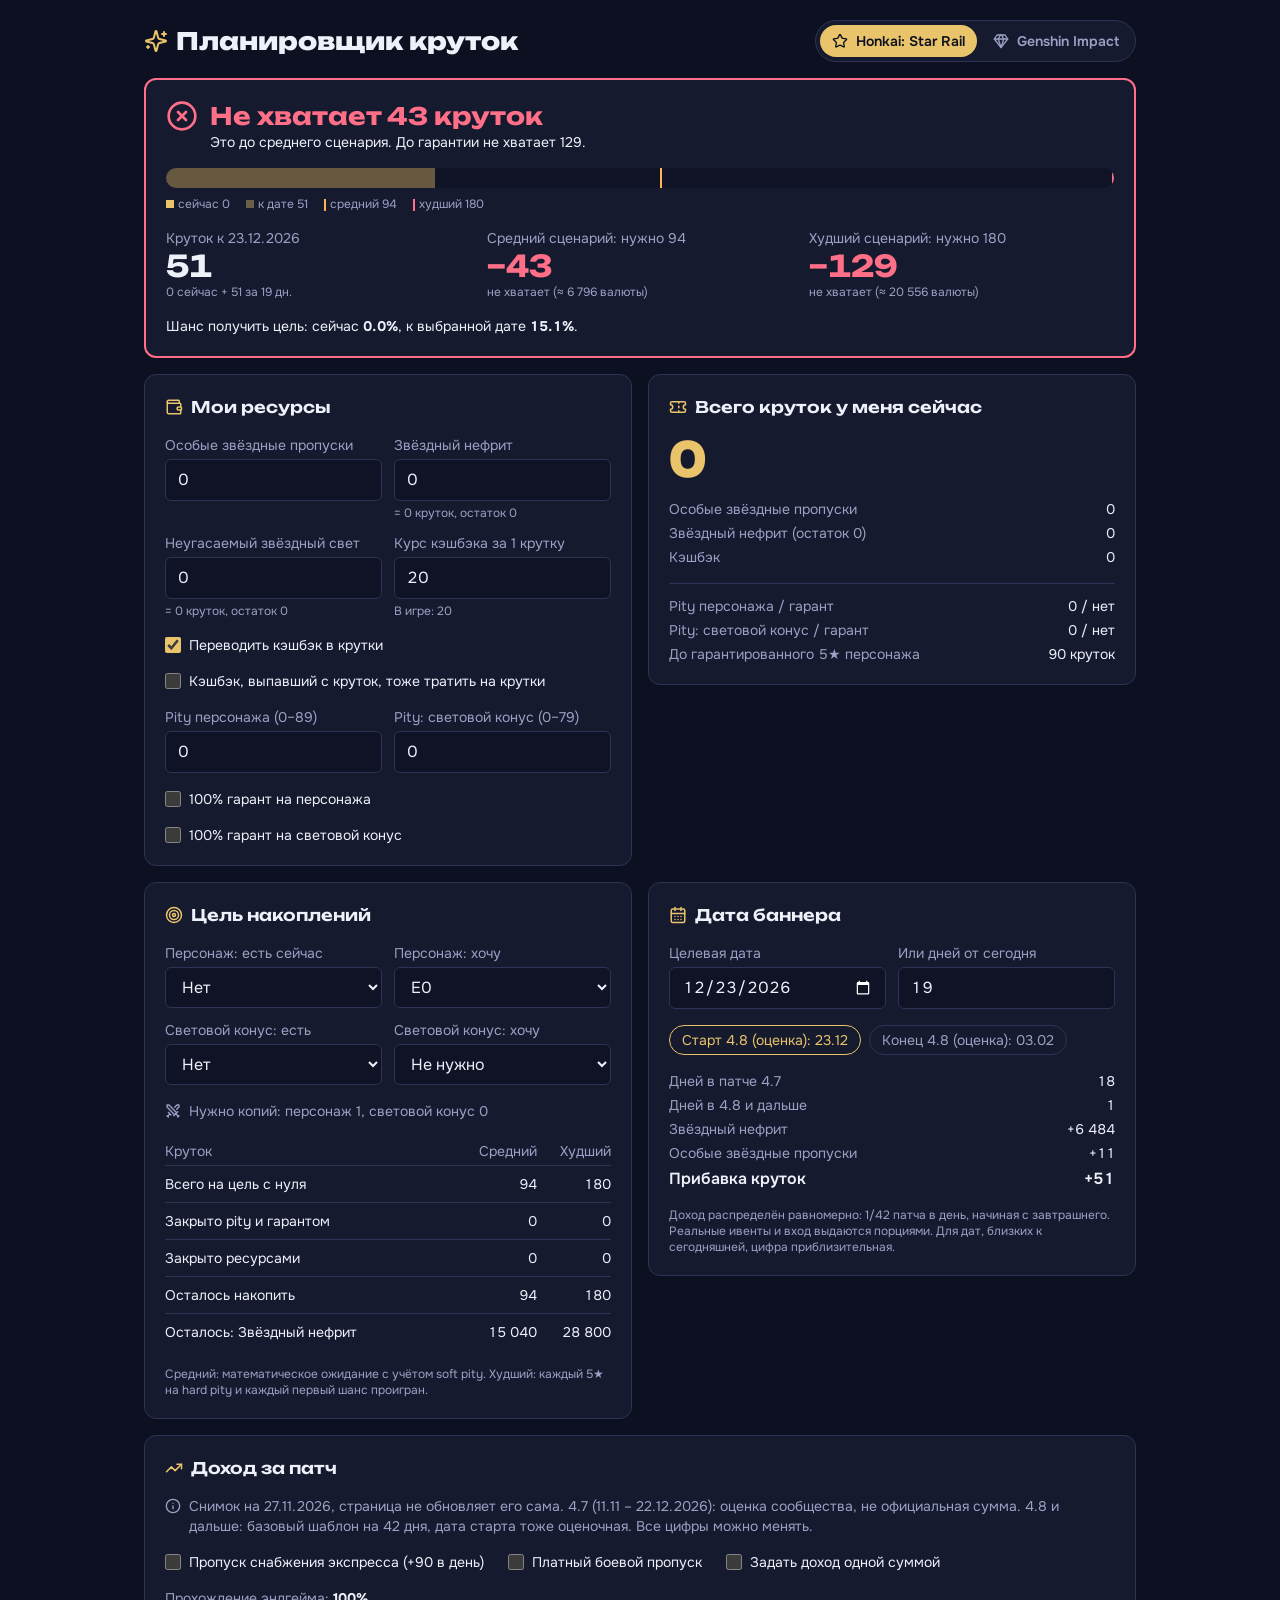
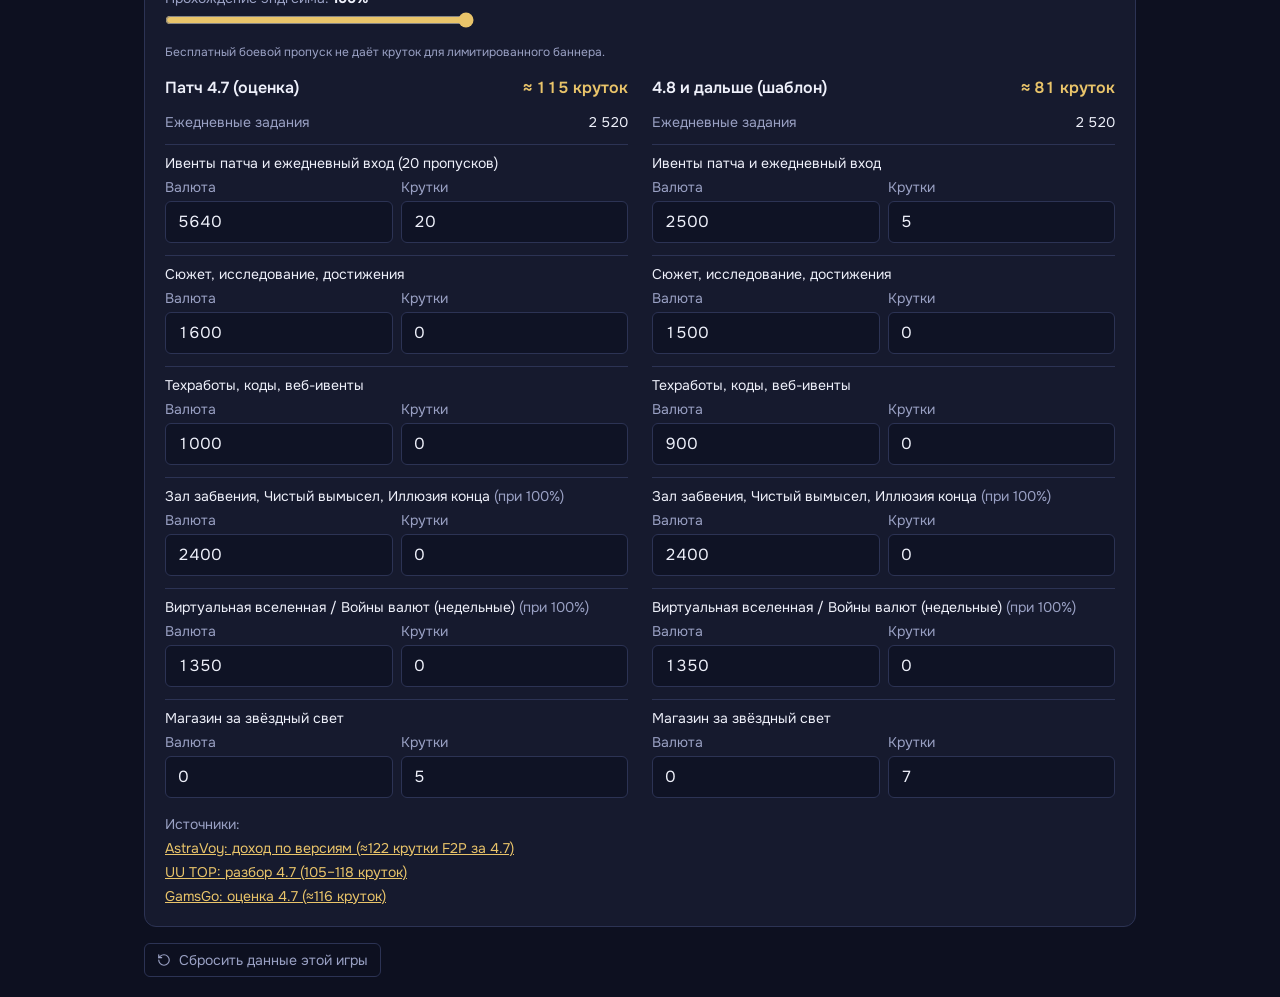
<file: index.html>
<!doctype html>
<html lang="ru">
<head>
<meta charset="utf-8">
<meta name="viewport" content="width=device-width, initial-scale=1">
<title>Планировщик круток</title>
<link rel="stylesheet" href="https://fonts.googleapis.com/css2?family=Onest:wght@400;600&family=Unbounded:wght@600;800&display=swap">
<style>/*! tailwindcss v4.3.3 | MIT License | https://tailwindcss.com */
@layer properties;
@layer theme, base, components, utilities;
@layer theme {
  :root, :host {
    --font-sans: -apple-system, BlinkMacSystemFont, "Segoe UI", Roboto, "Helvetica Neue",
      "Noto Sans", Arial, sans-serif, "Apple Color Emoji", "Segoe UI Emoji",
      "Segoe UI Symbol", "Noto Color Emoji";
    --font-mono: ui-monospace, SFMono-Regular, Menlo, Monaco, Consolas, "Liberation Mono",
      "Courier New", monospace;
    --spacing: 0.25rem;
    --container-5xl: 64rem;
    --text-xs: 0.75rem;
    --text-xs--line-height: calc(1 / 0.75);
    --text-sm: 0.875rem;
    --text-sm--line-height: calc(1.25 / 0.875);
    --text-base: 1rem;
    --text-base--line-height: calc(1.5 / 1);
    --text-xl: 1.25rem;
    --text-xl--line-height: calc(1.75 / 1.25);
    --text-2xl: 1.5rem;
    --text-2xl--line-height: calc(2 / 1.5);
    --text-3xl: 1.875rem;
    --text-3xl--line-height: calc(2.25 / 1.875);
    --text-5xl: 3rem;
    --text-5xl--line-height: 1;
    --font-weight-normal: 400;
    --font-weight-semibold: 600;
    --font-weight-bold: 700;
    --font-weight-extrabold: 800;
    --radius-md: 0.375rem;
    --radius-xl: 0.75rem;
    --default-transition-duration: 150ms;
    --default-transition-timing-function: cubic-bezier(0.4, 0, 0.2, 1);
    --default-font-family: var(--font-sans);
    --default-mono-font-family: var(--font-mono);
  }
}
@layer base {
  *, ::after, ::before, ::backdrop, ::file-selector-button {
    box-sizing: border-box;
    margin: 0;
    padding: 0;
    border: 0 solid;
  }
  html, :host {
    line-height: 1.5;
    -webkit-text-size-adjust: 100%;
    tab-size: 4;
    font-family: var(--default-font-family, -apple-system, BlinkMacSystemFont, "Segoe UI", Roboto, "Helvetica Neue", "Noto Sans", Arial, sans-serif, "Apple Color Emoji", "Segoe UI Emoji", "Segoe UI Symbol", "Noto Color Emoji");
    font-feature-settings: var(--default-font-feature-settings, normal);
    font-variation-settings: var(--default-font-variation-settings, normal);
    -webkit-tap-highlight-color: transparent;
  }
  hr {
    height: 0;
    color: inherit;
    border-top-width: 1px;
  }
  abbr:where([title]) {
    -webkit-text-decoration: underline dotted;
    text-decoration: underline dotted;
  }
  h1, h2, h3, h4, h5, h6 {
    font-size: inherit;
    font-weight: inherit;
  }
  a {
    color: inherit;
    -webkit-text-decoration: inherit;
    text-decoration: inherit;
  }
  b, strong {
    font-weight: bolder;
  }
  code, kbd, samp, pre {
    font-family: var(--default-mono-font-family, ui-monospace, SFMono-Regular, Menlo, Monaco, Consolas, "Liberation Mono", "Courier New", monospace);
    font-feature-settings: var(--default-mono-font-feature-settings, normal);
    font-variation-settings: var(--default-mono-font-variation-settings, normal);
    font-size: 1em;
  }
  small {
    font-size: 80%;
  }
  sub, sup {
    font-size: 75%;
    line-height: 0;
    position: relative;
    vertical-align: baseline;
  }
  sub {
    bottom: -0.25em;
  }
  sup {
    top: -0.5em;
  }
  table {
    text-indent: 0;
    border-color: inherit;
    border-collapse: collapse;
  }
  :-moz-focusring:where(:not(iframe)) {
    outline: auto;
  }
  progress {
    vertical-align: baseline;
  }
  summary {
    display: list-item;
  }
  ol, ul, menu {
    list-style: none;
  }
  img, svg, video, canvas, audio, iframe, embed, object {
    display: block;
    vertical-align: middle;
  }
  img, video {
    max-width: 100%;
    height: auto;
  }
  button, input, select, optgroup, textarea, ::file-selector-button {
    font: inherit;
    font-feature-settings: inherit;
    font-variation-settings: inherit;
    letter-spacing: inherit;
    color: inherit;
    border-radius: 0;
    background-color: transparent;
    opacity: 1;
  }
  :where(select:is([multiple], [size])) optgroup {
    font-weight: bolder;
  }
  :where(select:is([multiple], [size])) optgroup option {
    padding-inline-start: 20px;
  }
  ::file-selector-button {
    margin-inline-end: 4px;
  }
  ::placeholder {
    opacity: 1;
  }
  @supports (not (-webkit-appearance: -apple-pay-button))  or (contain-intrinsic-size: 1px) {
    ::placeholder {
      color: currentcolor;
      @supports (color: color-mix(in lab, red, red)) {
        color: color-mix(in oklab, currentcolor 50%, transparent);
      }
    }
  }
  textarea {
    resize: vertical;
  }
  ::-webkit-search-decoration {
    -webkit-appearance: none;
  }
  ::-webkit-date-and-time-value {
    min-height: 1lh;
    text-align: inherit;
  }
  ::-webkit-datetime-edit {
    display: inline-flex;
  }
  ::-webkit-datetime-edit-fields-wrapper {
    padding: 0;
  }
  ::-webkit-datetime-edit, ::-webkit-datetime-edit-year-field, ::-webkit-datetime-edit-month-field, ::-webkit-datetime-edit-day-field, ::-webkit-datetime-edit-hour-field, ::-webkit-datetime-edit-minute-field, ::-webkit-datetime-edit-second-field, ::-webkit-datetime-edit-millisecond-field, ::-webkit-datetime-edit-meridiem-field {
    padding-block: 0;
  }
  ::-webkit-calendar-picker-indicator {
    line-height: 1;
  }
  :-moz-ui-invalid {
    box-shadow: none;
  }
  button, input:where([type="button"], [type="reset"], [type="submit"]), ::file-selector-button {
    appearance: button;
  }
  ::-webkit-inner-spin-button, ::-webkit-outer-spin-button {
    height: auto;
  }
  [hidden]:where(:not([hidden="until-found"])) {
    display: none !important;
  }
}
@layer utilities {
  .sr-only {
    position: absolute;
    width: 1px;
    height: 1px;
    padding: 0;
    margin: -1px;
    overflow: hidden;
    clip-path: inset(50%);
    white-space: nowrap;
    border-width: 0;
  }
  .absolute {
    position: absolute;
  }
  .relative {
    position: relative;
  }
  .inset-y-0 {
    inset-block: 0px;
  }
  .left-0 {
    left: 0px;
  }
  .mx-auto {
    margin-inline: auto;
  }
  .mt-0\.5 {
    margin-top: calc(var(--spacing) * 0.5);
  }
  .mr-1 {
    margin-right: var(--spacing);
  }
  .flex {
    display: flex;
  }
  .grid {
    display: grid;
  }
  .inline-block {
    display: inline-block;
  }
  .table {
    display: table;
  }
  .h-2 {
    height: calc(var(--spacing) * 2);
  }
  .h-3 {
    height: calc(var(--spacing) * 3);
  }
  .h-4 {
    height: calc(var(--spacing) * 4);
  }
  .h-5 {
    height: calc(var(--spacing) * 5);
  }
  .min-h-screen {
    min-height: 100vh;
  }
  .w-0\.5 {
    width: calc(var(--spacing) * 0.5);
  }
  .w-2 {
    width: calc(var(--spacing) * 2);
  }
  .w-4 {
    width: calc(var(--spacing) * 4);
  }
  .w-full {
    width: 100%;
  }
  .max-w-5xl {
    max-width: var(--container-5xl);
  }
  .min-w-0 {
    min-width: 0px;
  }
  .shrink-0 {
    flex-shrink: 0;
  }
  .cursor-pointer {
    cursor: pointer;
  }
  .grid-cols-1 {
    grid-template-columns: repeat(1, minmax(0, 1fr));
  }
  .grid-cols-2 {
    grid-template-columns: repeat(2, minmax(0, 1fr));
  }
  .flex-col {
    flex-direction: column;
  }
  .flex-wrap {
    flex-wrap: wrap;
  }
  .items-baseline {
    align-items: baseline;
  }
  .items-center {
    align-items: center;
  }
  .items-start {
    align-items: flex-start;
  }
  .justify-between {
    justify-content: space-between;
  }
  .gap-1 {
    gap: var(--spacing);
  }
  .gap-2 {
    gap: calc(var(--spacing) * 2);
  }
  .gap-3 {
    gap: calc(var(--spacing) * 3);
  }
  .gap-4 {
    gap: calc(var(--spacing) * 4);
  }
  .gap-6 {
    gap: calc(var(--spacing) * 6);
  }
  .gap-x-4 {
    column-gap: calc(var(--spacing) * 4);
  }
  .gap-x-6 {
    column-gap: calc(var(--spacing) * 6);
  }
  .gap-y-1 {
    row-gap: var(--spacing);
  }
  .gap-y-3 {
    row-gap: calc(var(--spacing) * 3);
  }
  .overflow-hidden {
    overflow: hidden;
  }
  .overflow-x-auto {
    overflow-x: auto;
  }
  .rounded-full {
    border-radius: calc(infinity * 1px);
  }
  .rounded-md {
    border-radius: var(--radius-md);
  }
  .rounded-xl {
    border-radius: var(--radius-xl);
  }
  .border {
    border-style: var(--tw-border-style);
    border-width: 1px;
  }
  .border-2 {
    border-style: var(--tw-border-style);
    border-width: 2px;
  }
  .border-t {
    border-top-style: var(--tw-border-style);
    border-top-width: 1px;
  }
  .border-accent {
    border-color: var(--accent);
  }
  .border-bad {
    border-color: var(--bad);
  }
  .border-good {
    border-color: var(--good);
  }
  .border-line {
    border-color: var(--line);
  }
  .border-warn {
    border-color: var(--warn);
  }
  .bg-accent {
    background-color: var(--accent);
  }
  .bg-bad {
    background-color: var(--bad);
  }
  .bg-field {
    background-color: var(--field);
  }
  .bg-panel {
    background-color: var(--panel);
  }
  .bg-warn {
    background-color: var(--warn);
  }
  .p-1 {
    padding: var(--spacing);
  }
  .p-4 {
    padding: calc(var(--spacing) * 4);
  }
  .px-3 {
    padding-inline: calc(var(--spacing) * 3);
  }
  .py-1 {
    padding-block: var(--spacing);
  }
  .py-1\.5 {
    padding-block: calc(var(--spacing) * 1.5);
  }
  .py-2 {
    padding-block: calc(var(--spacing) * 2);
  }
  .py-5 {
    padding-block: calc(var(--spacing) * 5);
  }
  .pt-2 {
    padding-top: calc(var(--spacing) * 2);
  }
  .pt-3 {
    padding-top: calc(var(--spacing) * 3);
  }
  .pr-2 {
    padding-right: calc(var(--spacing) * 2);
  }
  .pb-1 {
    padding-bottom: var(--spacing);
  }
  .text-left {
    text-align: left;
  }
  .text-right {
    text-align: right;
  }
  .align-middle {
    vertical-align: middle;
  }
  .text-2xl {
    font-size: var(--text-2xl);
    line-height: var(--tw-leading, var(--text-2xl--line-height));
  }
  .text-3xl {
    font-size: var(--text-3xl);
    line-height: var(--tw-leading, var(--text-3xl--line-height));
  }
  .text-5xl {
    font-size: var(--text-5xl);
    line-height: var(--tw-leading, var(--text-5xl--line-height));
  }
  .text-base {
    font-size: var(--text-base);
    line-height: var(--tw-leading, var(--text-base--line-height));
  }
  .text-sm {
    font-size: var(--text-sm);
    line-height: var(--tw-leading, var(--text-sm--line-height));
  }
  .text-xl {
    font-size: var(--text-xl);
    line-height: var(--tw-leading, var(--text-xl--line-height));
  }
  .text-xs {
    font-size: var(--text-xs);
    line-height: var(--tw-leading, var(--text-xs--line-height));
  }
  .font-bold {
    --tw-font-weight: var(--font-weight-bold);
    font-weight: var(--font-weight-bold);
  }
  .font-extrabold {
    --tw-font-weight: var(--font-weight-extrabold);
    font-weight: var(--font-weight-extrabold);
  }
  .font-normal {
    --tw-font-weight: var(--font-weight-normal);
    font-weight: var(--font-weight-normal);
  }
  .font-semibold {
    --tw-font-weight: var(--font-weight-semibold);
    font-weight: var(--font-weight-semibold);
  }
  .text-accent {
    color: var(--accent);
  }
  .text-bad {
    color: var(--bad);
  }
  .text-bg {
    color: var(--bg);
  }
  .text-dim {
    color: var(--dim);
  }
  .text-good {
    color: var(--good);
  }
  .text-ink {
    color: var(--ink);
  }
  .text-warn {
    color: var(--warn);
  }
  .tabular-nums {
    --tw-numeric-spacing: tabular-nums;
    font-variant-numeric: var(--tw-ordinal,) var(--tw-slashed-zero,) var(--tw-numeric-figure,) var(--tw-numeric-spacing,) var(--tw-numeric-fraction,);
  }
  .underline {
    text-decoration-line: underline;
  }
  .accent-\[var\(--accent\)\] {
    accent-color: var(--accent);
  }
  .opacity-40 {
    opacity: 40%;
  }
  .opacity-50 {
    opacity: 50%;
  }
  .transition-all {
    transition-property: all;
    transition-timing-function: var(--tw-ease, var(--default-transition-timing-function));
    transition-duration: var(--tw-duration, var(--default-transition-duration));
  }
  @media (hover: hover) {
    .hover\:text-ink:hover {
      color: var(--ink);
    }
  }
  .focus\:border-accent:focus {
    border-color: var(--accent);
  }
  .focus\:outline-none:focus {
    --tw-outline-style: none;
    outline-style: none;
  }
  @media (width >= 40rem) {
    .sm\:grid-cols-2 {
      grid-template-columns: repeat(2, minmax(0, 1fr));
    }
    .sm\:grid-cols-3 {
      grid-template-columns: repeat(3, minmax(0, 1fr));
    }
    .sm\:p-5 {
      padding: calc(var(--spacing) * 5);
    }
    .sm\:text-2xl {
      font-size: var(--text-2xl);
      line-height: var(--tw-leading, var(--text-2xl--line-height));
    }
  }
  @media (width >= 48rem) {
    .md\:grid-cols-2 {
      grid-template-columns: repeat(2, minmax(0, 1fr));
    }
  }
  @media (width >= 64rem) {
    .lg\:col-span-2 {
      grid-column: span 2 / span 2;
    }
    .lg\:grid-cols-2 {
      grid-template-columns: repeat(2, minmax(0, 1fr));
    }
  }
}
@property --tw-border-style {
  syntax: "*";
  inherits: false;
  initial-value: solid;
}
@property --tw-font-weight {
  syntax: "*";
  inherits: false;
}
@property --tw-ordinal {
  syntax: "*";
  inherits: false;
}
@property --tw-slashed-zero {
  syntax: "*";
  inherits: false;
}
@property --tw-numeric-figure {
  syntax: "*";
  inherits: false;
}
@property --tw-numeric-spacing {
  syntax: "*";
  inherits: false;
}
@property --tw-numeric-fraction {
  syntax: "*";
  inherits: false;
}
@layer properties {
  @supports ((-webkit-hyphens: none) and (not (margin-trim: inline))) or ((-moz-orient: inline) and (not (color:rgb(from red r g b)))) {
    *, ::before, ::after, ::backdrop {
      --tw-border-style: solid;
      --tw-font-weight: initial;
      --tw-ordinal: initial;
      --tw-slashed-zero: initial;
      --tw-numeric-figure: initial;
      --tw-numeric-spacing: initial;
      --tw-numeric-fraction: initial;
    }
  }
}

/* Тёмная тема. Акцент меняется по игре: золото билета HSR, бирюза судьбы Genshin. */
:root{color-scheme:dark;--bg:#0d1020;--panel:#161a2e;--field:#0f1325;--line:#2c3354;--ink:#eef0fa;--dim:#9aa1c4;--accent:#e9c46a;--good:#5ee0a0;--warn:#ffb454;--bad:#ff7088}
body{background:var(--bg);color:var(--ink);font-family:Onest,system-ui,sans-serif}
.font-display{font-family:Unbounded,Onest,system-ui,sans-serif;text-wrap:balance}
.app{background:var(--bg)}
.app[data-game=gi]{--accent:#6fd6e8}
.shell{padding-left:max(16px,env(safe-area-inset-left,0px));padding-right:max(16px,env(safe-area-inset-right,0px))}
:focus-visible{outline:2px solid var(--accent);outline-offset:2px}
button{cursor:pointer}
@media (prefers-reduced-motion:reduce){*{transition:none!important}}
</style>
</head>
<body style="margin:0">
<div id="root"></div>
<script>(()=>{var ju=Object.create;var xl=Object.defineProperty;var Wu=Object.getOwnPropertyDescriptor;var Hu=Object.getOwnPropertyNames;var Su=Object.getPrototypeOf,Au=Object.prototype.hasOwnProperty;var aa=(t,a)=>()=>{try{return a||t((a={exports:{}}).exports,a),a.exports}catch(r){throw a=0,r}};var bu=(t,a,r,e)=>{if(a&&typeof a=="object"||typeof a=="function")for(let i of Hu(a))!Au.call(t,i)&&i!==r&&xl(t,i,{get:()=>a[i],enumerable:!(e=Wu(a,i))||e.enumerable});return t};var ha=(t,a,r)=>(r=t!=null?ju(Su(t)):{},bu(a||!t||!t.__esModule?xl(r,"default",{value:t,enumerable:!0}):r,t));var Al=aa(W=>{"use strict";var po=Symbol.for("react.transitional.element"),Vu=Symbol.for("react.portal"),zu=Symbol.for("react.fragment"),Tu=Symbol.for("react.strict_mode"),Eu=Symbol.for("react.profiler"),Du=Symbol.for("react.consumer"),Ou=Symbol.for("react.context"),Uu=Symbol.for("react.forward_ref"),Nu=Symbol.for("react.suspense"),Zu=Symbol.for("react.memo"),wl=Symbol.for("react.lazy"),Ru=Symbol.for("react.activity"),Ml=Symbol.iterator;function _u(t){return t===null||typeof t!="object"?null:(t=Ml&&t[Ml]||t["@@iterator"],typeof t=="function"?t:null)}var Bl={isMounted:function(){return!1},enqueueForceUpdate:function(){},enqueueReplaceState:function(){},enqueueSetState:function(){}},jl=Object.assign,Wl={};function br(t,a,r){this.props=t,this.context=a,this.refs=Wl,this.updater=r||Bl}br.prototype.isReactComponent={};br.prototype.setState=function(t,a){if(typeof t!="object"&&typeof t!="function"&&t!=null)throw Error("takes an object of state variables to update or a function which returns an object of state variables.");this.updater.enqueueSetState(this,t,a,"setState")};br.prototype.forceUpdate=function(t){this.updater.enqueueForceUpdate(this,t,"forceUpdate")};function Hl(){}Hl.prototype=br.prototype;function fo(t,a,r){this.props=t,this.context=a,this.refs=Wl,this.updater=r||Bl}var ko=fo.prototype=new Hl;ko.constructor=fo;jl(ko,br.prototype);ko.isPureReactComponent=!0;var yl=Array.isArray;function so(){}var Q={H:null,A:null,T:null,S:null},Sl=Object.prototype.hasOwnProperty;function vo(t,a,r){var e=r.ref;return{$$typeof:po,type:t,key:a,ref:e!==void 0?e:null,props:r}}function qu(t,a){return vo(t.type,a,t.props)}function Lo(t){return typeof t=="object"&&t!==null&&t.$$typeof===po}function Gu(t){var a={"=":"=0",":":"=2"};return"$"+t.replace(/[=:]/g,function(r){return a[r]})}var ml=/\/+/g;function go(t,a){return typeof t=="object"&&t!==null&&t.key!=null?Gu(""+t.key):a.toString(36)}function Yu(t){switch(t.status){case"fulfilled":return t.value;case"rejected":throw t.reason;default:switch(typeof t.status=="string"?t.then(so,so):(t.status="pending",t.then(function(a){t.status==="pending"&&(t.status="fulfilled",t.value=a)},function(a){t.status==="pending"&&(t.status="rejected",t.reason=a)})),t.status){case"fulfilled":return t.value;case"rejected":throw t.reason}}throw t}function Ar(t,a,r,e,i){var o=typeof t;(o==="undefined"||o==="boolean")&&(t=null);var n=!1;if(t===null)n=!0;else switch(o){case"bigint":case"string":case"number":n=!0;break;case"object":switch(t.$$typeof){case po:case Vu:n=!0;break;case wl:return n=t._init,Ar(n(t._payload),a,r,e,i)}}if(n)return i=i(t),n=e===""?"."+go(t,0):e,yl(i)?(r="",n!=null&&(r=n.replace(ml,"$&/")+"/"),Ar(i,a,r,"",function(h){return h})):i!=null&&(Lo(i)&&(i=qu(i,r+(i.key==null||t&&t.key===i.key?"":(""+i.key).replace(ml,"$&/")+"/")+n)),a.push(i)),1;n=0;var l=e===""?".":e+":";if(yl(t))for(var d=0;d<t.length;d++)e=t[d],o=l+go(e,d),n+=Ar(e,a,r,o,i);else if(d=_u(t),typeof d=="function")for(t=d.call(t),d=0;!(e=t.next()).done;)e=e.value,o=l+go(e,d++),n+=Ar(e,a,r,o,i);else if(o==="object"){if(typeof t.then=="function")return Ar(Yu(t),a,r,e,i);throw a=String(t),Error("Objects are not valid as a React child (found: "+(a==="[object Object]"?"object with keys {"+Object.keys(t).join(", ")+"}":a)+"). If you meant to render a collection of children, use an array instead.")}return n}function Si(t,a,r){if(t==null)return t;var e=[],i=0;return Ar(t,e,"","",function(o){return a.call(r,o,i++)}),e}function Xu(t){if(t._status===-1){var a=t._result;a=a(),a.then(function(r){(t._status===0||t._status===-1)&&(t._status=1,t._result=r)},function(r){(t._status===0||t._status===-1)&&(t._status=2,t._result=r)}),t._status===-1&&(t._status=0,t._result=a)}if(t._status===1)return t._result.default;throw t._result}var Cl=typeof reportError=="function"?reportError:function(t){if(typeof window=="object"&&typeof window.ErrorEvent=="function"){var a=new window.ErrorEvent("error",{bubbles:!0,cancelable:!0,message:typeof t=="object"&&t!==null&&typeof t.message=="string"?String(t.message):String(t),error:t});if(!window.dispatchEvent(a))return}else if(typeof process=="object"&&typeof process.emit=="function"){process.emit("uncaughtException",t);return}console.error(t)},Qu={map:Si,forEach:function(t,a,r){Si(t,function(){a.apply(this,arguments)},r)},count:function(t){var a=0;return Si(t,function(){a++}),a},toArray:function(t){return Si(t,function(a){return a})||[]},only:function(t){if(!Lo(t))throw Error("React.Children.only expected to receive a single React element child.");return t}};W.Activity=Ru;W.Children=Qu;W.Component=br;W.Fragment=zu;W.Profiler=Eu;W.PureComponent=fo;W.StrictMode=Tu;W.Suspense=Nu;W.__CLIENT_INTERNALS_DO_NOT_USE_OR_WARN_USERS_THEY_CANNOT_UPGRADE=Q;W.__COMPILER_RUNTIME={__proto__:null,c:function(t){return Q.H.useMemoCache(t)}};W.cache=function(t){return function(){return t.apply(null,arguments)}};W.cacheSignal=function(){return null};W.cloneElement=function(t,a,r){if(t==null)throw Error("The argument must be a React element, but you passed "+t+".");var e=jl({},t.props),i=t.key;if(a!=null)for(o in a.key!==void 0&&(i=""+a.key),a)!Sl.call(a,o)||o==="key"||o==="__self"||o==="__source"||o==="ref"&&a.ref===void 0||(e[o]=a[o]);var o=arguments.length-2;if(o===1)e.children=r;else if(1<o){for(var n=Array(o),l=0;l<o;l++)n[l]=arguments[l+2];e.children=n}return vo(t.type,i,e)};W.createContext=function(t){return t={$$typeof:Ou,_currentValue:t,_currentValue2:t,_threadCount:0,Provider:null,Consumer:null},t.Provider=t,t.Consumer={$$typeof:Du,_context:t},t};W.createElement=function(t,a,r){var e,i={},o=null;if(a!=null)for(e in a.key!==void 0&&(o=""+a.key),a)Sl.call(a,e)&&e!=="key"&&e!=="__self"&&e!=="__source"&&(i[e]=a[e]);var n=arguments.length-2;if(n===1)i.children=r;else if(1<n){for(var l=Array(n),d=0;d<n;d++)l[d]=arguments[d+2];i.children=l}if(t&&t.defaultProps)for(e in n=t.defaultProps,n)i[e]===void 0&&(i[e]=n[e]);return vo(t,o,i)};W.createRef=function(){return{current:null}};W.forwardRef=function(t){return{$$typeof:Uu,render:t}};W.isValidElement=Lo;W.lazy=function(t){return{$$typeof:wl,_payload:{_status:-1,_result:t},_init:Xu}};W.memo=function(t,a){return{$$typeof:Zu,type:t,compare:a===void 0?null:a}};W.startTransition=function(t){var a=Q.T,r={};Q.T=r;try{var e=t(),i=Q.S;i!==null&&i(r,e),typeof e=="object"&&e!==null&&typeof e.then=="function"&&e.then(so,Cl)}catch(o){Cl(o)}finally{a!==null&&r.types!==null&&(a.types=r.types),Q.T=a}};W.unstable_useCacheRefresh=function(){return Q.H.useCacheRefresh()};W.use=function(t){return Q.H.use(t)};W.useActionState=function(t,a,r){return Q.H.useActionState(t,a,r)};W.useCallback=function(t,a){return Q.H.useCallback(t,a)};W.useContext=function(t){return Q.H.useContext(t)};W.useDebugValue=function(){};W.useDeferredValue=function(t,a){return Q.H.useDeferredValue(t,a)};W.useEffect=function(t,a){return Q.H.useEffect(t,a)};W.useEffectEvent=function(t){return Q.H.useEffectEvent(t)};W.useId=function(){return Q.H.useId()};W.useImperativeHandle=function(t,a,r){return Q.H.useImperativeHandle(t,a,r)};W.useInsertionEffect=function(t,a){return Q.H.useInsertionEffect(t,a)};W.useLayoutEffect=function(t,a){return Q.H.useLayoutEffect(t,a)};W.useMemo=function(t,a){return Q.H.useMemo(t,a)};W.useOptimistic=function(t,a){return Q.H.useOptimistic(t,a)};W.useReducer=function(t,a,r){return Q.H.useReducer(t,a,r)};W.useRef=function(t){return Q.H.useRef(t)};W.useState=function(t){return Q.H.useState(t)};W.useSyncExternalStore=function(t,a,r){return Q.H.useSyncExternalStore(t,a,r)};W.useTransition=function(){return Q.H.useTransition()};W.version="19.2.8"});var dr=aa((qs,bl)=>{"use strict";bl.exports=Al()});var Rl=aa($=>{"use strict";function mo(t,a){var r=t.length;t.push(a);t:for(;0<r;){var e=r-1>>>1,i=t[e];if(0<Ai(i,a))t[e]=a,t[r]=i,r=e;else break t}}function ra(t){return t.length===0?null:t[0]}function Vi(t){if(t.length===0)return null;var a=t[0],r=t.pop();if(r!==a){t[0]=r;t:for(var e=0,i=t.length,o=i>>>1;e<o;){var n=2*(e+1)-1,l=t[n],d=n+1,h=t[d];if(0>Ai(l,r))d<i&&0>Ai(h,l)?(t[e]=h,t[d]=r,e=d):(t[e]=l,t[n]=r,e=n);else if(d<i&&0>Ai(h,r))t[e]=h,t[d]=r,e=d;else break t}}return a}function Ai(t,a){var r=t.sortIndex-a.sortIndex;return r!==0?r:t.id-a.id}$.unstable_now=void 0;typeof performance=="object"&&typeof performance.now=="function"?(Vl=performance,$.unstable_now=function(){return Vl.now()}):(xo=Date,zl=xo.now(),$.unstable_now=function(){return xo.now()-zl});var Vl,xo,zl,ua=[],za=[],Ku=1,Rt=null,vt=3,Co=!1,we=!1,Be=!1,wo=!1,Dl=typeof setTimeout=="function"?setTimeout:null,Ol=typeof clearTimeout=="function"?clearTimeout:null,Tl=typeof setImmediate<"u"?setImmediate:null;function bi(t){for(var a=ra(za);a!==null;){if(a.callback===null)Vi(za);else if(a.startTime<=t)Vi(za),a.sortIndex=a.expirationTime,mo(ua,a);else break;a=ra(za)}}function Bo(t){if(Be=!1,bi(t),!we)if(ra(ua)!==null)we=!0,zr||(zr=!0,Vr());else{var a=ra(za);a!==null&&jo(Bo,a.startTime-t)}}var zr=!1,je=-1,Ul=5,Nl=-1;function Zl(){return wo?!0:!($.unstable_now()-Nl<Ul)}function Mo(){if(wo=!1,zr){var t=$.unstable_now();Nl=t;var a=!0;try{t:{we=!1,Be&&(Be=!1,Ol(je),je=-1),Co=!0;var r=vt;try{a:{for(bi(t),Rt=ra(ua);Rt!==null&&!(Rt.expirationTime>t&&Zl());){var e=Rt.callback;if(typeof e=="function"){Rt.callback=null,vt=Rt.priorityLevel;var i=e(Rt.expirationTime<=t);if(t=$.unstable_now(),typeof i=="function"){Rt.callback=i,bi(t),a=!0;break a}Rt===ra(ua)&&Vi(ua),bi(t)}else Vi(ua);Rt=ra(ua)}if(Rt!==null)a=!0;else{var o=ra(za);o!==null&&jo(Bo,o.startTime-t),a=!1}}break t}finally{Rt=null,vt=r,Co=!1}a=void 0}}finally{a?Vr():zr=!1}}}var Vr;typeof Tl=="function"?Vr=function(){Tl(Mo)}:typeof MessageChannel<"u"?(yo=new MessageChannel,El=yo.port2,yo.port1.onmessage=Mo,Vr=function(){El.postMessage(null)}):Vr=function(){Dl(Mo,0)};var yo,El;function jo(t,a){je=Dl(function(){t($.unstable_now())},a)}$.unstable_IdlePriority=5;$.unstable_ImmediatePriority=1;$.unstable_LowPriority=4;$.unstable_NormalPriority=3;$.unstable_Profiling=null;$.unstable_UserBlockingPriority=2;$.unstable_cancelCallback=function(t){t.callback=null};$.unstable_forceFrameRate=function(t){0>t||125<t?console.error("forceFrameRate takes a positive int between 0 and 125, forcing frame rates higher than 125 fps is not supported"):Ul=0<t?Math.floor(1e3/t):5};$.unstable_getCurrentPriorityLevel=function(){return vt};$.unstable_next=function(t){switch(vt){case 1:case 2:case 3:var a=3;break;default:a=vt}var r=vt;vt=a;try{return t()}finally{vt=r}};$.unstable_requestPaint=function(){wo=!0};$.unstable_runWithPriority=function(t,a){switch(t){case 1:case 2:case 3:case 4:case 5:break;default:t=3}var r=vt;vt=t;try{return a()}finally{vt=r}};$.unstable_scheduleCallback=function(t,a,r){var e=$.unstable_now();switch(typeof r=="object"&&r!==null?(r=r.delay,r=typeof r=="number"&&0<r?e+r:e):r=e,t){case 1:var i=-1;break;case 2:i=250;break;case 5:i=1073741823;break;case 4:i=1e4;break;default:i=5e3}return i=r+i,t={id:Ku++,callback:a,priorityLevel:t,startTime:r,expirationTime:i,sortIndex:-1},r>e?(t.sortIndex=r,mo(za,t),ra(ua)===null&&t===ra(za)&&(Be?(Ol(je),je=-1):Be=!0,jo(Bo,r-e))):(t.sortIndex=i,mo(ua,t),we||Co||(we=!0,zr||(zr=!0,Vr()))),t};$.unstable_shouldYield=Zl;$.unstable_wrapCallback=function(t){var a=vt;return function(){var r=vt;vt=a;try{return t.apply(this,arguments)}finally{vt=r}}}});var ql=aa((Ys,_l)=>{"use strict";_l.exports=Rl()});var Yl=aa(xt=>{"use strict";var Ju=dr();function Gl(t){var a="https://react.dev/errors/"+t;if(1<arguments.length){a+="?args[]="+encodeURIComponent(arguments[1]);for(var r=2;r<arguments.length;r++)a+="&args[]="+encodeURIComponent(arguments[r])}return"Minified React error #"+t+"; visit "+a+" for the full message or use the non-minified dev environment for full errors and additional helpful warnings."}function Ta(){}var Lt={d:{f:Ta,r:function(){throw Error(Gl(522))},D:Ta,C:Ta,L:Ta,m:Ta,X:Ta,S:Ta,M:Ta},p:0,findDOMNode:null},Fu=Symbol.for("react.portal");function $u(t,a,r){var e=3<arguments.length&&arguments[3]!==void 0?arguments[3]:null;return{$$typeof:Fu,key:e==null?null:""+e,children:t,containerInfo:a,implementation:r}}var We=Ju.__CLIENT_INTERNALS_DO_NOT_USE_OR_WARN_USERS_THEY_CANNOT_UPGRADE;function zi(t,a){if(t==="font")return"";if(typeof a=="string")return a==="use-credentials"?a:""}xt.__DOM_INTERNALS_DO_NOT_USE_OR_WARN_USERS_THEY_CANNOT_UPGRADE=Lt;xt.createPortal=function(t,a){var r=2<arguments.length&&arguments[2]!==void 0?arguments[2]:null;if(!a||a.nodeType!==1&&a.nodeType!==9&&a.nodeType!==11)throw Error(Gl(299));return $u(t,a,null,r)};xt.flushSync=function(t){var a=We.T,r=Lt.p;try{if(We.T=null,Lt.p=2,t)return t()}finally{We.T=a,Lt.p=r,Lt.d.f()}};xt.preconnect=function(t,a){typeof t=="string"&&(a?(a=a.crossOrigin,a=typeof a=="string"?a==="use-credentials"?a:"":void 0):a=null,Lt.d.C(t,a))};xt.prefetchDNS=function(t){typeof t=="string"&&Lt.d.D(t)};xt.preinit=function(t,a){if(typeof t=="string"&&a&&typeof a.as=="string"){var r=a.as,e=zi(r,a.crossOrigin),i=typeof a.integrity=="string"?a.integrity:void 0,o=typeof a.fetchPriority=="string"?a.fetchPriority:void 0;r==="style"?Lt.d.S(t,typeof a.precedence=="string"?a.precedence:void 0,{crossOrigin:e,integrity:i,fetchPriority:o}):r==="script"&&Lt.d.X(t,{crossOrigin:e,integrity:i,fetchPriority:o,nonce:typeof a.nonce=="string"?a.nonce:void 0})}};xt.preinitModule=function(t,a){if(typeof t=="string")if(typeof a=="object"&&a!==null){if(a.as==null||a.as==="script"){var r=zi(a.as,a.crossOrigin);Lt.d.M(t,{crossOrigin:r,integrity:typeof a.integrity=="string"?a.integrity:void 0,nonce:typeof a.nonce=="string"?a.nonce:void 0})}}else a==null&&Lt.d.M(t)};xt.preload=function(t,a){if(typeof t=="string"&&typeof a=="object"&&a!==null&&typeof a.as=="string"){var r=a.as,e=zi(r,a.crossOrigin);Lt.d.L(t,r,{crossOrigin:e,integrity:typeof a.integrity=="string"?a.integrity:void 0,nonce:typeof a.nonce=="string"?a.nonce:void 0,type:typeof a.type=="string"?a.type:void 0,fetchPriority:typeof a.fetchPriority=="string"?a.fetchPriority:void 0,referrerPolicy:typeof a.referrerPolicy=="string"?a.referrerPolicy:void 0,imageSrcSet:typeof a.imageSrcSet=="string"?a.imageSrcSet:void 0,imageSizes:typeof a.imageSizes=="string"?a.imageSizes:void 0,media:typeof a.media=="string"?a.media:void 0})}};xt.preloadModule=function(t,a){if(typeof t=="string")if(a){var r=zi(a.as,a.crossOrigin);Lt.d.m(t,{as:typeof a.as=="string"&&a.as!=="script"?a.as:void 0,crossOrigin:r,integrity:typeof a.integrity=="string"?a.integrity:void 0})}else Lt.d.m(t)};xt.requestFormReset=function(t){Lt.d.r(t)};xt.unstable_batchedUpdates=function(t,a){return t(a)};xt.useFormState=function(t,a,r){return We.H.useFormState(t,a,r)};xt.useFormStatus=function(){return We.H.useHostTransitionStatus()};xt.version="19.2.8"});var Kl=aa((Qs,Ql)=>{"use strict";function Xl(){if(!(typeof __REACT_DEVTOOLS_GLOBAL_HOOK__>"u"||typeof __REACT_DEVTOOLS_GLOBAL_HOOK__.checkDCE!="function"))try{__REACT_DEVTOOLS_GLOBAL_HOOK__.checkDCE(Xl)}catch(t){console.error(t)}}Xl(),Ql.exports=Yl()});var nu=aa(io=>{"use strict";var dt=ql(),Mc=dr(),Pu=Kl();function M(t){var a="https://react.dev/errors/"+t;if(1<arguments.length){a+="?args[]="+encodeURIComponent(arguments[1]);for(var r=2;r<arguments.length;r++)a+="&args[]="+encodeURIComponent(arguments[r])}return"Minified React error #"+t+"; visit "+a+" for the full message or use the non-minified dev environment for full errors and additional helpful warnings."}function yc(t){return!(!t||t.nodeType!==1&&t.nodeType!==9&&t.nodeType!==11)}function si(t){var a=t,r=t;if(t.alternate)for(;a.return;)a=a.return;else{t=a;do a=t,(a.flags&4098)!==0&&(r=a.return),t=a.return;while(t)}return a.tag===3?r:null}function mc(t){if(t.tag===13){var a=t.memoizedState;if(a===null&&(t=t.alternate,t!==null&&(a=t.memoizedState)),a!==null)return a.dehydrated}return null}function Cc(t){if(t.tag===31){var a=t.memoizedState;if(a===null&&(t=t.alternate,t!==null&&(a=t.memoizedState)),a!==null)return a.dehydrated}return null}function Jl(t){if(si(t)!==t)throw Error(M(188))}function Iu(t){var a=t.alternate;if(!a){if(a=si(t),a===null)throw Error(M(188));return a!==t?null:t}for(var r=t,e=a;;){var i=r.return;if(i===null)break;var o=i.alternate;if(o===null){if(e=i.return,e!==null){r=e;continue}break}if(i.child===o.child){for(o=i.child;o;){if(o===r)return Jl(i),t;if(o===e)return Jl(i),a;o=o.sibling}throw Error(M(188))}if(r.return!==e.return)r=i,e=o;else{for(var n=!1,l=i.child;l;){if(l===r){n=!0,r=i,e=o;break}if(l===e){n=!0,e=i,r=o;break}l=l.sibling}if(!n){for(l=o.child;l;){if(l===r){n=!0,r=o,e=i;break}if(l===e){n=!0,e=o,r=i;break}l=l.sibling}if(!n)throw Error(M(189))}}if(r.alternate!==e)throw Error(M(190))}if(r.tag!==3)throw Error(M(188));return r.stateNode.current===r?t:a}function wc(t){var a=t.tag;if(a===5||a===26||a===27||a===6)return t;for(t=t.child;t!==null;){if(a=wc(t),a!==null)return a;t=t.sibling}return null}var F=Object.assign,t4=Symbol.for("react.element"),Ti=Symbol.for("react.transitional.element"),Ee=Symbol.for("react.portal"),Nr=Symbol.for("react.fragment"),Bc=Symbol.for("react.strict_mode"),ln=Symbol.for("react.profiler"),jc=Symbol.for("react.consumer"),xa=Symbol.for("react.context"),r1=Symbol.for("react.forward_ref"),dn=Symbol.for("react.suspense"),cn=Symbol.for("react.suspense_list"),e1=Symbol.for("react.memo"),Ea=Symbol.for("react.lazy"),hn=Symbol.for("react.activity"),a4=Symbol.for("react.memo_cache_sentinel"),Fl=Symbol.iterator;function He(t){return t===null||typeof t!="object"?null:(t=Fl&&t[Fl]||t["@@iterator"],typeof t=="function"?t:null)}var r4=Symbol.for("react.client.reference");function un(t){if(t==null)return null;if(typeof t=="function")return t.$$typeof===r4?null:t.displayName||t.name||null;if(typeof t=="string")return t;switch(t){case Nr:return"Fragment";case ln:return"Profiler";case Bc:return"StrictMode";case dn:return"Suspense";case cn:return"SuspenseList";case hn:return"Activity"}if(typeof t=="object")switch(t.$$typeof){case Ee:return"Portal";case xa:return t.displayName||"Context";case jc:return(t._context.displayName||"Context")+".Consumer";case r1:var a=t.render;return t=t.displayName,t||(t=a.displayName||a.name||"",t=t!==""?"ForwardRef("+t+")":"ForwardRef"),t;case e1:return a=t.displayName||null,a!==null?a:un(t.type)||"Memo";case Ea:a=t._payload,t=t._init;try{return un(t(a))}catch{}}return null}var De=Array.isArray,B=Mc.__CLIENT_INTERNALS_DO_NOT_USE_OR_WARN_USERS_THEY_CANNOT_UPGRADE,U=Pu.__DOM_INTERNALS_DO_NOT_USE_OR_WARN_USERS_THEY_CANNOT_UPGRADE,pr={pending:!1,data:null,method:null,action:null},gn=[],Zr=-1;function la(t){return{current:t}}function ut(t){0>Zr||(t.current=gn[Zr],gn[Zr]=null,Zr--)}function Y(t,a){Zr++,gn[Zr]=t.current,t.current=a}var na=la(null),Ie=la(null),Xa=la(null),s2=la(null);function p2(t,a){switch(Y(Xa,a),Y(Ie,t),Y(na,null),a.nodeType){case 9:case 11:t=(t=a.documentElement)&&(t=t.namespaceURI)?ec(t):0;break;default:if(t=a.tagName,a=a.namespaceURI)a=ec(a),t=Xh(a,t);else switch(t){case"svg":t=1;break;case"math":t=2;break;default:t=0}}ut(na),Y(na,t)}function ie(){ut(na),ut(Ie),ut(Xa)}function sn(t){t.memoizedState!==null&&Y(s2,t);var a=na.current,r=Xh(a,t.type);a!==r&&(Y(Ie,t),Y(na,r))}function f2(t){Ie.current===t&&(ut(na),ut(Ie)),s2.current===t&&(ut(s2),hi._currentValue=pr)}var Wo,$l;function hr(t){if(Wo===void 0)try{throw Error()}catch(r){var a=r.stack.trim().match(/\n( *(at )?)/);Wo=a&&a[1]||"",$l=-1<r.stack.indexOf(`
    at`)?" (<anonymous>)":-1<r.stack.indexOf("@")?"@unknown:0:0":""}return`
`+Wo+t+$l}var Ho=!1;function So(t,a){if(!t||Ho)return"";Ho=!0;var r=Error.prepareStackTrace;Error.prepareStackTrace=void 0;try{var e={DetermineComponentFrameRoot:function(){try{if(a){var v=function(){throw Error()};if(Object.defineProperty(v.prototype,"props",{set:function(){throw Error()}}),typeof Reflect=="object"&&Reflect.construct){try{Reflect.construct(v,[])}catch(s){var f=s}Reflect.construct(t,[],v)}else{try{v.call()}catch(s){f=s}t.call(v.prototype)}}else{try{throw Error()}catch(s){f=s}(v=t())&&typeof v.catch=="function"&&v.catch(function(){})}}catch(s){if(s&&f&&typeof s.stack=="string")return[s.stack,f.stack]}return[null,null]}};e.DetermineComponentFrameRoot.displayName="DetermineComponentFrameRoot";var i=Object.getOwnPropertyDescriptor(e.DetermineComponentFrameRoot,"name");i&&i.configurable&&Object.defineProperty(e.DetermineComponentFrameRoot,"name",{value:"DetermineComponentFrameRoot"});var o=e.DetermineComponentFrameRoot(),n=o[0],l=o[1];if(n&&l){var d=n.split(`
`),h=l.split(`
`);for(i=e=0;e<d.length&&!d[e].includes("DetermineComponentFrameRoot");)e++;for(;i<h.length&&!h[i].includes("DetermineComponentFrameRoot");)i++;if(e===d.length||i===h.length)for(e=d.length-1,i=h.length-1;1<=e&&0<=i&&d[e]!==h[i];)i--;for(;1<=e&&0<=i;e--,i--)if(d[e]!==h[i]){if(e!==1||i!==1)do if(e--,i--,0>i||d[e]!==h[i]){var L=`
`+d[e].replace(" at new "," at ");return t.displayName&&L.includes("<anonymous>")&&(L=L.replace("<anonymous>",t.displayName)),L}while(1<=e&&0<=i);break}}}finally{Ho=!1,Error.prepareStackTrace=r}return(r=t?t.displayName||t.name:"")?hr(r):""}function e4(t,a){switch(t.tag){case 26:case 27:case 5:return hr(t.type);case 16:return hr("Lazy");case 13:return t.child!==a&&a!==null?hr("Suspense Fallback"):hr("Suspense");case 19:return hr("SuspenseList");case 0:case 15:return So(t.type,!1);case 11:return So(t.type.render,!1);case 1:return So(t.type,!0);case 31:return hr("Activity");default:return""}}function Pl(t){try{var a="",r=null;do a+=e4(t,r),r=t,t=t.return;while(t);return a}catch(e){return`
Error generating stack: `+e.message+`
`+e.stack}}var pn=Object.prototype.hasOwnProperty,i1=dt.unstable_scheduleCallback,Ao=dt.unstable_cancelCallback,i4=dt.unstable_shouldYield,o4=dt.unstable_requestPaint,Tt=dt.unstable_now,n4=dt.unstable_getCurrentPriorityLevel,Wc=dt.unstable_ImmediatePriority,Hc=dt.unstable_UserBlockingPriority,k2=dt.unstable_NormalPriority,l4=dt.unstable_LowPriority,Sc=dt.unstable_IdlePriority,d4=dt.log,c4=dt.unstable_setDisableYieldValue,pi=null,Et=null;function Ra(t){if(typeof d4=="function"&&c4(t),Et&&typeof Et.setStrictMode=="function")try{Et.setStrictMode(pi,t)}catch{}}var Dt=Math.clz32?Math.clz32:g4,h4=Math.log,u4=Math.LN2;function g4(t){return t>>>=0,t===0?32:31-(h4(t)/u4|0)|0}var Ei=256,Di=262144,Oi=4194304;function ur(t){var a=t&42;if(a!==0)return a;switch(t&-t){case 1:return 1;case 2:return 2;case 4:return 4;case 8:return 8;case 16:return 16;case 32:return 32;case 64:return 64;case 128:return 128;case 256:case 512:case 1024:case 2048:case 4096:case 8192:case 16384:case 32768:case 65536:case 131072:return t&261888;case 262144:case 524288:case 1048576:case 2097152:return t&3932160;case 4194304:case 8388608:case 16777216:case 33554432:return t&62914560;case 67108864:return 67108864;case 134217728:return 134217728;case 268435456:return 268435456;case 536870912:return 536870912;case 1073741824:return 0;default:return t}}function _2(t,a,r){var e=t.pendingLanes;if(e===0)return 0;var i=0,o=t.suspendedLanes,n=t.pingedLanes;t=t.warmLanes;var l=e&134217727;return l!==0?(e=l&~o,e!==0?i=ur(e):(n&=l,n!==0?i=ur(n):r||(r=l&~t,r!==0&&(i=ur(r))))):(l=e&~o,l!==0?i=ur(l):n!==0?i=ur(n):r||(r=e&~t,r!==0&&(i=ur(r)))),i===0?0:a!==0&&a!==i&&(a&o)===0&&(o=i&-i,r=a&-a,o>=r||o===32&&(r&4194048)!==0)?a:i}function fi(t,a){return(t.pendingLanes&~(t.suspendedLanes&~t.pingedLanes)&a)===0}function s4(t,a){switch(t){case 1:case 2:case 4:case 8:case 64:return a+250;case 16:case 32:case 128:case 256:case 512:case 1024:case 2048:case 4096:case 8192:case 16384:case 32768:case 65536:case 131072:case 262144:case 524288:case 1048576:case 2097152:return a+5e3;case 4194304:case 8388608:case 16777216:case 33554432:return-1;case 67108864:case 134217728:case 268435456:case 536870912:case 1073741824:return-1;default:return-1}}function Ac(){var t=Oi;return Oi<<=1,(Oi&62914560)===0&&(Oi=4194304),t}function bo(t){for(var a=[],r=0;31>r;r++)a.push(t);return a}function ki(t,a){t.pendingLanes|=a,a!==268435456&&(t.suspendedLanes=0,t.pingedLanes=0,t.warmLanes=0)}function p4(t,a,r,e,i,o){var n=t.pendingLanes;t.pendingLanes=r,t.suspendedLanes=0,t.pingedLanes=0,t.warmLanes=0,t.expiredLanes&=r,t.entangledLanes&=r,t.errorRecoveryDisabledLanes&=r,t.shellSuspendCounter=0;var l=t.entanglements,d=t.expirationTimes,h=t.hiddenUpdates;for(r=n&~r;0<r;){var L=31-Dt(r),v=1<<L;l[L]=0,d[L]=-1;var f=h[L];if(f!==null)for(h[L]=null,L=0;L<f.length;L++){var s=f[L];s!==null&&(s.lane&=-536870913)}r&=~v}e!==0&&bc(t,e,0),o!==0&&i===0&&t.tag!==0&&(t.suspendedLanes|=o&~(n&~a))}function bc(t,a,r){t.pendingLanes|=a,t.suspendedLanes&=~a;var e=31-Dt(a);t.entangledLanes|=a,t.entanglements[e]=t.entanglements[e]|1073741824|r&261930}function Vc(t,a){var r=t.entangledLanes|=a;for(t=t.entanglements;r;){var e=31-Dt(r),i=1<<e;i&a|t[e]&a&&(t[e]|=a),r&=~i}}function zc(t,a){var r=a&-a;return r=(r&42)!==0?1:o1(r),(r&(t.suspendedLanes|a))!==0?0:r}function o1(t){switch(t){case 2:t=1;break;case 8:t=4;break;case 32:t=16;break;case 256:case 512:case 1024:case 2048:case 4096:case 8192:case 16384:case 32768:case 65536:case 131072:case 262144:case 524288:case 1048576:case 2097152:case 4194304:case 8388608:case 16777216:case 33554432:t=128;break;case 268435456:t=134217728;break;default:t=0}return t}function n1(t){return t&=-t,2<t?8<t?(t&134217727)!==0?32:268435456:8:2}function Tc(){var t=U.p;return t!==0?t:(t=window.event,t===void 0?32:eu(t.type))}function Il(t,a){var r=U.p;try{return U.p=t,a()}finally{U.p=r}}var or=Math.random().toString(36).slice(2),st="__reactFiber$"+or,Wt="__reactProps$"+or,fe="__reactContainer$"+or,fn="__reactEvents$"+or,f4="__reactListeners$"+or,k4="__reactHandles$"+or,td="__reactResources$"+or,vi="__reactMarker$"+or;function l1(t){delete t[st],delete t[Wt],delete t[fn],delete t[f4],delete t[k4]}function Rr(t){var a=t[st];if(a)return a;for(var r=t.parentNode;r;){if(a=r[fe]||r[st]){if(r=a.alternate,a.child!==null||r!==null&&r.child!==null)for(t=dc(t);t!==null;){if(r=t[st])return r;t=dc(t)}return a}t=r,r=t.parentNode}return null}function ke(t){if(t=t[st]||t[fe]){var a=t.tag;if(a===5||a===6||a===13||a===31||a===26||a===27||a===3)return t}return null}function Oe(t){var a=t.tag;if(a===5||a===26||a===27||a===6)return t.stateNode;throw Error(M(33))}function $r(t){var a=t[td];return a||(a=t[td]={hoistableStyles:new Map,hoistableScripts:new Map}),a}function ht(t){t[vi]=!0}var Ec=new Set,Dc={};function wr(t,a){oe(t,a),oe(t+"Capture",a)}function oe(t,a){for(Dc[t]=a,t=0;t<a.length;t++)Ec.add(a[t])}var v4=RegExp("^[:A-Z_a-z\\u00C0-\\u00D6\\u00D8-\\u00F6\\u00F8-\\u02FF\\u0370-\\u037D\\u037F-\\u1FFF\\u200C-\\u200D\\u2070-\\u218F\\u2C00-\\u2FEF\\u3001-\\uD7FF\\uF900-\\uFDCF\\uFDF0-\\uFFFD][:A-Z_a-z\\u00C0-\\u00D6\\u00D8-\\u00F6\\u00F8-\\u02FF\\u0370-\\u037D\\u037F-\\u1FFF\\u200C-\\u200D\\u2070-\\u218F\\u2C00-\\u2FEF\\u3001-\\uD7FF\\uF900-\\uFDCF\\uFDF0-\\uFFFD\\-.0-9\\u00B7\\u0300-\\u036F\\u203F-\\u2040]*$"),ad={},rd={};function L4(t){return pn.call(rd,t)?!0:pn.call(ad,t)?!1:v4.test(t)?rd[t]=!0:(ad[t]=!0,!1)}function Pi(t,a,r){if(L4(a))if(r===null)t.removeAttribute(a);else{switch(typeof r){case"undefined":case"function":case"symbol":t.removeAttribute(a);return;case"boolean":var e=a.toLowerCase().slice(0,5);if(e!=="data-"&&e!=="aria-"){t.removeAttribute(a);return}}t.setAttribute(a,""+r)}}function Ui(t,a,r){if(r===null)t.removeAttribute(a);else{switch(typeof r){case"undefined":case"function":case"symbol":case"boolean":t.removeAttribute(a);return}t.setAttribute(a,""+r)}}function ga(t,a,r,e){if(e===null)t.removeAttribute(r);else{switch(typeof e){case"undefined":case"function":case"symbol":case"boolean":t.removeAttribute(r);return}t.setAttributeNS(a,r,""+e)}}function qt(t){switch(typeof t){case"bigint":case"boolean":case"number":case"string":case"undefined":return t;case"object":return t;default:return""}}function Oc(t){var a=t.type;return(t=t.nodeName)&&t.toLowerCase()==="input"&&(a==="checkbox"||a==="radio")}function x4(t,a,r){var e=Object.getOwnPropertyDescriptor(t.constructor.prototype,a);if(!t.hasOwnProperty(a)&&typeof e<"u"&&typeof e.get=="function"&&typeof e.set=="function"){var i=e.get,o=e.set;return Object.defineProperty(t,a,{configurable:!0,get:function(){return i.call(this)},set:function(n){r=""+n,o.call(this,n)}}),Object.defineProperty(t,a,{enumerable:e.enumerable}),{getValue:function(){return r},setValue:function(n){r=""+n},stopTracking:function(){t._valueTracker=null,delete t[a]}}}}function kn(t){if(!t._valueTracker){var a=Oc(t)?"checked":"value";t._valueTracker=x4(t,a,""+t[a])}}function Uc(t){if(!t)return!1;var a=t._valueTracker;if(!a)return!0;var r=a.getValue(),e="";return t&&(e=Oc(t)?t.checked?"true":"false":t.value),t=e,t!==r?(a.setValue(t),!0):!1}function v2(t){if(t=t||(typeof document<"u"?document:void 0),typeof t>"u")return null;try{return t.activeElement||t.body}catch{return t.body}}var M4=/[\n"\\]/g;function Xt(t){return t.replace(M4,function(a){return"\\"+a.charCodeAt(0).toString(16)+" "})}function vn(t,a,r,e,i,o,n,l){t.name="",n!=null&&typeof n!="function"&&typeof n!="symbol"&&typeof n!="boolean"?t.type=n:t.removeAttribute("type"),a!=null?n==="number"?(a===0&&t.value===""||t.value!=a)&&(t.value=""+qt(a)):t.value!==""+qt(a)&&(t.value=""+qt(a)):n!=="submit"&&n!=="reset"||t.removeAttribute("value"),a!=null?Ln(t,n,qt(a)):r!=null?Ln(t,n,qt(r)):e!=null&&t.removeAttribute("value"),i==null&&o!=null&&(t.defaultChecked=!!o),i!=null&&(t.checked=i&&typeof i!="function"&&typeof i!="symbol"),l!=null&&typeof l!="function"&&typeof l!="symbol"&&typeof l!="boolean"?t.name=""+qt(l):t.removeAttribute("name")}function Nc(t,a,r,e,i,o,n,l){if(o!=null&&typeof o!="function"&&typeof o!="symbol"&&typeof o!="boolean"&&(t.type=o),a!=null||r!=null){if(!(o!=="submit"&&o!=="reset"||a!=null)){kn(t);return}r=r!=null?""+qt(r):"",a=a!=null?""+qt(a):r,l||a===t.value||(t.value=a),t.defaultValue=a}e=e??i,e=typeof e!="function"&&typeof e!="symbol"&&!!e,t.checked=l?t.checked:!!e,t.defaultChecked=!!e,n!=null&&typeof n!="function"&&typeof n!="symbol"&&typeof n!="boolean"&&(t.name=n),kn(t)}function Ln(t,a,r){a==="number"&&v2(t.ownerDocument)===t||t.defaultValue===""+r||(t.defaultValue=""+r)}function Pr(t,a,r,e){if(t=t.options,a){a={};for(var i=0;i<r.length;i++)a["$"+r[i]]=!0;for(r=0;r<t.length;r++)i=a.hasOwnProperty("$"+t[r].value),t[r].selected!==i&&(t[r].selected=i),i&&e&&(t[r].defaultSelected=!0)}else{for(r=""+qt(r),a=null,i=0;i<t.length;i++){if(t[i].value===r){t[i].selected=!0,e&&(t[i].defaultSelected=!0);return}a!==null||t[i].disabled||(a=t[i])}a!==null&&(a.selected=!0)}}function Zc(t,a,r){if(a!=null&&(a=""+qt(a),a!==t.value&&(t.value=a),r==null)){t.defaultValue!==a&&(t.defaultValue=a);return}t.defaultValue=r!=null?""+qt(r):""}function Rc(t,a,r,e){if(a==null){if(e!=null){if(r!=null)throw Error(M(92));if(De(e)){if(1<e.length)throw Error(M(93));e=e[0]}r=e}r==null&&(r=""),a=r}r=qt(a),t.defaultValue=r,e=t.textContent,e===r&&e!==""&&e!==null&&(t.value=e),kn(t)}function ne(t,a){if(a){var r=t.firstChild;if(r&&r===t.lastChild&&r.nodeType===3){r.nodeValue=a;return}}t.textContent=a}var y4=new Set("animationIterationCount aspectRatio borderImageOutset borderImageSlice borderImageWidth boxFlex boxFlexGroup boxOrdinalGroup columnCount columns flex flexGrow flexPositive flexShrink flexNegative flexOrder gridArea gridRow gridRowEnd gridRowSpan gridRowStart gridColumn gridColumnEnd gridColumnSpan gridColumnStart fontWeight lineClamp lineHeight opacity order orphans scale tabSize widows zIndex zoom fillOpacity floodOpacity stopOpacity strokeDasharray strokeDashoffset strokeMiterlimit strokeOpacity strokeWidth MozAnimationIterationCount MozBoxFlex MozBoxFlexGroup MozLineClamp msAnimationIterationCount msFlex msZoom msFlexGrow msFlexNegative msFlexOrder msFlexPositive msFlexShrink msGridColumn msGridColumnSpan msGridRow msGridRowSpan WebkitAnimationIterationCount WebkitBoxFlex WebKitBoxFlexGroup WebkitBoxOrdinalGroup WebkitColumnCount WebkitColumns WebkitFlex WebkitFlexGrow WebkitFlexPositive WebkitFlexShrink WebkitLineClamp".split(" "));function ed(t,a,r){var e=a.indexOf("--")===0;r==null||typeof r=="boolean"||r===""?e?t.setProperty(a,""):a==="float"?t.cssFloat="":t[a]="":e?t.setProperty(a,r):typeof r!="number"||r===0||y4.has(a)?a==="float"?t.cssFloat=r:t[a]=(""+r).trim():t[a]=r+"px"}function _c(t,a,r){if(a!=null&&typeof a!="object")throw Error(M(62));if(t=t.style,r!=null){for(var e in r)!r.hasOwnProperty(e)||a!=null&&a.hasOwnProperty(e)||(e.indexOf("--")===0?t.setProperty(e,""):e==="float"?t.cssFloat="":t[e]="");for(var i in a)e=a[i],a.hasOwnProperty(i)&&r[i]!==e&&ed(t,i,e)}else for(var o in a)a.hasOwnProperty(o)&&ed(t,o,a[o])}function d1(t){if(t.indexOf("-")===-1)return!1;switch(t){case"annotation-xml":case"color-profile":case"font-face":case"font-face-src":case"font-face-uri":case"font-face-format":case"font-face-name":case"missing-glyph":return!1;default:return!0}}var m4=new Map([["acceptCharset","accept-charset"],["htmlFor","for"],["httpEquiv","http-equiv"],["crossOrigin","crossorigin"],["accentHeight","accent-height"],["alignmentBaseline","alignment-baseline"],["arabicForm","arabic-form"],["baselineShift","baseline-shift"],["capHeight","cap-height"],["clipPath","clip-path"],["clipRule","clip-rule"],["colorInterpolation","color-interpolation"],["colorInterpolationFilters","color-interpolation-filters"],["colorProfile","color-profile"],["colorRendering","color-rendering"],["dominantBaseline","dominant-baseline"],["enableBackground","enable-background"],["fillOpacity","fill-opacity"],["fillRule","fill-rule"],["floodColor","flood-color"],["floodOpacity","flood-opacity"],["fontFamily","font-family"],["fontSize","font-size"],["fontSizeAdjust","font-size-adjust"],["fontStretch","font-stretch"],["fontStyle","font-style"],["fontVariant","font-variant"],["fontWeight","font-weight"],["glyphName","glyph-name"],["glyphOrientationHorizontal","glyph-orientation-horizontal"],["glyphOrientationVertical","glyph-orientation-vertical"],["horizAdvX","horiz-adv-x"],["horizOriginX","horiz-origin-x"],["imageRendering","image-rendering"],["letterSpacing","letter-spacing"],["lightingColor","lighting-color"],["markerEnd","marker-end"],["markerMid","marker-mid"],["markerStart","marker-start"],["overlinePosition","overline-position"],["overlineThickness","overline-thickness"],["paintOrder","paint-order"],["panose-1","panose-1"],["pointerEvents","pointer-events"],["renderingIntent","rendering-intent"],["shapeRendering","shape-rendering"],["stopColor","stop-color"],["stopOpacity","stop-opacity"],["strikethroughPosition","strikethrough-position"],["strikethroughThickness","strikethrough-thickness"],["strokeDasharray","stroke-dasharray"],["strokeDashoffset","stroke-dashoffset"],["strokeLinecap","stroke-linecap"],["strokeLinejoin","stroke-linejoin"],["strokeMiterlimit","stroke-miterlimit"],["strokeOpacity","stroke-opacity"],["strokeWidth","stroke-width"],["textAnchor","text-anchor"],["textDecoration","text-decoration"],["textRendering","text-rendering"],["transformOrigin","transform-origin"],["underlinePosition","underline-position"],["underlineThickness","underline-thickness"],["unicodeBidi","unicode-bidi"],["unicodeRange","unicode-range"],["unitsPerEm","units-per-em"],["vAlphabetic","v-alphabetic"],["vHanging","v-hanging"],["vIdeographic","v-ideographic"],["vMathematical","v-mathematical"],["vectorEffect","vector-effect"],["vertAdvY","vert-adv-y"],["vertOriginX","vert-origin-x"],["vertOriginY","vert-origin-y"],["wordSpacing","word-spacing"],["writingMode","writing-mode"],["xmlnsXlink","xmlns:xlink"],["xHeight","x-height"]]),C4=/^[\u0000-\u001F ]*j[\r\n\t]*a[\r\n\t]*v[\r\n\t]*a[\r\n\t]*s[\r\n\t]*c[\r\n\t]*r[\r\n\t]*i[\r\n\t]*p[\r\n\t]*t[\r\n\t]*:/i;function Ii(t){return C4.test(""+t)?"javascript:throw new Error('React has blocked a javascript: URL as a security precaution.')":t}function Ma(){}var xn=null;function c1(t){return t=t.target||t.srcElement||window,t.correspondingUseElement&&(t=t.correspondingUseElement),t.nodeType===3?t.parentNode:t}var _r=null,Ir=null;function id(t){var a=ke(t);if(a&&(t=a.stateNode)){var r=t[Wt]||null;t:switch(t=a.stateNode,a.type){case"input":if(vn(t,r.value,r.defaultValue,r.defaultValue,r.checked,r.defaultChecked,r.type,r.name),a=r.name,r.type==="radio"&&a!=null){for(r=t;r.parentNode;)r=r.parentNode;for(r=r.querySelectorAll('input[name="'+Xt(""+a)+'"][type="radio"]'),a=0;a<r.length;a++){var e=r[a];if(e!==t&&e.form===t.form){var i=e[Wt]||null;if(!i)throw Error(M(90));vn(e,i.value,i.defaultValue,i.defaultValue,i.checked,i.defaultChecked,i.type,i.name)}}for(a=0;a<r.length;a++)e=r[a],e.form===t.form&&Uc(e)}break t;case"textarea":Zc(t,r.value,r.defaultValue);break t;case"select":a=r.value,a!=null&&Pr(t,!!r.multiple,a,!1)}}}var Vo=!1;function qc(t,a,r){if(Vo)return t(a,r);Vo=!0;try{var e=t(a);return e}finally{if(Vo=!1,(_r!==null||Ir!==null)&&(to(),_r&&(a=_r,t=Ir,Ir=_r=null,id(a),t)))for(a=0;a<t.length;a++)id(t[a])}}function ti(t,a){var r=t.stateNode;if(r===null)return null;var e=r[Wt]||null;if(e===null)return null;r=e[a];t:switch(a){case"onClick":case"onClickCapture":case"onDoubleClick":case"onDoubleClickCapture":case"onMouseDown":case"onMouseDownCapture":case"onMouseMove":case"onMouseMoveCapture":case"onMouseUp":case"onMouseUpCapture":case"onMouseEnter":(e=!e.disabled)||(t=t.type,e=!(t==="button"||t==="input"||t==="select"||t==="textarea")),t=!e;break t;default:t=!1}if(t)return null;if(r&&typeof r!="function")throw Error(M(231,a,typeof r));return r}var Ba=!(typeof window>"u"||typeof window.document>"u"||typeof window.document.createElement>"u"),Mn=!1;if(Ba)try{Tr={},Object.defineProperty(Tr,"passive",{get:function(){Mn=!0}}),window.addEventListener("test",Tr,Tr),window.removeEventListener("test",Tr,Tr)}catch{Mn=!1}var Tr,_a=null,h1=null,t2=null;function Gc(){if(t2)return t2;var t,a=h1,r=a.length,e,i="value"in _a?_a.value:_a.textContent,o=i.length;for(t=0;t<r&&a[t]===i[t];t++);var n=r-t;for(e=1;e<=n&&a[r-e]===i[o-e];e++);return t2=i.slice(t,1<e?1-e:void 0)}function a2(t){var a=t.keyCode;return"charCode"in t?(t=t.charCode,t===0&&a===13&&(t=13)):t=a,t===10&&(t=13),32<=t||t===13?t:0}function Ni(){return!0}function od(){return!1}function Ht(t){function a(r,e,i,o,n){this._reactName=r,this._targetInst=i,this.type=e,this.nativeEvent=o,this.target=n,this.currentTarget=null;for(var l in t)t.hasOwnProperty(l)&&(r=t[l],this[l]=r?r(o):o[l]);return this.isDefaultPrevented=(o.defaultPrevented!=null?o.defaultPrevented:o.returnValue===!1)?Ni:od,this.isPropagationStopped=od,this}return F(a.prototype,{preventDefault:function(){this.defaultPrevented=!0;var r=this.nativeEvent;r&&(r.preventDefault?r.preventDefault():typeof r.returnValue!="unknown"&&(r.returnValue=!1),this.isDefaultPrevented=Ni)},stopPropagation:function(){var r=this.nativeEvent;r&&(r.stopPropagation?r.stopPropagation():typeof r.cancelBubble!="unknown"&&(r.cancelBubble=!0),this.isPropagationStopped=Ni)},persist:function(){},isPersistent:Ni}),a}var Br={eventPhase:0,bubbles:0,cancelable:0,timeStamp:function(t){return t.timeStamp||Date.now()},defaultPrevented:0,isTrusted:0},q2=Ht(Br),Li=F({},Br,{view:0,detail:0}),w4=Ht(Li),zo,To,Se,G2=F({},Li,{screenX:0,screenY:0,clientX:0,clientY:0,pageX:0,pageY:0,ctrlKey:0,shiftKey:0,altKey:0,metaKey:0,getModifierState:u1,button:0,buttons:0,relatedTarget:function(t){return t.relatedTarget===void 0?t.fromElement===t.srcElement?t.toElement:t.fromElement:t.relatedTarget},movementX:function(t){return"movementX"in t?t.movementX:(t!==Se&&(Se&&t.type==="mousemove"?(zo=t.screenX-Se.screenX,To=t.screenY-Se.screenY):To=zo=0,Se=t),zo)},movementY:function(t){return"movementY"in t?t.movementY:To}}),nd=Ht(G2),B4=F({},G2,{dataTransfer:0}),j4=Ht(B4),W4=F({},Li,{relatedTarget:0}),Eo=Ht(W4),H4=F({},Br,{animationName:0,elapsedTime:0,pseudoElement:0}),S4=Ht(H4),A4=F({},Br,{clipboardData:function(t){return"clipboardData"in t?t.clipboardData:window.clipboardData}}),b4=Ht(A4),V4=F({},Br,{data:0}),ld=Ht(V4),z4={Esc:"Escape",Spacebar:" ",Left:"ArrowLeft",Up:"ArrowUp",Right:"ArrowRight",Down:"ArrowDown",Del:"Delete",Win:"OS",Menu:"ContextMenu",Apps:"ContextMenu",Scroll:"ScrollLock",MozPrintableKey:"Unidentified"},T4={8:"Backspace",9:"Tab",12:"Clear",13:"Enter",16:"Shift",17:"Control",18:"Alt",19:"Pause",20:"CapsLock",27:"Escape",32:" ",33:"PageUp",34:"PageDown",35:"End",36:"Home",37:"ArrowLeft",38:"ArrowUp",39:"ArrowRight",40:"ArrowDown",45:"Insert",46:"Delete",112:"F1",113:"F2",114:"F3",115:"F4",116:"F5",117:"F6",118:"F7",119:"F8",120:"F9",121:"F10",122:"F11",123:"F12",144:"NumLock",145:"ScrollLock",224:"Meta"},E4={Alt:"altKey",Control:"ctrlKey",Meta:"metaKey",Shift:"shiftKey"};function D4(t){var a=this.nativeEvent;return a.getModifierState?a.getModifierState(t):(t=E4[t])?!!a[t]:!1}function u1(){return D4}var O4=F({},Li,{key:function(t){if(t.key){var a=z4[t.key]||t.key;if(a!=="Unidentified")return a}return t.type==="keypress"?(t=a2(t),t===13?"Enter":String.fromCharCode(t)):t.type==="keydown"||t.type==="keyup"?T4[t.keyCode]||"Unidentified":""},code:0,location:0,ctrlKey:0,shiftKey:0,altKey:0,metaKey:0,repeat:0,locale:0,getModifierState:u1,charCode:function(t){return t.type==="keypress"?a2(t):0},keyCode:function(t){return t.type==="keydown"||t.type==="keyup"?t.keyCode:0},which:function(t){return t.type==="keypress"?a2(t):t.type==="keydown"||t.type==="keyup"?t.keyCode:0}}),U4=Ht(O4),N4=F({},G2,{pointerId:0,width:0,height:0,pressure:0,tangentialPressure:0,tiltX:0,tiltY:0,twist:0,pointerType:0,isPrimary:0}),dd=Ht(N4),Z4=F({},Li,{touches:0,targetTouches:0,changedTouches:0,altKey:0,metaKey:0,ctrlKey:0,shiftKey:0,getModifierState:u1}),R4=Ht(Z4),_4=F({},Br,{propertyName:0,elapsedTime:0,pseudoElement:0}),q4=Ht(_4),G4=F({},G2,{deltaX:function(t){return"deltaX"in t?t.deltaX:"wheelDeltaX"in t?-t.wheelDeltaX:0},deltaY:function(t){return"deltaY"in t?t.deltaY:"wheelDeltaY"in t?-t.wheelDeltaY:"wheelDelta"in t?-t.wheelDelta:0},deltaZ:0,deltaMode:0}),Y4=Ht(G4),X4=F({},Br,{newState:0,oldState:0}),Q4=Ht(X4),K4=[9,13,27,32],g1=Ba&&"CompositionEvent"in window,Ze=null;Ba&&"documentMode"in document&&(Ze=document.documentMode);var J4=Ba&&"TextEvent"in window&&!Ze,Yc=Ba&&(!g1||Ze&&8<Ze&&11>=Ze),cd=" ",hd=!1;function Xc(t,a){switch(t){case"keyup":return K4.indexOf(a.keyCode)!==-1;case"keydown":return a.keyCode!==229;case"keypress":case"mousedown":case"focusout":return!0;default:return!1}}function Qc(t){return t=t.detail,typeof t=="object"&&"data"in t?t.data:null}var qr=!1;function F4(t,a){switch(t){case"compositionend":return Qc(a);case"keypress":return a.which!==32?null:(hd=!0,cd);case"textInput":return t=a.data,t===cd&&hd?null:t;default:return null}}function $4(t,a){if(qr)return t==="compositionend"||!g1&&Xc(t,a)?(t=Gc(),t2=h1=_a=null,qr=!1,t):null;switch(t){case"paste":return null;case"keypress":if(!(a.ctrlKey||a.altKey||a.metaKey)||a.ctrlKey&&a.altKey){if(a.char&&1<a.char.length)return a.char;if(a.which)return String.fromCharCode(a.which)}return null;case"compositionend":return Yc&&a.locale!=="ko"?null:a.data;default:return null}}var P4={color:!0,date:!0,datetime:!0,"datetime-local":!0,email:!0,month:!0,number:!0,password:!0,range:!0,search:!0,tel:!0,text:!0,time:!0,url:!0,week:!0};function ud(t){var a=t&&t.nodeName&&t.nodeName.toLowerCase();return a==="input"?!!P4[t.type]:a==="textarea"}function Kc(t,a,r,e){_r?Ir?Ir.push(e):Ir=[e]:_r=e,a=E2(a,"onChange"),0<a.length&&(r=new q2("onChange","change",null,r,e),t.push({event:r,listeners:a}))}var Re=null,ai=null;function I4(t){qh(t,0)}function Y2(t){var a=Oe(t);if(Uc(a))return t}function gd(t,a){if(t==="change")return a}var Jc=!1;Ba&&(Ba?(Ri="oninput"in document,Ri||(Do=document.createElement("div"),Do.setAttribute("oninput","return;"),Ri=typeof Do.oninput=="function"),Zi=Ri):Zi=!1,Jc=Zi&&(!document.documentMode||9<document.documentMode));var Zi,Ri,Do;function sd(){Re&&(Re.detachEvent("onpropertychange",Fc),ai=Re=null)}function Fc(t){if(t.propertyName==="value"&&Y2(ai)){var a=[];Kc(a,ai,t,c1(t)),qc(I4,a)}}function tg(t,a,r){t==="focusin"?(sd(),Re=a,ai=r,Re.attachEvent("onpropertychange",Fc)):t==="focusout"&&sd()}function ag(t){if(t==="selectionchange"||t==="keyup"||t==="keydown")return Y2(ai)}function rg(t,a){if(t==="click")return Y2(a)}function eg(t,a){if(t==="input"||t==="change")return Y2(a)}function ig(t,a){return t===a&&(t!==0||1/t===1/a)||t!==t&&a!==a}var Ut=typeof Object.is=="function"?Object.is:ig;function ri(t,a){if(Ut(t,a))return!0;if(typeof t!="object"||t===null||typeof a!="object"||a===null)return!1;var r=Object.keys(t),e=Object.keys(a);if(r.length!==e.length)return!1;for(e=0;e<r.length;e++){var i=r[e];if(!pn.call(a,i)||!Ut(t[i],a[i]))return!1}return!0}function pd(t){for(;t&&t.firstChild;)t=t.firstChild;return t}function fd(t,a){var r=pd(t);t=0;for(var e;r;){if(r.nodeType===3){if(e=t+r.textContent.length,t<=a&&e>=a)return{node:r,offset:a-t};t=e}t:{for(;r;){if(r.nextSibling){r=r.nextSibling;break t}r=r.parentNode}r=void 0}r=pd(r)}}function $c(t,a){return t&&a?t===a?!0:t&&t.nodeType===3?!1:a&&a.nodeType===3?$c(t,a.parentNode):"contains"in t?t.contains(a):t.compareDocumentPosition?!!(t.compareDocumentPosition(a)&16):!1:!1}function Pc(t){t=t!=null&&t.ownerDocument!=null&&t.ownerDocument.defaultView!=null?t.ownerDocument.defaultView:window;for(var a=v2(t.document);a instanceof t.HTMLIFrameElement;){try{var r=typeof a.contentWindow.location.href=="string"}catch{r=!1}if(r)t=a.contentWindow;else break;a=v2(t.document)}return a}function s1(t){var a=t&&t.nodeName&&t.nodeName.toLowerCase();return a&&(a==="input"&&(t.type==="text"||t.type==="search"||t.type==="tel"||t.type==="url"||t.type==="password")||a==="textarea"||t.contentEditable==="true")}var og=Ba&&"documentMode"in document&&11>=document.documentMode,Gr=null,yn=null,_e=null,mn=!1;function kd(t,a,r){var e=r.window===r?r.document:r.nodeType===9?r:r.ownerDocument;mn||Gr==null||Gr!==v2(e)||(e=Gr,"selectionStart"in e&&s1(e)?e={start:e.selectionStart,end:e.selectionEnd}:(e=(e.ownerDocument&&e.ownerDocument.defaultView||window).getSelection(),e={anchorNode:e.anchorNode,anchorOffset:e.anchorOffset,focusNode:e.focusNode,focusOffset:e.focusOffset}),_e&&ri(_e,e)||(_e=e,e=E2(yn,"onSelect"),0<e.length&&(a=new q2("onSelect","select",null,a,r),t.push({event:a,listeners:e}),a.target=Gr)))}function cr(t,a){var r={};return r[t.toLowerCase()]=a.toLowerCase(),r["Webkit"+t]="webkit"+a,r["Moz"+t]="moz"+a,r}var Yr={animationend:cr("Animation","AnimationEnd"),animationiteration:cr("Animation","AnimationIteration"),animationstart:cr("Animation","AnimationStart"),transitionrun:cr("Transition","TransitionRun"),transitionstart:cr("Transition","TransitionStart"),transitioncancel:cr("Transition","TransitionCancel"),transitionend:cr("Transition","TransitionEnd")},Oo={},Ic={};Ba&&(Ic=document.createElement("div").style,"AnimationEvent"in window||(delete Yr.animationend.animation,delete Yr.animationiteration.animation,delete Yr.animationstart.animation),"TransitionEvent"in window||delete Yr.transitionend.transition);function jr(t){if(Oo[t])return Oo[t];if(!Yr[t])return t;var a=Yr[t],r;for(r in a)if(a.hasOwnProperty(r)&&r in Ic)return Oo[t]=a[r];return t}var t0=jr("animationend"),a0=jr("animationiteration"),r0=jr("animationstart"),ng=jr("transitionrun"),lg=jr("transitionstart"),dg=jr("transitioncancel"),e0=jr("transitionend"),i0=new Map,Cn="abort auxClick beforeToggle cancel canPlay canPlayThrough click close contextMenu copy cut drag dragEnd dragEnter dragExit dragLeave dragOver dragStart drop durationChange emptied encrypted ended error gotPointerCapture input invalid keyDown keyPress keyUp load loadedData loadedMetadata loadStart lostPointerCapture mouseDown mouseMove mouseOut mouseOver mouseUp paste pause play playing pointerCancel pointerDown pointerMove pointerOut pointerOver pointerUp progress rateChange reset resize seeked seeking stalled submit suspend timeUpdate touchCancel touchEnd touchStart volumeChange scroll toggle touchMove waiting wheel".split(" ");Cn.push("scrollEnd");function ta(t,a){i0.set(t,a),wr(a,[t])}var L2=typeof reportError=="function"?reportError:function(t){if(typeof window=="object"&&typeof window.ErrorEvent=="function"){var a=new window.ErrorEvent("error",{bubbles:!0,cancelable:!0,message:typeof t=="object"&&t!==null&&typeof t.message=="string"?String(t.message):String(t),error:t});if(!window.dispatchEvent(a))return}else if(typeof process=="object"&&typeof process.emit=="function"){process.emit("uncaughtException",t);return}console.error(t)},_t=[],Xr=0,p1=0;function X2(){for(var t=Xr,a=p1=Xr=0;a<t;){var r=_t[a];_t[a++]=null;var e=_t[a];_t[a++]=null;var i=_t[a];_t[a++]=null;var o=_t[a];if(_t[a++]=null,e!==null&&i!==null){var n=e.pending;n===null?i.next=i:(i.next=n.next,n.next=i),e.pending=i}o!==0&&o0(r,i,o)}}function Q2(t,a,r,e){_t[Xr++]=t,_t[Xr++]=a,_t[Xr++]=r,_t[Xr++]=e,p1|=e,t.lanes|=e,t=t.alternate,t!==null&&(t.lanes|=e)}function f1(t,a,r,e){return Q2(t,a,r,e),x2(t)}function Wr(t,a){return Q2(t,null,null,a),x2(t)}function o0(t,a,r){t.lanes|=r;var e=t.alternate;e!==null&&(e.lanes|=r);for(var i=!1,o=t.return;o!==null;)o.childLanes|=r,e=o.alternate,e!==null&&(e.childLanes|=r),o.tag===22&&(t=o.stateNode,t===null||t._visibility&1||(i=!0)),t=o,o=o.return;return t.tag===3?(o=t.stateNode,i&&a!==null&&(i=31-Dt(r),t=o.hiddenUpdates,e=t[i],e===null?t[i]=[a]:e.push(a),a.lane=r|536870912),o):null}function x2(t){if(50<$e)throw $e=0,Gn=null,Error(M(185));for(var a=t.return;a!==null;)t=a,a=t.return;return t.tag===3?t.stateNode:null}var Qr={};function cg(t,a,r,e){this.tag=t,this.key=r,this.sibling=this.child=this.return=this.stateNode=this.type=this.elementType=null,this.index=0,this.refCleanup=this.ref=null,this.pendingProps=a,this.dependencies=this.memoizedState=this.updateQueue=this.memoizedProps=null,this.mode=e,this.subtreeFlags=this.flags=0,this.deletions=null,this.childLanes=this.lanes=0,this.alternate=null}function Vt(t,a,r,e){return new cg(t,a,r,e)}function k1(t){return t=t.prototype,!(!t||!t.isReactComponent)}function ma(t,a){var r=t.alternate;return r===null?(r=Vt(t.tag,a,t.key,t.mode),r.elementType=t.elementType,r.type=t.type,r.stateNode=t.stateNode,r.alternate=t,t.alternate=r):(r.pendingProps=a,r.type=t.type,r.flags=0,r.subtreeFlags=0,r.deletions=null),r.flags=t.flags&65011712,r.childLanes=t.childLanes,r.lanes=t.lanes,r.child=t.child,r.memoizedProps=t.memoizedProps,r.memoizedState=t.memoizedState,r.updateQueue=t.updateQueue,a=t.dependencies,r.dependencies=a===null?null:{lanes:a.lanes,firstContext:a.firstContext},r.sibling=t.sibling,r.index=t.index,r.ref=t.ref,r.refCleanup=t.refCleanup,r}function n0(t,a){t.flags&=65011714;var r=t.alternate;return r===null?(t.childLanes=0,t.lanes=a,t.child=null,t.subtreeFlags=0,t.memoizedProps=null,t.memoizedState=null,t.updateQueue=null,t.dependencies=null,t.stateNode=null):(t.childLanes=r.childLanes,t.lanes=r.lanes,t.child=r.child,t.subtreeFlags=0,t.deletions=null,t.memoizedProps=r.memoizedProps,t.memoizedState=r.memoizedState,t.updateQueue=r.updateQueue,t.type=r.type,a=r.dependencies,t.dependencies=a===null?null:{lanes:a.lanes,firstContext:a.firstContext}),t}function r2(t,a,r,e,i,o){var n=0;if(e=t,typeof t=="function")k1(t)&&(n=1);else if(typeof t=="string")n=gs(t,r,na.current)?26:t==="html"||t==="head"||t==="body"?27:5;else t:switch(t){case hn:return t=Vt(31,r,a,i),t.elementType=hn,t.lanes=o,t;case Nr:return fr(r.children,i,o,a);case Bc:n=8,i|=24;break;case ln:return t=Vt(12,r,a,i|2),t.elementType=ln,t.lanes=o,t;case dn:return t=Vt(13,r,a,i),t.elementType=dn,t.lanes=o,t;case cn:return t=Vt(19,r,a,i),t.elementType=cn,t.lanes=o,t;default:if(typeof t=="object"&&t!==null)switch(t.$$typeof){case xa:n=10;break t;case jc:n=9;break t;case r1:n=11;break t;case e1:n=14;break t;case Ea:n=16,e=null;break t}n=29,r=Error(M(130,t===null?"null":typeof t,"")),e=null}return a=Vt(n,r,a,i),a.elementType=t,a.type=e,a.lanes=o,a}function fr(t,a,r,e){return t=Vt(7,t,e,a),t.lanes=r,t}function Uo(t,a,r){return t=Vt(6,t,null,a),t.lanes=r,t}function l0(t){var a=Vt(18,null,null,0);return a.stateNode=t,a}function No(t,a,r){return a=Vt(4,t.children!==null?t.children:[],t.key,a),a.lanes=r,a.stateNode={containerInfo:t.containerInfo,pendingChildren:null,implementation:t.implementation},a}var vd=new WeakMap;function Qt(t,a){if(typeof t=="object"&&t!==null){var r=vd.get(t);return r!==void 0?r:(a={value:t,source:a,stack:Pl(a)},vd.set(t,a),a)}return{value:t,source:a,stack:Pl(a)}}var Kr=[],Jr=0,M2=null,ei=0,Gt=[],Yt=0,ar=null,ea=1,ia="";function va(t,a){Kr[Jr++]=ei,Kr[Jr++]=M2,M2=t,ei=a}function d0(t,a,r){Gt[Yt++]=ea,Gt[Yt++]=ia,Gt[Yt++]=ar,ar=t;var e=ea;t=ia;var i=32-Dt(e)-1;e&=~(1<<i),r+=1;var o=32-Dt(a)+i;if(30<o){var n=i-i%5;o=(e&(1<<n)-1).toString(32),e>>=n,i-=n,ea=1<<32-Dt(a)+i|r<<i|e,ia=o+t}else ea=1<<o|r<<i|e,ia=t}function v1(t){t.return!==null&&(va(t,1),d0(t,1,0))}function L1(t){for(;t===M2;)M2=Kr[--Jr],Kr[Jr]=null,ei=Kr[--Jr],Kr[Jr]=null;for(;t===ar;)ar=Gt[--Yt],Gt[Yt]=null,ia=Gt[--Yt],Gt[Yt]=null,ea=Gt[--Yt],Gt[Yt]=null}function c0(t,a){Gt[Yt++]=ea,Gt[Yt++]=ia,Gt[Yt++]=ar,ea=a.id,ia=a.overflow,ar=t}var pt=null,J=null,T=!1,Qa=null,Kt=!1,wn=Error(M(519));function rr(t){var a=Error(M(418,1<arguments.length&&arguments[1]!==void 0&&arguments[1]?"text":"HTML",""));throw ii(Qt(a,t)),wn}function Ld(t){var a=t.stateNode,r=t.type,e=t.memoizedProps;switch(a[st]=t,a[Wt]=e,r){case"dialog":b("cancel",a),b("close",a);break;case"iframe":case"object":case"embed":b("load",a);break;case"video":case"audio":for(r=0;r<di.length;r++)b(di[r],a);break;case"source":b("error",a);break;case"img":case"image":case"link":b("error",a),b("load",a);break;case"details":b("toggle",a);break;case"input":b("invalid",a),Nc(a,e.value,e.defaultValue,e.checked,e.defaultChecked,e.type,e.name,!0);break;case"select":b("invalid",a);break;case"textarea":b("invalid",a),Rc(a,e.value,e.defaultValue,e.children)}r=e.children,typeof r!="string"&&typeof r!="number"&&typeof r!="bigint"||a.textContent===""+r||e.suppressHydrationWarning===!0||Yh(a.textContent,r)?(e.popover!=null&&(b("beforetoggle",a),b("toggle",a)),e.onScroll!=null&&b("scroll",a),e.onScrollEnd!=null&&b("scrollend",a),e.onClick!=null&&(a.onclick=Ma),a=!0):a=!1,a||rr(t,!0)}function xd(t){for(pt=t.return;pt;)switch(pt.tag){case 5:case 31:case 13:Kt=!1;return;case 27:case 3:Kt=!0;return;default:pt=pt.return}}function Er(t){if(t!==pt)return!1;if(!T)return xd(t),T=!0,!1;var a=t.tag,r;if((r=a!==3&&a!==27)&&((r=a===5)&&(r=t.type,r=!(r!=="form"&&r!=="button")||Jn(t.type,t.memoizedProps)),r=!r),r&&J&&rr(t),xd(t),a===13){if(t=t.memoizedState,t=t!==null?t.dehydrated:null,!t)throw Error(M(317));J=lc(t)}else if(a===31){if(t=t.memoizedState,t=t!==null?t.dehydrated:null,!t)throw Error(M(317));J=lc(t)}else a===27?(a=J,nr(t.type)?(t=In,In=null,J=t):J=a):J=pt?Ft(t.stateNode.nextSibling):null;return!0}function xr(){J=pt=null,T=!1}function Zo(){var t=Qa;return t!==null&&(Bt===null?Bt=t:Bt.push.apply(Bt,t),Qa=null),t}function ii(t){Qa===null?Qa=[t]:Qa.push(t)}var Bn=la(null),Hr=null,ya=null;function Oa(t,a,r){Y(Bn,a._currentValue),a._currentValue=r}function Ca(t){t._currentValue=Bn.current,ut(Bn)}function jn(t,a,r){for(;t!==null;){var e=t.alternate;if((t.childLanes&a)!==a?(t.childLanes|=a,e!==null&&(e.childLanes|=a)):e!==null&&(e.childLanes&a)!==a&&(e.childLanes|=a),t===r)break;t=t.return}}function Wn(t,a,r,e){var i=t.child;for(i!==null&&(i.return=t);i!==null;){var o=i.dependencies;if(o!==null){var n=i.child;o=o.firstContext;t:for(;o!==null;){var l=o;o=i;for(var d=0;d<a.length;d++)if(l.context===a[d]){o.lanes|=r,l=o.alternate,l!==null&&(l.lanes|=r),jn(o.return,r,t),e||(n=null);break t}o=l.next}}else if(i.tag===18){if(n=i.return,n===null)throw Error(M(341));n.lanes|=r,o=n.alternate,o!==null&&(o.lanes|=r),jn(n,r,t),n=null}else n=i.child;if(n!==null)n.return=i;else for(n=i;n!==null;){if(n===t){n=null;break}if(i=n.sibling,i!==null){i.return=n.return,n=i;break}n=n.return}i=n}}function ve(t,a,r,e){t=null;for(var i=a,o=!1;i!==null;){if(!o){if((i.flags&524288)!==0)o=!0;else if((i.flags&262144)!==0)break}if(i.tag===10){var n=i.alternate;if(n===null)throw Error(M(387));if(n=n.memoizedProps,n!==null){var l=i.type;Ut(i.pendingProps.value,n.value)||(t!==null?t.push(l):t=[l])}}else if(i===s2.current){if(n=i.alternate,n===null)throw Error(M(387));n.memoizedState.memoizedState!==i.memoizedState.memoizedState&&(t!==null?t.push(hi):t=[hi])}i=i.return}t!==null&&Wn(a,t,r,e),a.flags|=262144}function y2(t){for(t=t.firstContext;t!==null;){if(!Ut(t.context._currentValue,t.memoizedValue))return!0;t=t.next}return!1}function Mr(t){Hr=t,ya=null,t=t.dependencies,t!==null&&(t.firstContext=null)}function ft(t){return h0(Hr,t)}function _i(t,a){return Hr===null&&Mr(t),h0(t,a)}function h0(t,a){var r=a._currentValue;if(a={context:a,memoizedValue:r,next:null},ya===null){if(t===null)throw Error(M(308));ya=a,t.dependencies={lanes:0,firstContext:a},t.flags|=524288}else ya=ya.next=a;return r}var hg=typeof AbortController<"u"?AbortController:function(){var t=[],a=this.signal={aborted:!1,addEventListener:function(r,e){t.push(e)}};this.abort=function(){a.aborted=!0,t.forEach(function(r){return r()})}},ug=dt.unstable_scheduleCallback,gg=dt.unstable_NormalPriority,ot={$$typeof:xa,Consumer:null,Provider:null,_currentValue:null,_currentValue2:null,_threadCount:0};function x1(){return{controller:new hg,data:new Map,refCount:0}}function xi(t){t.refCount--,t.refCount===0&&ug(gg,function(){t.controller.abort()})}var qe=null,Hn=0,le=0,te=null;function sg(t,a){if(qe===null){var r=qe=[];Hn=0,le=G1(),te={status:"pending",value:void 0,then:function(e){r.push(e)}}}return Hn++,a.then(Md,Md),a}function Md(){if(--Hn===0&&qe!==null){te!==null&&(te.status="fulfilled");var t=qe;qe=null,le=0,te=null;for(var a=0;a<t.length;a++)(0,t[a])()}}function pg(t,a){var r=[],e={status:"pending",value:null,reason:null,then:function(i){r.push(i)}};return t.then(function(){e.status="fulfilled",e.value=a;for(var i=0;i<r.length;i++)(0,r[i])(a)},function(i){for(e.status="rejected",e.reason=i,i=0;i<r.length;i++)(0,r[i])(void 0)}),e}var yd=B.S;B.S=function(t,a){wh=Tt(),typeof a=="object"&&a!==null&&typeof a.then=="function"&&sg(t,a),yd!==null&&yd(t,a)};var kr=la(null);function M1(){var t=kr.current;return t!==null?t:G.pooledCache}function e2(t,a){a===null?Y(kr,kr.current):Y(kr,a.pool)}function u0(){var t=M1();return t===null?null:{parent:ot._currentValue,pool:t}}var Le=Error(M(460)),y1=Error(M(474)),K2=Error(M(542)),m2={then:function(){}};function md(t){return t=t.status,t==="fulfilled"||t==="rejected"}function g0(t,a,r){switch(r=t[r],r===void 0?t.push(a):r!==a&&(a.then(Ma,Ma),a=r),a.status){case"fulfilled":return a.value;case"rejected":throw t=a.reason,wd(t),t;default:if(typeof a.status=="string")a.then(Ma,Ma);else{if(t=G,t!==null&&100<t.shellSuspendCounter)throw Error(M(482));t=a,t.status="pending",t.then(function(e){if(a.status==="pending"){var i=a;i.status="fulfilled",i.value=e}},function(e){if(a.status==="pending"){var i=a;i.status="rejected",i.reason=e}})}switch(a.status){case"fulfilled":return a.value;case"rejected":throw t=a.reason,wd(t),t}throw vr=a,Le}}function gr(t){try{var a=t._init;return a(t._payload)}catch(r){throw r!==null&&typeof r=="object"&&typeof r.then=="function"?(vr=r,Le):r}}var vr=null;function Cd(){if(vr===null)throw Error(M(459));var t=vr;return vr=null,t}function wd(t){if(t===Le||t===K2)throw Error(M(483))}var ae=null,oi=0;function qi(t){var a=oi;return oi+=1,ae===null&&(ae=[]),g0(ae,t,a)}function Ae(t,a){a=a.props.ref,t.ref=a!==void 0?a:null}function Gi(t,a){throw a.$$typeof===t4?Error(M(525)):(t=Object.prototype.toString.call(a),Error(M(31,t==="[object Object]"?"object with keys {"+Object.keys(a).join(", ")+"}":t)))}function s0(t){function a(u,c){if(t){var p=u.deletions;p===null?(u.deletions=[c],u.flags|=16):p.push(c)}}function r(u,c){if(!t)return null;for(;c!==null;)a(u,c),c=c.sibling;return null}function e(u){for(var c=new Map;u!==null;)u.key!==null?c.set(u.key,u):c.set(u.index,u),u=u.sibling;return c}function i(u,c){return u=ma(u,c),u.index=0,u.sibling=null,u}function o(u,c,p){return u.index=p,t?(p=u.alternate,p!==null?(p=p.index,p<c?(u.flags|=67108866,c):p):(u.flags|=67108866,c)):(u.flags|=1048576,c)}function n(u){return t&&u.alternate===null&&(u.flags|=67108866),u}function l(u,c,p,x){return c===null||c.tag!==6?(c=Uo(p,u.mode,x),c.return=u,c):(c=i(c,p),c.return=u,c)}function d(u,c,p,x){var w=p.type;return w===Nr?L(u,c,p.props.children,x,p.key):c!==null&&(c.elementType===w||typeof w=="object"&&w!==null&&w.$$typeof===Ea&&gr(w)===c.type)?(c=i(c,p.props),Ae(c,p),c.return=u,c):(c=r2(p.type,p.key,p.props,null,u.mode,x),Ae(c,p),c.return=u,c)}function h(u,c,p,x){return c===null||c.tag!==4||c.stateNode.containerInfo!==p.containerInfo||c.stateNode.implementation!==p.implementation?(c=No(p,u.mode,x),c.return=u,c):(c=i(c,p.children||[]),c.return=u,c)}function L(u,c,p,x,w){return c===null||c.tag!==7?(c=fr(p,u.mode,x,w),c.return=u,c):(c=i(c,p),c.return=u,c)}function v(u,c,p){if(typeof c=="string"&&c!==""||typeof c=="number"||typeof c=="bigint")return c=Uo(""+c,u.mode,p),c.return=u,c;if(typeof c=="object"&&c!==null){switch(c.$$typeof){case Ti:return p=r2(c.type,c.key,c.props,null,u.mode,p),Ae(p,c),p.return=u,p;case Ee:return c=No(c,u.mode,p),c.return=u,c;case Ea:return c=gr(c),v(u,c,p)}if(De(c)||He(c))return c=fr(c,u.mode,p,null),c.return=u,c;if(typeof c.then=="function")return v(u,qi(c),p);if(c.$$typeof===xa)return v(u,_i(u,c),p);Gi(u,c)}return null}function f(u,c,p,x){var w=c!==null?c.key:null;if(typeof p=="string"&&p!==""||typeof p=="number"||typeof p=="bigint")return w!==null?null:l(u,c,""+p,x);if(typeof p=="object"&&p!==null){switch(p.$$typeof){case Ti:return p.key===w?d(u,c,p,x):null;case Ee:return p.key===w?h(u,c,p,x):null;case Ea:return p=gr(p),f(u,c,p,x)}if(De(p)||He(p))return w!==null?null:L(u,c,p,x,null);if(typeof p.then=="function")return f(u,c,qi(p),x);if(p.$$typeof===xa)return f(u,c,_i(u,p),x);Gi(u,p)}return null}function s(u,c,p,x,w){if(typeof x=="string"&&x!==""||typeof x=="number"||typeof x=="bigint")return u=u.get(p)||null,l(c,u,""+x,w);if(typeof x=="object"&&x!==null){switch(x.$$typeof){case Ti:return u=u.get(x.key===null?p:x.key)||null,d(c,u,x,w);case Ee:return u=u.get(x.key===null?p:x.key)||null,h(c,u,x,w);case Ea:return x=gr(x),s(u,c,p,x,w)}if(De(x)||He(x))return u=u.get(p)||null,L(c,u,x,w,null);if(typeof x.then=="function")return s(u,c,p,qi(x),w);if(x.$$typeof===xa)return s(u,c,p,_i(c,x),w);Gi(c,x)}return null}function y(u,c,p,x){for(var w=null,E=null,m=c,j=c=0,A=null;m!==null&&j<p.length;j++){m.index>j?(A=m,m=null):A=m.sibling;var k=f(u,m,p[j],x);if(k===null){m===null&&(m=A);break}t&&m&&k.alternate===null&&a(u,m),c=o(k,c,j),E===null?w=k:E.sibling=k,E=k,m=A}if(j===p.length)return r(u,m),T&&va(u,j),w;if(m===null){for(;j<p.length;j++)m=v(u,p[j],x),m!==null&&(c=o(m,c,j),E===null?w=m:E.sibling=m,E=m);return T&&va(u,j),w}for(m=e(m);j<p.length;j++)A=s(m,u,j,p[j],x),A!==null&&(t&&A.alternate!==null&&m.delete(A.key===null?j:A.key),c=o(A,c,j),E===null?w=A:E.sibling=A,E=A);return t&&m.forEach(function(S){return a(u,S)}),T&&va(u,j),w}function C(u,c,p,x){if(p==null)throw Error(M(151));for(var w=null,E=null,m=c,j=c=0,A=null,k=p.next();m!==null&&!k.done;j++,k=p.next()){m.index>j?(A=m,m=null):A=m.sibling;var S=f(u,m,k.value,x);if(S===null){m===null&&(m=A);break}t&&m&&S.alternate===null&&a(u,m),c=o(S,c,j),E===null?w=S:E.sibling=S,E=S,m=A}if(k.done)return r(u,m),T&&va(u,j),w;if(m===null){for(;!k.done;j++,k=p.next())k=v(u,k.value,x),k!==null&&(c=o(k,c,j),E===null?w=k:E.sibling=k,E=k);return T&&va(u,j),w}for(m=e(m);!k.done;j++,k=p.next())k=s(m,u,j,k.value,x),k!==null&&(t&&k.alternate!==null&&m.delete(k.key===null?j:k.key),c=o(k,c,j),E===null?w=k:E.sibling=k,E=k);return t&&m.forEach(function(ca){return a(u,ca)}),T&&va(u,j),w}function D(u,c,p,x){if(typeof p=="object"&&p!==null&&p.type===Nr&&p.key===null&&(p=p.props.children),typeof p=="object"&&p!==null){switch(p.$$typeof){case Ti:t:{for(var w=p.key;c!==null;){if(c.key===w){if(w=p.type,w===Nr){if(c.tag===7){r(u,c.sibling),x=i(c,p.props.children),x.return=u,u=x;break t}}else if(c.elementType===w||typeof w=="object"&&w!==null&&w.$$typeof===Ea&&gr(w)===c.type){r(u,c.sibling),x=i(c,p.props),Ae(x,p),x.return=u,u=x;break t}r(u,c);break}else a(u,c);c=c.sibling}p.type===Nr?(x=fr(p.props.children,u.mode,x,p.key),x.return=u,u=x):(x=r2(p.type,p.key,p.props,null,u.mode,x),Ae(x,p),x.return=u,u=x)}return n(u);case Ee:t:{for(w=p.key;c!==null;){if(c.key===w)if(c.tag===4&&c.stateNode.containerInfo===p.containerInfo&&c.stateNode.implementation===p.implementation){r(u,c.sibling),x=i(c,p.children||[]),x.return=u,u=x;break t}else{r(u,c);break}else a(u,c);c=c.sibling}x=No(p,u.mode,x),x.return=u,u=x}return n(u);case Ea:return p=gr(p),D(u,c,p,x)}if(De(p))return y(u,c,p,x);if(He(p)){if(w=He(p),typeof w!="function")throw Error(M(150));return p=w.call(p),C(u,c,p,x)}if(typeof p.then=="function")return D(u,c,qi(p),x);if(p.$$typeof===xa)return D(u,c,_i(u,p),x);Gi(u,p)}return typeof p=="string"&&p!==""||typeof p=="number"||typeof p=="bigint"?(p=""+p,c!==null&&c.tag===6?(r(u,c.sibling),x=i(c,p),x.return=u,u=x):(r(u,c),x=Uo(p,u.mode,x),x.return=u,u=x),n(u)):r(u,c)}return function(u,c,p,x){try{oi=0;var w=D(u,c,p,x);return ae=null,w}catch(m){if(m===Le||m===K2)throw m;var E=Vt(29,m,null,u.mode);return E.lanes=x,E.return=u,E}}}var yr=s0(!0),p0=s0(!1),Da=!1;function m1(t){t.updateQueue={baseState:t.memoizedState,firstBaseUpdate:null,lastBaseUpdate:null,shared:{pending:null,lanes:0,hiddenCallbacks:null},callbacks:null}}function Sn(t,a){t=t.updateQueue,a.updateQueue===t&&(a.updateQueue={baseState:t.baseState,firstBaseUpdate:t.firstBaseUpdate,lastBaseUpdate:t.lastBaseUpdate,shared:t.shared,callbacks:null})}function Ka(t){return{lane:t,tag:0,payload:null,callback:null,next:null}}function Ja(t,a,r){var e=t.updateQueue;if(e===null)return null;if(e=e.shared,(O&2)!==0){var i=e.pending;return i===null?a.next=a:(a.next=i.next,i.next=a),e.pending=a,a=x2(t),o0(t,null,r),a}return Q2(t,e,a,r),x2(t)}function Ge(t,a,r){if(a=a.updateQueue,a!==null&&(a=a.shared,(r&4194048)!==0)){var e=a.lanes;e&=t.pendingLanes,r|=e,a.lanes=r,Vc(t,r)}}function Ro(t,a){var r=t.updateQueue,e=t.alternate;if(e!==null&&(e=e.updateQueue,r===e)){var i=null,o=null;if(r=r.firstBaseUpdate,r!==null){do{var n={lane:r.lane,tag:r.tag,payload:r.payload,callback:null,next:null};o===null?i=o=n:o=o.next=n,r=r.next}while(r!==null);o===null?i=o=a:o=o.next=a}else i=o=a;r={baseState:e.baseState,firstBaseUpdate:i,lastBaseUpdate:o,shared:e.shared,callbacks:e.callbacks},t.updateQueue=r;return}t=r.lastBaseUpdate,t===null?r.firstBaseUpdate=a:t.next=a,r.lastBaseUpdate=a}var An=!1;function Ye(){if(An){var t=te;if(t!==null)throw t}}function Xe(t,a,r,e){An=!1;var i=t.updateQueue;Da=!1;var o=i.firstBaseUpdate,n=i.lastBaseUpdate,l=i.shared.pending;if(l!==null){i.shared.pending=null;var d=l,h=d.next;d.next=null,n===null?o=h:n.next=h,n=d;var L=t.alternate;L!==null&&(L=L.updateQueue,l=L.lastBaseUpdate,l!==n&&(l===null?L.firstBaseUpdate=h:l.next=h,L.lastBaseUpdate=d))}if(o!==null){var v=i.baseState;n=0,L=h=d=null,l=o;do{var f=l.lane&-536870913,s=f!==l.lane;if(s?(z&f)===f:(e&f)===f){f!==0&&f===le&&(An=!0),L!==null&&(L=L.next={lane:0,tag:l.tag,payload:l.payload,callback:null,next:null});t:{var y=t,C=l;f=a;var D=r;switch(C.tag){case 1:if(y=C.payload,typeof y=="function"){v=y.call(D,v,f);break t}v=y;break t;case 3:y.flags=y.flags&-65537|128;case 0:if(y=C.payload,f=typeof y=="function"?y.call(D,v,f):y,f==null)break t;v=F({},v,f);break t;case 2:Da=!0}}f=l.callback,f!==null&&(t.flags|=64,s&&(t.flags|=8192),s=i.callbacks,s===null?i.callbacks=[f]:s.push(f))}else s={lane:f,tag:l.tag,payload:l.payload,callback:l.callback,next:null},L===null?(h=L=s,d=v):L=L.next=s,n|=f;if(l=l.next,l===null){if(l=i.shared.pending,l===null)break;s=l,l=s.next,s.next=null,i.lastBaseUpdate=s,i.shared.pending=null}}while(!0);L===null&&(d=v),i.baseState=d,i.firstBaseUpdate=h,i.lastBaseUpdate=L,o===null&&(i.shared.lanes=0),ir|=n,t.lanes=n,t.memoizedState=v}}function f0(t,a){if(typeof t!="function")throw Error(M(191,t));t.call(a)}function k0(t,a){var r=t.callbacks;if(r!==null)for(t.callbacks=null,t=0;t<r.length;t++)f0(r[t],a)}var de=la(null),C2=la(0);function Bd(t,a){t=Sa,Y(C2,t),Y(de,a),Sa=t|a.baseLanes}function bn(){Y(C2,Sa),Y(de,de.current)}function C1(){Sa=C2.current,ut(de),ut(C2)}var Nt=la(null),Jt=null;function Ua(t){var a=t.alternate;Y(at,at.current&1),Y(Nt,t),Jt===null&&(a===null||de.current!==null||a.memoizedState!==null)&&(Jt=t)}function Vn(t){Y(at,at.current),Y(Nt,t),Jt===null&&(Jt=t)}function v0(t){t.tag===22?(Y(at,at.current),Y(Nt,t),Jt===null&&(Jt=t)):Na(t)}function Na(){Y(at,at.current),Y(Nt,Nt.current)}function bt(t){ut(Nt),Jt===t&&(Jt=null),ut(at)}var at=la(0);function w2(t){for(var a=t;a!==null;){if(a.tag===13){var r=a.memoizedState;if(r!==null&&(r=r.dehydrated,r===null||$n(r)||Pn(r)))return a}else if(a.tag===19&&(a.memoizedProps.revealOrder==="forwards"||a.memoizedProps.revealOrder==="backwards"||a.memoizedProps.revealOrder==="unstable_legacy-backwards"||a.memoizedProps.revealOrder==="together")){if((a.flags&128)!==0)return a}else if(a.child!==null){a.child.return=a,a=a.child;continue}if(a===t)break;for(;a.sibling===null;){if(a.return===null||a.return===t)return null;a=a.return}a.sibling.return=a.return,a=a.sibling}return null}var ja=0,H=null,q=null,et=null,B2=!1,re=!1,mr=!1,j2=0,ni=0,ee=null,fg=0;function I(){throw Error(M(321))}function w1(t,a){if(a===null)return!1;for(var r=0;r<a.length&&r<t.length;r++)if(!Ut(t[r],a[r]))return!1;return!0}function B1(t,a,r,e,i,o){return ja=o,H=a,a.memoizedState=null,a.updateQueue=null,a.lanes=0,B.H=t===null||t.memoizedState===null?K0:D1,mr=!1,o=r(e,i),mr=!1,re&&(o=x0(a,r,e,i)),L0(t),o}function L0(t){B.H=li;var a=q!==null&&q.next!==null;if(ja=0,et=q=H=null,B2=!1,ni=0,ee=null,a)throw Error(M(300));t===null||nt||(t=t.dependencies,t!==null&&y2(t)&&(nt=!0))}function x0(t,a,r,e){H=t;var i=0;do{if(re&&(ee=null),ni=0,re=!1,25<=i)throw Error(M(301));if(i+=1,et=q=null,t.updateQueue!=null){var o=t.updateQueue;o.lastEffect=null,o.events=null,o.stores=null,o.memoCache!=null&&(o.memoCache.index=0)}B.H=J0,o=a(r,e)}while(re);return o}function kg(){var t=B.H,a=t.useState()[0];return a=typeof a.then=="function"?Mi(a):a,t=t.useState()[0],(q!==null?q.memoizedState:null)!==t&&(H.flags|=1024),a}function j1(){var t=j2!==0;return j2=0,t}function W1(t,a,r){a.updateQueue=t.updateQueue,a.flags&=-2053,t.lanes&=~r}function H1(t){if(B2){for(t=t.memoizedState;t!==null;){var a=t.queue;a!==null&&(a.pending=null),t=t.next}B2=!1}ja=0,et=q=H=null,re=!1,ni=j2=0,ee=null}function Mt(){var t={memoizedState:null,baseState:null,baseQueue:null,queue:null,next:null};return et===null?H.memoizedState=et=t:et=et.next=t,et}function rt(){if(q===null){var t=H.alternate;t=t!==null?t.memoizedState:null}else t=q.next;var a=et===null?H.memoizedState:et.next;if(a!==null)et=a,q=t;else{if(t===null)throw H.alternate===null?Error(M(467)):Error(M(310));q=t,t={memoizedState:q.memoizedState,baseState:q.baseState,baseQueue:q.baseQueue,queue:q.queue,next:null},et===null?H.memoizedState=et=t:et=et.next=t}return et}function J2(){return{lastEffect:null,events:null,stores:null,memoCache:null}}function Mi(t){var a=ni;return ni+=1,ee===null&&(ee=[]),t=g0(ee,t,a),a=H,(et===null?a.memoizedState:et.next)===null&&(a=a.alternate,B.H=a===null||a.memoizedState===null?K0:D1),t}function F2(t){if(t!==null&&typeof t=="object"){if(typeof t.then=="function")return Mi(t);if(t.$$typeof===xa)return ft(t)}throw Error(M(438,String(t)))}function S1(t){var a=null,r=H.updateQueue;if(r!==null&&(a=r.memoCache),a==null){var e=H.alternate;e!==null&&(e=e.updateQueue,e!==null&&(e=e.memoCache,e!=null&&(a={data:e.data.map(function(i){return i.slice()}),index:0})))}if(a==null&&(a={data:[],index:0}),r===null&&(r=J2(),H.updateQueue=r),r.memoCache=a,r=a.data[a.index],r===void 0)for(r=a.data[a.index]=Array(t),e=0;e<t;e++)r[e]=a4;return a.index++,r}function Wa(t,a){return typeof a=="function"?a(t):a}function i2(t){var a=rt();return A1(a,q,t)}function A1(t,a,r){var e=t.queue;if(e===null)throw Error(M(311));e.lastRenderedReducer=r;var i=t.baseQueue,o=e.pending;if(o!==null){if(i!==null){var n=i.next;i.next=o.next,o.next=n}a.baseQueue=i=o,e.pending=null}if(o=t.baseState,i===null)t.memoizedState=o;else{a=i.next;var l=n=null,d=null,h=a,L=!1;do{var v=h.lane&-536870913;if(v!==h.lane?(z&v)===v:(ja&v)===v){var f=h.revertLane;if(f===0)d!==null&&(d=d.next={lane:0,revertLane:0,gesture:null,action:h.action,hasEagerState:h.hasEagerState,eagerState:h.eagerState,next:null}),v===le&&(L=!0);else if((ja&f)===f){h=h.next,f===le&&(L=!0);continue}else v={lane:0,revertLane:h.revertLane,gesture:null,action:h.action,hasEagerState:h.hasEagerState,eagerState:h.eagerState,next:null},d===null?(l=d=v,n=o):d=d.next=v,H.lanes|=f,ir|=f;v=h.action,mr&&r(o,v),o=h.hasEagerState?h.eagerState:r(o,v)}else f={lane:v,revertLane:h.revertLane,gesture:h.gesture,action:h.action,hasEagerState:h.hasEagerState,eagerState:h.eagerState,next:null},d===null?(l=d=f,n=o):d=d.next=f,H.lanes|=v,ir|=v;h=h.next}while(h!==null&&h!==a);if(d===null?n=o:d.next=l,!Ut(o,t.memoizedState)&&(nt=!0,L&&(r=te,r!==null)))throw r;t.memoizedState=o,t.baseState=n,t.baseQueue=d,e.lastRenderedState=o}return i===null&&(e.lanes=0),[t.memoizedState,e.dispatch]}function _o(t){var a=rt(),r=a.queue;if(r===null)throw Error(M(311));r.lastRenderedReducer=t;var e=r.dispatch,i=r.pending,o=a.memoizedState;if(i!==null){r.pending=null;var n=i=i.next;do o=t(o,n.action),n=n.next;while(n!==i);Ut(o,a.memoizedState)||(nt=!0),a.memoizedState=o,a.baseQueue===null&&(a.baseState=o),r.lastRenderedState=o}return[o,e]}function M0(t,a,r){var e=H,i=rt(),o=T;if(o){if(r===void 0)throw Error(M(407));r=r()}else r=a();var n=!Ut((q||i).memoizedState,r);if(n&&(i.memoizedState=r,nt=!0),i=i.queue,b1(C0.bind(null,e,i,t),[t]),i.getSnapshot!==a||n||et!==null&&et.memoizedState.tag&1){if(e.flags|=2048,ce(9,{destroy:void 0},m0.bind(null,e,i,r,a),null),G===null)throw Error(M(349));o||(ja&127)!==0||y0(e,a,r)}return r}function y0(t,a,r){t.flags|=16384,t={getSnapshot:a,value:r},a=H.updateQueue,a===null?(a=J2(),H.updateQueue=a,a.stores=[t]):(r=a.stores,r===null?a.stores=[t]:r.push(t))}function m0(t,a,r,e){a.value=r,a.getSnapshot=e,w0(a)&&B0(t)}function C0(t,a,r){return r(function(){w0(a)&&B0(t)})}function w0(t){var a=t.getSnapshot;t=t.value;try{var r=a();return!Ut(t,r)}catch{return!0}}function B0(t){var a=Wr(t,2);a!==null&&jt(a,t,2)}function zn(t){var a=Mt();if(typeof t=="function"){var r=t;if(t=r(),mr){Ra(!0);try{r()}finally{Ra(!1)}}}return a.memoizedState=a.baseState=t,a.queue={pending:null,lanes:0,dispatch:null,lastRenderedReducer:Wa,lastRenderedState:t},a}function j0(t,a,r,e){return t.baseState=r,A1(t,q,typeof e=="function"?e:Wa)}function vg(t,a,r,e,i){if(P2(t))throw Error(M(485));if(t=a.action,t!==null){var o={payload:i,action:t,next:null,isTransition:!0,status:"pending",value:null,reason:null,listeners:[],then:function(n){o.listeners.push(n)}};B.T!==null?r(!0):o.isTransition=!1,e(o),r=a.pending,r===null?(o.next=a.pending=o,W0(a,o)):(o.next=r.next,a.pending=r.next=o)}}function W0(t,a){var r=a.action,e=a.payload,i=t.state;if(a.isTransition){var o=B.T,n={};B.T=n;try{var l=r(i,e),d=B.S;d!==null&&d(n,l),jd(t,a,l)}catch(h){Tn(t,a,h)}finally{o!==null&&n.types!==null&&(o.types=n.types),B.T=o}}else try{o=r(i,e),jd(t,a,o)}catch(h){Tn(t,a,h)}}function jd(t,a,r){r!==null&&typeof r=="object"&&typeof r.then=="function"?r.then(function(e){Wd(t,a,e)},function(e){return Tn(t,a,e)}):Wd(t,a,r)}function Wd(t,a,r){a.status="fulfilled",a.value=r,H0(a),t.state=r,a=t.pending,a!==null&&(r=a.next,r===a?t.pending=null:(r=r.next,a.next=r,W0(t,r)))}function Tn(t,a,r){var e=t.pending;if(t.pending=null,e!==null){e=e.next;do a.status="rejected",a.reason=r,H0(a),a=a.next;while(a!==e)}t.action=null}function H0(t){t=t.listeners;for(var a=0;a<t.length;a++)(0,t[a])()}function S0(t,a){return a}function Hd(t,a){if(T){var r=G.formState;if(r!==null){t:{var e=H;if(T){if(J){a:{for(var i=J,o=Kt;i.nodeType!==8;){if(!o){i=null;break a}if(i=Ft(i.nextSibling),i===null){i=null;break a}}o=i.data,i=o==="F!"||o==="F"?i:null}if(i){J=Ft(i.nextSibling),e=i.data==="F!";break t}}rr(e)}e=!1}e&&(a=r[0])}}return r=Mt(),r.memoizedState=r.baseState=a,e={pending:null,lanes:0,dispatch:null,lastRenderedReducer:S0,lastRenderedState:a},r.queue=e,r=Y0.bind(null,H,e),e.dispatch=r,e=zn(!1),o=E1.bind(null,H,!1,e.queue),e=Mt(),i={state:a,dispatch:null,action:t,pending:null},e.queue=i,r=vg.bind(null,H,i,o,r),i.dispatch=r,e.memoizedState=t,[a,r,!1]}function Sd(t){var a=rt();return A0(a,q,t)}function A0(t,a,r){if(a=A1(t,a,S0)[0],t=i2(Wa)[0],typeof a=="object"&&a!==null&&typeof a.then=="function")try{var e=Mi(a)}catch(n){throw n===Le?K2:n}else e=a;a=rt();var i=a.queue,o=i.dispatch;return r!==a.memoizedState&&(H.flags|=2048,ce(9,{destroy:void 0},Lg.bind(null,i,r),null)),[e,o,t]}function Lg(t,a){t.action=a}function Ad(t){var a=rt(),r=q;if(r!==null)return A0(a,r,t);rt(),a=a.memoizedState,r=rt();var e=r.queue.dispatch;return r.memoizedState=t,[a,e,!1]}function ce(t,a,r,e){return t={tag:t,create:r,deps:e,inst:a,next:null},a=H.updateQueue,a===null&&(a=J2(),H.updateQueue=a),r=a.lastEffect,r===null?a.lastEffect=t.next=t:(e=r.next,r.next=t,t.next=e,a.lastEffect=t),t}function b0(){return rt().memoizedState}function o2(t,a,r,e){var i=Mt();H.flags|=t,i.memoizedState=ce(1|a,{destroy:void 0},r,e===void 0?null:e)}function $2(t,a,r,e){var i=rt();e=e===void 0?null:e;var o=i.memoizedState.inst;q!==null&&e!==null&&w1(e,q.memoizedState.deps)?i.memoizedState=ce(a,o,r,e):(H.flags|=t,i.memoizedState=ce(1|a,o,r,e))}function bd(t,a){o2(8390656,8,t,a)}function b1(t,a){$2(2048,8,t,a)}function xg(t){H.flags|=4;var a=H.updateQueue;if(a===null)a=J2(),H.updateQueue=a,a.events=[t];else{var r=a.events;r===null?a.events=[t]:r.push(t)}}function V0(t){var a=rt().memoizedState;return xg({ref:a,nextImpl:t}),function(){if((O&2)!==0)throw Error(M(440));return a.impl.apply(void 0,arguments)}}function z0(t,a){return $2(4,2,t,a)}function T0(t,a){return $2(4,4,t,a)}function E0(t,a){if(typeof a=="function"){t=t();var r=a(t);return function(){typeof r=="function"?r():a(null)}}if(a!=null)return t=t(),a.current=t,function(){a.current=null}}function D0(t,a,r){r=r!=null?r.concat([t]):null,$2(4,4,E0.bind(null,a,t),r)}function V1(){}function O0(t,a){var r=rt();a=a===void 0?null:a;var e=r.memoizedState;return a!==null&&w1(a,e[1])?e[0]:(r.memoizedState=[t,a],t)}function U0(t,a){var r=rt();a=a===void 0?null:a;var e=r.memoizedState;if(a!==null&&w1(a,e[1]))return e[0];if(e=t(),mr){Ra(!0);try{t()}finally{Ra(!1)}}return r.memoizedState=[e,a],e}function z1(t,a,r){return r===void 0||(ja&1073741824)!==0&&(z&261930)===0?t.memoizedState=a:(t.memoizedState=r,t=jh(),H.lanes|=t,ir|=t,r)}function N0(t,a,r,e){return Ut(r,a)?r:de.current!==null?(t=z1(t,r,e),Ut(t,a)||(nt=!0),t):(ja&42)===0||(ja&1073741824)!==0&&(z&261930)===0?(nt=!0,t.memoizedState=r):(t=jh(),H.lanes|=t,ir|=t,a)}function Z0(t,a,r,e,i){var o=U.p;U.p=o!==0&&8>o?o:8;var n=B.T,l={};B.T=l,E1(t,!1,a,r);try{var d=i(),h=B.S;if(h!==null&&h(l,d),d!==null&&typeof d=="object"&&typeof d.then=="function"){var L=pg(d,e);Qe(t,a,L,Ot(t))}else Qe(t,a,e,Ot(t))}catch(v){Qe(t,a,{then:function(){},status:"rejected",reason:v},Ot())}finally{U.p=o,n!==null&&l.types!==null&&(n.types=l.types),B.T=n}}function Mg(){}function En(t,a,r,e){if(t.tag!==5)throw Error(M(476));var i=R0(t).queue;Z0(t,i,a,pr,r===null?Mg:function(){return _0(t),r(e)})}function R0(t){var a=t.memoizedState;if(a!==null)return a;a={memoizedState:pr,baseState:pr,baseQueue:null,queue:{pending:null,lanes:0,dispatch:null,lastRenderedReducer:Wa,lastRenderedState:pr},next:null};var r={};return a.next={memoizedState:r,baseState:r,baseQueue:null,queue:{pending:null,lanes:0,dispatch:null,lastRenderedReducer:Wa,lastRenderedState:r},next:null},t.memoizedState=a,t=t.alternate,t!==null&&(t.memoizedState=a),a}function _0(t){var a=R0(t);a.next===null&&(a=t.alternate.memoizedState),Qe(t,a.next.queue,{},Ot())}function T1(){return ft(hi)}function q0(){return rt().memoizedState}function G0(){return rt().memoizedState}function yg(t){for(var a=t.return;a!==null;){switch(a.tag){case 24:case 3:var r=Ot();t=Ka(r);var e=Ja(a,t,r);e!==null&&(jt(e,a,r),Ge(e,a,r)),a={cache:x1()},t.payload=a;return}a=a.return}}function mg(t,a,r){var e=Ot();r={lane:e,revertLane:0,gesture:null,action:r,hasEagerState:!1,eagerState:null,next:null},P2(t)?X0(a,r):(r=f1(t,a,r,e),r!==null&&(jt(r,t,e),Q0(r,a,e)))}function Y0(t,a,r){var e=Ot();Qe(t,a,r,e)}function Qe(t,a,r,e){var i={lane:e,revertLane:0,gesture:null,action:r,hasEagerState:!1,eagerState:null,next:null};if(P2(t))X0(a,i);else{var o=t.alternate;if(t.lanes===0&&(o===null||o.lanes===0)&&(o=a.lastRenderedReducer,o!==null))try{var n=a.lastRenderedState,l=o(n,r);if(i.hasEagerState=!0,i.eagerState=l,Ut(l,n))return Q2(t,a,i,0),G===null&&X2(),!1}catch{}if(r=f1(t,a,i,e),r!==null)return jt(r,t,e),Q0(r,a,e),!0}return!1}function E1(t,a,r,e){if(e={lane:2,revertLane:G1(),gesture:null,action:e,hasEagerState:!1,eagerState:null,next:null},P2(t)){if(a)throw Error(M(479))}else a=f1(t,r,e,2),a!==null&&jt(a,t,2)}function P2(t){var a=t.alternate;return t===H||a!==null&&a===H}function X0(t,a){re=B2=!0;var r=t.pending;r===null?a.next=a:(a.next=r.next,r.next=a),t.pending=a}function Q0(t,a,r){if((r&4194048)!==0){var e=a.lanes;e&=t.pendingLanes,r|=e,a.lanes=r,Vc(t,r)}}var li={readContext:ft,use:F2,useCallback:I,useContext:I,useEffect:I,useImperativeHandle:I,useLayoutEffect:I,useInsertionEffect:I,useMemo:I,useReducer:I,useRef:I,useState:I,useDebugValue:I,useDeferredValue:I,useTransition:I,useSyncExternalStore:I,useId:I,useHostTransitionStatus:I,useFormState:I,useActionState:I,useOptimistic:I,useMemoCache:I,useCacheRefresh:I};li.useEffectEvent=I;var K0={readContext:ft,use:F2,useCallback:function(t,a){return Mt().memoizedState=[t,a===void 0?null:a],t},useContext:ft,useEffect:bd,useImperativeHandle:function(t,a,r){r=r!=null?r.concat([t]):null,o2(4194308,4,E0.bind(null,a,t),r)},useLayoutEffect:function(t,a){return o2(4194308,4,t,a)},useInsertionEffect:function(t,a){o2(4,2,t,a)},useMemo:function(t,a){var r=Mt();a=a===void 0?null:a;var e=t();if(mr){Ra(!0);try{t()}finally{Ra(!1)}}return r.memoizedState=[e,a],e},useReducer:function(t,a,r){var e=Mt();if(r!==void 0){var i=r(a);if(mr){Ra(!0);try{r(a)}finally{Ra(!1)}}}else i=a;return e.memoizedState=e.baseState=i,t={pending:null,lanes:0,dispatch:null,lastRenderedReducer:t,lastRenderedState:i},e.queue=t,t=t.dispatch=mg.bind(null,H,t),[e.memoizedState,t]},useRef:function(t){var a=Mt();return t={current:t},a.memoizedState=t},useState:function(t){t=zn(t);var a=t.queue,r=Y0.bind(null,H,a);return a.dispatch=r,[t.memoizedState,r]},useDebugValue:V1,useDeferredValue:function(t,a){var r=Mt();return z1(r,t,a)},useTransition:function(){var t=zn(!1);return t=Z0.bind(null,H,t.queue,!0,!1),Mt().memoizedState=t,[!1,t]},useSyncExternalStore:function(t,a,r){var e=H,i=Mt();if(T){if(r===void 0)throw Error(M(407));r=r()}else{if(r=a(),G===null)throw Error(M(349));(z&127)!==0||y0(e,a,r)}i.memoizedState=r;var o={value:r,getSnapshot:a};return i.queue=o,bd(C0.bind(null,e,o,t),[t]),e.flags|=2048,ce(9,{destroy:void 0},m0.bind(null,e,o,r,a),null),r},useId:function(){var t=Mt(),a=G.identifierPrefix;if(T){var r=ia,e=ea;r=(e&~(1<<32-Dt(e)-1)).toString(32)+r,a="_"+a+"R_"+r,r=j2++,0<r&&(a+="H"+r.toString(32)),a+="_"}else r=fg++,a="_"+a+"r_"+r.toString(32)+"_";return t.memoizedState=a},useHostTransitionStatus:T1,useFormState:Hd,useActionState:Hd,useOptimistic:function(t){var a=Mt();a.memoizedState=a.baseState=t;var r={pending:null,lanes:0,dispatch:null,lastRenderedReducer:null,lastRenderedState:null};return a.queue=r,a=E1.bind(null,H,!0,r),r.dispatch=a,[t,a]},useMemoCache:S1,useCacheRefresh:function(){return Mt().memoizedState=yg.bind(null,H)},useEffectEvent:function(t){var a=Mt(),r={impl:t};return a.memoizedState=r,function(){if((O&2)!==0)throw Error(M(440));return r.impl.apply(void 0,arguments)}}},D1={readContext:ft,use:F2,useCallback:O0,useContext:ft,useEffect:b1,useImperativeHandle:D0,useInsertionEffect:z0,useLayoutEffect:T0,useMemo:U0,useReducer:i2,useRef:b0,useState:function(){return i2(Wa)},useDebugValue:V1,useDeferredValue:function(t,a){var r=rt();return N0(r,q.memoizedState,t,a)},useTransition:function(){var t=i2(Wa)[0],a=rt().memoizedState;return[typeof t=="boolean"?t:Mi(t),a]},useSyncExternalStore:M0,useId:q0,useHostTransitionStatus:T1,useFormState:Sd,useActionState:Sd,useOptimistic:function(t,a){var r=rt();return j0(r,q,t,a)},useMemoCache:S1,useCacheRefresh:G0};D1.useEffectEvent=V0;var J0={readContext:ft,use:F2,useCallback:O0,useContext:ft,useEffect:b1,useImperativeHandle:D0,useInsertionEffect:z0,useLayoutEffect:T0,useMemo:U0,useReducer:_o,useRef:b0,useState:function(){return _o(Wa)},useDebugValue:V1,useDeferredValue:function(t,a){var r=rt();return q===null?z1(r,t,a):N0(r,q.memoizedState,t,a)},useTransition:function(){var t=_o(Wa)[0],a=rt().memoizedState;return[typeof t=="boolean"?t:Mi(t),a]},useSyncExternalStore:M0,useId:q0,useHostTransitionStatus:T1,useFormState:Ad,useActionState:Ad,useOptimistic:function(t,a){var r=rt();return q!==null?j0(r,q,t,a):(r.baseState=t,[t,r.queue.dispatch])},useMemoCache:S1,useCacheRefresh:G0};J0.useEffectEvent=V0;function qo(t,a,r,e){a=t.memoizedState,r=r(e,a),r=r==null?a:F({},a,r),t.memoizedState=r,t.lanes===0&&(t.updateQueue.baseState=r)}var Dn={enqueueSetState:function(t,a,r){t=t._reactInternals;var e=Ot(),i=Ka(e);i.payload=a,r!=null&&(i.callback=r),a=Ja(t,i,e),a!==null&&(jt(a,t,e),Ge(a,t,e))},enqueueReplaceState:function(t,a,r){t=t._reactInternals;var e=Ot(),i=Ka(e);i.tag=1,i.payload=a,r!=null&&(i.callback=r),a=Ja(t,i,e),a!==null&&(jt(a,t,e),Ge(a,t,e))},enqueueForceUpdate:function(t,a){t=t._reactInternals;var r=Ot(),e=Ka(r);e.tag=2,a!=null&&(e.callback=a),a=Ja(t,e,r),a!==null&&(jt(a,t,r),Ge(a,t,r))}};function Vd(t,a,r,e,i,o,n){return t=t.stateNode,typeof t.shouldComponentUpdate=="function"?t.shouldComponentUpdate(e,o,n):a.prototype&&a.prototype.isPureReactComponent?!ri(r,e)||!ri(i,o):!0}function zd(t,a,r,e){t=a.state,typeof a.componentWillReceiveProps=="function"&&a.componentWillReceiveProps(r,e),typeof a.UNSAFE_componentWillReceiveProps=="function"&&a.UNSAFE_componentWillReceiveProps(r,e),a.state!==t&&Dn.enqueueReplaceState(a,a.state,null)}function Cr(t,a){var r=a;if("ref"in a){r={};for(var e in a)e!=="ref"&&(r[e]=a[e])}if(t=t.defaultProps){r===a&&(r=F({},r));for(var i in t)r[i]===void 0&&(r[i]=t[i])}return r}function F0(t){L2(t)}function $0(t){console.error(t)}function P0(t){L2(t)}function W2(t,a){try{var r=t.onUncaughtError;r(a.value,{componentStack:a.stack})}catch(e){setTimeout(function(){throw e})}}function Td(t,a,r){try{var e=t.onCaughtError;e(r.value,{componentStack:r.stack,errorBoundary:a.tag===1?a.stateNode:null})}catch(i){setTimeout(function(){throw i})}}function On(t,a,r){return r=Ka(r),r.tag=3,r.payload={element:null},r.callback=function(){W2(t,a)},r}function I0(t){return t=Ka(t),t.tag=3,t}function th(t,a,r,e){var i=r.type.getDerivedStateFromError;if(typeof i=="function"){var o=e.value;t.payload=function(){return i(o)},t.callback=function(){Td(a,r,e)}}var n=r.stateNode;n!==null&&typeof n.componentDidCatch=="function"&&(t.callback=function(){Td(a,r,e),typeof i!="function"&&(Fa===null?Fa=new Set([this]):Fa.add(this));var l=e.stack;this.componentDidCatch(e.value,{componentStack:l!==null?l:""})})}function Cg(t,a,r,e,i){if(r.flags|=32768,e!==null&&typeof e=="object"&&typeof e.then=="function"){if(a=r.alternate,a!==null&&ve(a,r,i,!0),r=Nt.current,r!==null){switch(r.tag){case 31:case 13:return Jt===null?V2():r.alternate===null&&tt===0&&(tt=3),r.flags&=-257,r.flags|=65536,r.lanes=i,e===m2?r.flags|=16384:(a=r.updateQueue,a===null?r.updateQueue=new Set([e]):a.add(e),tn(t,e,i)),!1;case 22:return r.flags|=65536,e===m2?r.flags|=16384:(a=r.updateQueue,a===null?(a={transitions:null,markerInstances:null,retryQueue:new Set([e])},r.updateQueue=a):(r=a.retryQueue,r===null?a.retryQueue=new Set([e]):r.add(e)),tn(t,e,i)),!1}throw Error(M(435,r.tag))}return tn(t,e,i),V2(),!1}if(T)return a=Nt.current,a!==null?((a.flags&65536)===0&&(a.flags|=256),a.flags|=65536,a.lanes=i,e!==wn&&(t=Error(M(422),{cause:e}),ii(Qt(t,r)))):(e!==wn&&(a=Error(M(423),{cause:e}),ii(Qt(a,r))),t=t.current.alternate,t.flags|=65536,i&=-i,t.lanes|=i,e=Qt(e,r),i=On(t.stateNode,e,i),Ro(t,i),tt!==4&&(tt=2)),!1;var o=Error(M(520),{cause:e});if(o=Qt(o,r),Fe===null?Fe=[o]:Fe.push(o),tt!==4&&(tt=2),a===null)return!0;e=Qt(e,r),r=a;do{switch(r.tag){case 3:return r.flags|=65536,t=i&-i,r.lanes|=t,t=On(r.stateNode,e,t),Ro(r,t),!1;case 1:if(a=r.type,o=r.stateNode,(r.flags&128)===0&&(typeof a.getDerivedStateFromError=="function"||o!==null&&typeof o.componentDidCatch=="function"&&(Fa===null||!Fa.has(o))))return r.flags|=65536,i&=-i,r.lanes|=i,i=I0(i),th(i,t,r,e),Ro(r,i),!1}r=r.return}while(r!==null);return!1}var O1=Error(M(461)),nt=!1;function gt(t,a,r,e){a.child=t===null?p0(a,null,r,e):yr(a,t.child,r,e)}function Ed(t,a,r,e,i){r=r.render;var o=a.ref;if("ref"in e){var n={};for(var l in e)l!=="ref"&&(n[l]=e[l])}else n=e;return Mr(a),e=B1(t,a,r,n,o,i),l=j1(),t!==null&&!nt?(W1(t,a,i),Ha(t,a,i)):(T&&l&&v1(a),a.flags|=1,gt(t,a,e,i),a.child)}function Dd(t,a,r,e,i){if(t===null){var o=r.type;return typeof o=="function"&&!k1(o)&&o.defaultProps===void 0&&r.compare===null?(a.tag=15,a.type=o,ah(t,a,o,e,i)):(t=r2(r.type,null,e,a,a.mode,i),t.ref=a.ref,t.return=a,a.child=t)}if(o=t.child,!U1(t,i)){var n=o.memoizedProps;if(r=r.compare,r=r!==null?r:ri,r(n,e)&&t.ref===a.ref)return Ha(t,a,i)}return a.flags|=1,t=ma(o,e),t.ref=a.ref,t.return=a,a.child=t}function ah(t,a,r,e,i){if(t!==null){var o=t.memoizedProps;if(ri(o,e)&&t.ref===a.ref)if(nt=!1,a.pendingProps=e=o,U1(t,i))(t.flags&131072)!==0&&(nt=!0);else return a.lanes=t.lanes,Ha(t,a,i)}return Un(t,a,r,e,i)}function rh(t,a,r,e){var i=e.children,o=t!==null?t.memoizedState:null;if(t===null&&a.stateNode===null&&(a.stateNode={_visibility:1,_pendingMarkers:null,_retryCache:null,_transitions:null}),e.mode==="hidden"){if((a.flags&128)!==0){if(o=o!==null?o.baseLanes|r:r,t!==null){for(e=a.child=t.child,i=0;e!==null;)i=i|e.lanes|e.childLanes,e=e.sibling;e=i&~o}else e=0,a.child=null;return Od(t,a,o,r,e)}if((r&536870912)!==0)a.memoizedState={baseLanes:0,cachePool:null},t!==null&&e2(a,o!==null?o.cachePool:null),o!==null?Bd(a,o):bn(),v0(a);else return e=a.lanes=536870912,Od(t,a,o!==null?o.baseLanes|r:r,r,e)}else o!==null?(e2(a,o.cachePool),Bd(a,o),Na(a),a.memoizedState=null):(t!==null&&e2(a,null),bn(),Na(a));return gt(t,a,i,r),a.child}function Ue(t,a){return t!==null&&t.tag===22||a.stateNode!==null||(a.stateNode={_visibility:1,_pendingMarkers:null,_retryCache:null,_transitions:null}),a.sibling}function Od(t,a,r,e,i){var o=M1();return o=o===null?null:{parent:ot._currentValue,pool:o},a.memoizedState={baseLanes:r,cachePool:o},t!==null&&e2(a,null),bn(),v0(a),t!==null&&ve(t,a,e,!0),a.childLanes=i,null}function n2(t,a){return a=H2({mode:a.mode,children:a.children},t.mode),a.ref=t.ref,t.child=a,a.return=t,a}function Ud(t,a,r){return yr(a,t.child,null,r),t=n2(a,a.pendingProps),t.flags|=2,bt(a),a.memoizedState=null,t}function wg(t,a,r){var e=a.pendingProps,i=(a.flags&128)!==0;if(a.flags&=-129,t===null){if(T){if(e.mode==="hidden")return t=n2(a,e),a.lanes=536870912,Ue(null,t);if(Vn(a),(t=J)?(t=Kh(t,Kt),t=t!==null&&t.data==="&"?t:null,t!==null&&(a.memoizedState={dehydrated:t,treeContext:ar!==null?{id:ea,overflow:ia}:null,retryLane:536870912,hydrationErrors:null},r=l0(t),r.return=a,a.child=r,pt=a,J=null)):t=null,t===null)throw rr(a);return a.lanes=536870912,null}return n2(a,e)}var o=t.memoizedState;if(o!==null){var n=o.dehydrated;if(Vn(a),i)if(a.flags&256)a.flags&=-257,a=Ud(t,a,r);else if(a.memoizedState!==null)a.child=t.child,a.flags|=128,a=null;else throw Error(M(558));else if(nt||ve(t,a,r,!1),i=(r&t.childLanes)!==0,nt||i){if(e=G,e!==null&&(n=zc(e,r),n!==0&&n!==o.retryLane))throw o.retryLane=n,Wr(t,n),jt(e,t,n),O1;V2(),a=Ud(t,a,r)}else t=o.treeContext,J=Ft(n.nextSibling),pt=a,T=!0,Qa=null,Kt=!1,t!==null&&c0(a,t),a=n2(a,e),a.flags|=4096;return a}return t=ma(t.child,{mode:e.mode,children:e.children}),t.ref=a.ref,a.child=t,t.return=a,t}function l2(t,a){var r=a.ref;if(r===null)t!==null&&t.ref!==null&&(a.flags|=4194816);else{if(typeof r!="function"&&typeof r!="object")throw Error(M(284));(t===null||t.ref!==r)&&(a.flags|=4194816)}}function Un(t,a,r,e,i){return Mr(a),r=B1(t,a,r,e,void 0,i),e=j1(),t!==null&&!nt?(W1(t,a,i),Ha(t,a,i)):(T&&e&&v1(a),a.flags|=1,gt(t,a,r,i),a.child)}function Nd(t,a,r,e,i,o){return Mr(a),a.updateQueue=null,r=x0(a,e,r,i),L0(t),e=j1(),t!==null&&!nt?(W1(t,a,o),Ha(t,a,o)):(T&&e&&v1(a),a.flags|=1,gt(t,a,r,o),a.child)}function Zd(t,a,r,e,i){if(Mr(a),a.stateNode===null){var o=Qr,n=r.contextType;typeof n=="object"&&n!==null&&(o=ft(n)),o=new r(e,o),a.memoizedState=o.state!==null&&o.state!==void 0?o.state:null,o.updater=Dn,a.stateNode=o,o._reactInternals=a,o=a.stateNode,o.props=e,o.state=a.memoizedState,o.refs={},m1(a),n=r.contextType,o.context=typeof n=="object"&&n!==null?ft(n):Qr,o.state=a.memoizedState,n=r.getDerivedStateFromProps,typeof n=="function"&&(qo(a,r,n,e),o.state=a.memoizedState),typeof r.getDerivedStateFromProps=="function"||typeof o.getSnapshotBeforeUpdate=="function"||typeof o.UNSAFE_componentWillMount!="function"&&typeof o.componentWillMount!="function"||(n=o.state,typeof o.componentWillMount=="function"&&o.componentWillMount(),typeof o.UNSAFE_componentWillMount=="function"&&o.UNSAFE_componentWillMount(),n!==o.state&&Dn.enqueueReplaceState(o,o.state,null),Xe(a,e,o,i),Ye(),o.state=a.memoizedState),typeof o.componentDidMount=="function"&&(a.flags|=4194308),e=!0}else if(t===null){o=a.stateNode;var l=a.memoizedProps,d=Cr(r,l);o.props=d;var h=o.context,L=r.contextType;n=Qr,typeof L=="object"&&L!==null&&(n=ft(L));var v=r.getDerivedStateFromProps;L=typeof v=="function"||typeof o.getSnapshotBeforeUpdate=="function",l=a.pendingProps!==l,L||typeof o.UNSAFE_componentWillReceiveProps!="function"&&typeof o.componentWillReceiveProps!="function"||(l||h!==n)&&zd(a,o,e,n),Da=!1;var f=a.memoizedState;o.state=f,Xe(a,e,o,i),Ye(),h=a.memoizedState,l||f!==h||Da?(typeof v=="function"&&(qo(a,r,v,e),h=a.memoizedState),(d=Da||Vd(a,r,d,e,f,h,n))?(L||typeof o.UNSAFE_componentWillMount!="function"&&typeof o.componentWillMount!="function"||(typeof o.componentWillMount=="function"&&o.componentWillMount(),typeof o.UNSAFE_componentWillMount=="function"&&o.UNSAFE_componentWillMount()),typeof o.componentDidMount=="function"&&(a.flags|=4194308)):(typeof o.componentDidMount=="function"&&(a.flags|=4194308),a.memoizedProps=e,a.memoizedState=h),o.props=e,o.state=h,o.context=n,e=d):(typeof o.componentDidMount=="function"&&(a.flags|=4194308),e=!1)}else{o=a.stateNode,Sn(t,a),n=a.memoizedProps,L=Cr(r,n),o.props=L,v=a.pendingProps,f=o.context,h=r.contextType,d=Qr,typeof h=="object"&&h!==null&&(d=ft(h)),l=r.getDerivedStateFromProps,(h=typeof l=="function"||typeof o.getSnapshotBeforeUpdate=="function")||typeof o.UNSAFE_componentWillReceiveProps!="function"&&typeof o.componentWillReceiveProps!="function"||(n!==v||f!==d)&&zd(a,o,e,d),Da=!1,f=a.memoizedState,o.state=f,Xe(a,e,o,i),Ye();var s=a.memoizedState;n!==v||f!==s||Da||t!==null&&t.dependencies!==null&&y2(t.dependencies)?(typeof l=="function"&&(qo(a,r,l,e),s=a.memoizedState),(L=Da||Vd(a,r,L,e,f,s,d)||t!==null&&t.dependencies!==null&&y2(t.dependencies))?(h||typeof o.UNSAFE_componentWillUpdate!="function"&&typeof o.componentWillUpdate!="function"||(typeof o.componentWillUpdate=="function"&&o.componentWillUpdate(e,s,d),typeof o.UNSAFE_componentWillUpdate=="function"&&o.UNSAFE_componentWillUpdate(e,s,d)),typeof o.componentDidUpdate=="function"&&(a.flags|=4),typeof o.getSnapshotBeforeUpdate=="function"&&(a.flags|=1024)):(typeof o.componentDidUpdate!="function"||n===t.memoizedProps&&f===t.memoizedState||(a.flags|=4),typeof o.getSnapshotBeforeUpdate!="function"||n===t.memoizedProps&&f===t.memoizedState||(a.flags|=1024),a.memoizedProps=e,a.memoizedState=s),o.props=e,o.state=s,o.context=d,e=L):(typeof o.componentDidUpdate!="function"||n===t.memoizedProps&&f===t.memoizedState||(a.flags|=4),typeof o.getSnapshotBeforeUpdate!="function"||n===t.memoizedProps&&f===t.memoizedState||(a.flags|=1024),e=!1)}return o=e,l2(t,a),e=(a.flags&128)!==0,o||e?(o=a.stateNode,r=e&&typeof r.getDerivedStateFromError!="function"?null:o.render(),a.flags|=1,t!==null&&e?(a.child=yr(a,t.child,null,i),a.child=yr(a,null,r,i)):gt(t,a,r,i),a.memoizedState=o.state,t=a.child):t=Ha(t,a,i),t}function Rd(t,a,r,e){return xr(),a.flags|=256,gt(t,a,r,e),a.child}var Go={dehydrated:null,treeContext:null,retryLane:0,hydrationErrors:null};function Yo(t){return{baseLanes:t,cachePool:u0()}}function Xo(t,a,r){return t=t!==null?t.childLanes&~r:0,a&&(t|=zt),t}function eh(t,a,r){var e=a.pendingProps,i=!1,o=(a.flags&128)!==0,n;if((n=o)||(n=t!==null&&t.memoizedState===null?!1:(at.current&2)!==0),n&&(i=!0,a.flags&=-129),n=(a.flags&32)!==0,a.flags&=-33,t===null){if(T){if(i?Ua(a):Na(a),(t=J)?(t=Kh(t,Kt),t=t!==null&&t.data!=="&"?t:null,t!==null&&(a.memoizedState={dehydrated:t,treeContext:ar!==null?{id:ea,overflow:ia}:null,retryLane:536870912,hydrationErrors:null},r=l0(t),r.return=a,a.child=r,pt=a,J=null)):t=null,t===null)throw rr(a);return Pn(t)?a.lanes=32:a.lanes=536870912,null}var l=e.children;return e=e.fallback,i?(Na(a),i=a.mode,l=H2({mode:"hidden",children:l},i),e=fr(e,i,r,null),l.return=a,e.return=a,l.sibling=e,a.child=l,e=a.child,e.memoizedState=Yo(r),e.childLanes=Xo(t,n,r),a.memoizedState=Go,Ue(null,e)):(Ua(a),Nn(a,l))}var d=t.memoizedState;if(d!==null&&(l=d.dehydrated,l!==null)){if(o)a.flags&256?(Ua(a),a.flags&=-257,a=Qo(t,a,r)):a.memoizedState!==null?(Na(a),a.child=t.child,a.flags|=128,a=null):(Na(a),l=e.fallback,i=a.mode,e=H2({mode:"visible",children:e.children},i),l=fr(l,i,r,null),l.flags|=2,e.return=a,l.return=a,e.sibling=l,a.child=e,yr(a,t.child,null,r),e=a.child,e.memoizedState=Yo(r),e.childLanes=Xo(t,n,r),a.memoizedState=Go,a=Ue(null,e));else if(Ua(a),Pn(l)){if(n=l.nextSibling&&l.nextSibling.dataset,n)var h=n.dgst;n=h,e=Error(M(419)),e.stack="",e.digest=n,ii({value:e,source:null,stack:null}),a=Qo(t,a,r)}else if(nt||ve(t,a,r,!1),n=(r&t.childLanes)!==0,nt||n){if(n=G,n!==null&&(e=zc(n,r),e!==0&&e!==d.retryLane))throw d.retryLane=e,Wr(t,e),jt(n,t,e),O1;$n(l)||V2(),a=Qo(t,a,r)}else $n(l)?(a.flags|=192,a.child=t.child,a=null):(t=d.treeContext,J=Ft(l.nextSibling),pt=a,T=!0,Qa=null,Kt=!1,t!==null&&c0(a,t),a=Nn(a,e.children),a.flags|=4096);return a}return i?(Na(a),l=e.fallback,i=a.mode,d=t.child,h=d.sibling,e=ma(d,{mode:"hidden",children:e.children}),e.subtreeFlags=d.subtreeFlags&65011712,h!==null?l=ma(h,l):(l=fr(l,i,r,null),l.flags|=2),l.return=a,e.return=a,e.sibling=l,a.child=e,Ue(null,e),e=a.child,l=t.child.memoizedState,l===null?l=Yo(r):(i=l.cachePool,i!==null?(d=ot._currentValue,i=i.parent!==d?{parent:d,pool:d}:i):i=u0(),l={baseLanes:l.baseLanes|r,cachePool:i}),e.memoizedState=l,e.childLanes=Xo(t,n,r),a.memoizedState=Go,Ue(t.child,e)):(Ua(a),r=t.child,t=r.sibling,r=ma(r,{mode:"visible",children:e.children}),r.return=a,r.sibling=null,t!==null&&(n=a.deletions,n===null?(a.deletions=[t],a.flags|=16):n.push(t)),a.child=r,a.memoizedState=null,r)}function Nn(t,a){return a=H2({mode:"visible",children:a},t.mode),a.return=t,t.child=a}function H2(t,a){return t=Vt(22,t,null,a),t.lanes=0,t}function Qo(t,a,r){return yr(a,t.child,null,r),t=Nn(a,a.pendingProps.children),t.flags|=2,a.memoizedState=null,t}function _d(t,a,r){t.lanes|=a;var e=t.alternate;e!==null&&(e.lanes|=a),jn(t.return,a,r)}function Ko(t,a,r,e,i,o){var n=t.memoizedState;n===null?t.memoizedState={isBackwards:a,rendering:null,renderingStartTime:0,last:e,tail:r,tailMode:i,treeForkCount:o}:(n.isBackwards=a,n.rendering=null,n.renderingStartTime=0,n.last=e,n.tail=r,n.tailMode=i,n.treeForkCount=o)}function ih(t,a,r){var e=a.pendingProps,i=e.revealOrder,o=e.tail;e=e.children;var n=at.current,l=(n&2)!==0;if(l?(n=n&1|2,a.flags|=128):n&=1,Y(at,n),gt(t,a,e,r),e=T?ei:0,!l&&t!==null&&(t.flags&128)!==0)t:for(t=a.child;t!==null;){if(t.tag===13)t.memoizedState!==null&&_d(t,r,a);else if(t.tag===19)_d(t,r,a);else if(t.child!==null){t.child.return=t,t=t.child;continue}if(t===a)break t;for(;t.sibling===null;){if(t.return===null||t.return===a)break t;t=t.return}t.sibling.return=t.return,t=t.sibling}switch(i){case"forwards":for(r=a.child,i=null;r!==null;)t=r.alternate,t!==null&&w2(t)===null&&(i=r),r=r.sibling;r=i,r===null?(i=a.child,a.child=null):(i=r.sibling,r.sibling=null),Ko(a,!1,i,r,o,e);break;case"backwards":case"unstable_legacy-backwards":for(r=null,i=a.child,a.child=null;i!==null;){if(t=i.alternate,t!==null&&w2(t)===null){a.child=i;break}t=i.sibling,i.sibling=r,r=i,i=t}Ko(a,!0,r,null,o,e);break;case"together":Ko(a,!1,null,null,void 0,e);break;default:a.memoizedState=null}return a.child}function Ha(t,a,r){if(t!==null&&(a.dependencies=t.dependencies),ir|=a.lanes,(r&a.childLanes)===0)if(t!==null){if(ve(t,a,r,!1),(r&a.childLanes)===0)return null}else return null;if(t!==null&&a.child!==t.child)throw Error(M(153));if(a.child!==null){for(t=a.child,r=ma(t,t.pendingProps),a.child=r,r.return=a;t.sibling!==null;)t=t.sibling,r=r.sibling=ma(t,t.pendingProps),r.return=a;r.sibling=null}return a.child}function U1(t,a){return(t.lanes&a)!==0?!0:(t=t.dependencies,!!(t!==null&&y2(t)))}function Bg(t,a,r){switch(a.tag){case 3:p2(a,a.stateNode.containerInfo),Oa(a,ot,t.memoizedState.cache),xr();break;case 27:case 5:sn(a);break;case 4:p2(a,a.stateNode.containerInfo);break;case 10:Oa(a,a.type,a.memoizedProps.value);break;case 31:if(a.memoizedState!==null)return a.flags|=128,Vn(a),null;break;case 13:var e=a.memoizedState;if(e!==null)return e.dehydrated!==null?(Ua(a),a.flags|=128,null):(r&a.child.childLanes)!==0?eh(t,a,r):(Ua(a),t=Ha(t,a,r),t!==null?t.sibling:null);Ua(a);break;case 19:var i=(t.flags&128)!==0;if(e=(r&a.childLanes)!==0,e||(ve(t,a,r,!1),e=(r&a.childLanes)!==0),i){if(e)return ih(t,a,r);a.flags|=128}if(i=a.memoizedState,i!==null&&(i.rendering=null,i.tail=null,i.lastEffect=null),Y(at,at.current),e)break;return null;case 22:return a.lanes=0,rh(t,a,r,a.pendingProps);case 24:Oa(a,ot,t.memoizedState.cache)}return Ha(t,a,r)}function oh(t,a,r){if(t!==null)if(t.memoizedProps!==a.pendingProps)nt=!0;else{if(!U1(t,r)&&(a.flags&128)===0)return nt=!1,Bg(t,a,r);nt=(t.flags&131072)!==0}else nt=!1,T&&(a.flags&1048576)!==0&&d0(a,ei,a.index);switch(a.lanes=0,a.tag){case 16:t:{var e=a.pendingProps;if(t=gr(a.elementType),a.type=t,typeof t=="function")k1(t)?(e=Cr(t,e),a.tag=1,a=Zd(null,a,t,e,r)):(a.tag=0,a=Un(null,a,t,e,r));else{if(t!=null){var i=t.$$typeof;if(i===r1){a.tag=11,a=Ed(null,a,t,e,r);break t}else if(i===e1){a.tag=14,a=Dd(null,a,t,e,r);break t}}throw a=un(t)||t,Error(M(306,a,""))}}return a;case 0:return Un(t,a,a.type,a.pendingProps,r);case 1:return e=a.type,i=Cr(e,a.pendingProps),Zd(t,a,e,i,r);case 3:t:{if(p2(a,a.stateNode.containerInfo),t===null)throw Error(M(387));e=a.pendingProps;var o=a.memoizedState;i=o.element,Sn(t,a),Xe(a,e,null,r);var n=a.memoizedState;if(e=n.cache,Oa(a,ot,e),e!==o.cache&&Wn(a,[ot],r,!0),Ye(),e=n.element,o.isDehydrated)if(o={element:e,isDehydrated:!1,cache:n.cache},a.updateQueue.baseState=o,a.memoizedState=o,a.flags&256){a=Rd(t,a,e,r);break t}else if(e!==i){i=Qt(Error(M(424)),a),ii(i),a=Rd(t,a,e,r);break t}else for(t=a.stateNode.containerInfo,t.nodeType===9?t=t.body:t=t.nodeName==="HTML"?t.ownerDocument.body:t,J=Ft(t.firstChild),pt=a,T=!0,Qa=null,Kt=!0,r=p0(a,null,e,r),a.child=r;r;)r.flags=r.flags&-3|4096,r=r.sibling;else{if(xr(),e===i){a=Ha(t,a,r);break t}gt(t,a,e,r)}a=a.child}return a;case 26:return l2(t,a),t===null?(r=hc(a.type,null,a.pendingProps,null))?a.memoizedState=r:T||(r=a.type,t=a.pendingProps,e=D2(Xa.current).createElement(r),e[st]=a,e[Wt]=t,kt(e,r,t),ht(e),a.stateNode=e):a.memoizedState=hc(a.type,t.memoizedProps,a.pendingProps,t.memoizedState),null;case 27:return sn(a),t===null&&T&&(e=a.stateNode=Jh(a.type,a.pendingProps,Xa.current),pt=a,Kt=!0,i=J,nr(a.type)?(In=i,J=Ft(e.firstChild)):J=i),gt(t,a,a.pendingProps.children,r),l2(t,a),t===null&&(a.flags|=4194304),a.child;case 5:return t===null&&T&&((i=e=J)&&(e=Ig(e,a.type,a.pendingProps,Kt),e!==null?(a.stateNode=e,pt=a,J=Ft(e.firstChild),Kt=!1,i=!0):i=!1),i||rr(a)),sn(a),i=a.type,o=a.pendingProps,n=t!==null?t.memoizedProps:null,e=o.children,Jn(i,o)?e=null:n!==null&&Jn(i,n)&&(a.flags|=32),a.memoizedState!==null&&(i=B1(t,a,kg,null,null,r),hi._currentValue=i),l2(t,a),gt(t,a,e,r),a.child;case 6:return t===null&&T&&((t=r=J)&&(r=ts(r,a.pendingProps,Kt),r!==null?(a.stateNode=r,pt=a,J=null,t=!0):t=!1),t||rr(a)),null;case 13:return eh(t,a,r);case 4:return p2(a,a.stateNode.containerInfo),e=a.pendingProps,t===null?a.child=yr(a,null,e,r):gt(t,a,e,r),a.child;case 11:return Ed(t,a,a.type,a.pendingProps,r);case 7:return gt(t,a,a.pendingProps,r),a.child;case 8:return gt(t,a,a.pendingProps.children,r),a.child;case 12:return gt(t,a,a.pendingProps.children,r),a.child;case 10:return e=a.pendingProps,Oa(a,a.type,e.value),gt(t,a,e.children,r),a.child;case 9:return i=a.type._context,e=a.pendingProps.children,Mr(a),i=ft(i),e=e(i),a.flags|=1,gt(t,a,e,r),a.child;case 14:return Dd(t,a,a.type,a.pendingProps,r);case 15:return ah(t,a,a.type,a.pendingProps,r);case 19:return ih(t,a,r);case 31:return wg(t,a,r);case 22:return rh(t,a,r,a.pendingProps);case 24:return Mr(a),e=ft(ot),t===null?(i=M1(),i===null&&(i=G,o=x1(),i.pooledCache=o,o.refCount++,o!==null&&(i.pooledCacheLanes|=r),i=o),a.memoizedState={parent:e,cache:i},m1(a),Oa(a,ot,i)):((t.lanes&r)!==0&&(Sn(t,a),Xe(a,null,null,r),Ye()),i=t.memoizedState,o=a.memoizedState,i.parent!==e?(i={parent:e,cache:e},a.memoizedState=i,a.lanes===0&&(a.memoizedState=a.updateQueue.baseState=i),Oa(a,ot,e)):(e=o.cache,Oa(a,ot,e),e!==i.cache&&Wn(a,[ot],r,!0))),gt(t,a,a.pendingProps.children,r),a.child;case 29:throw a.pendingProps}throw Error(M(156,a.tag))}function sa(t){t.flags|=4}function Jo(t,a,r,e,i){if((a=(t.mode&32)!==0)&&(a=!1),a){if(t.flags|=16777216,(i&335544128)===i)if(t.stateNode.complete)t.flags|=8192;else if(Sh())t.flags|=8192;else throw vr=m2,y1}else t.flags&=-16777217}function qd(t,a){if(a.type!=="stylesheet"||(a.state.loading&4)!==0)t.flags&=-16777217;else if(t.flags|=16777216,!Ph(a))if(Sh())t.flags|=8192;else throw vr=m2,y1}function Yi(t,a){a!==null&&(t.flags|=4),t.flags&16384&&(a=t.tag!==22?Ac():536870912,t.lanes|=a,he|=a)}function be(t,a){if(!T)switch(t.tailMode){case"hidden":a=t.tail;for(var r=null;a!==null;)a.alternate!==null&&(r=a),a=a.sibling;r===null?t.tail=null:r.sibling=null;break;case"collapsed":r=t.tail;for(var e=null;r!==null;)r.alternate!==null&&(e=r),r=r.sibling;e===null?a||t.tail===null?t.tail=null:t.tail.sibling=null:e.sibling=null}}function K(t){var a=t.alternate!==null&&t.alternate.child===t.child,r=0,e=0;if(a)for(var i=t.child;i!==null;)r|=i.lanes|i.childLanes,e|=i.subtreeFlags&65011712,e|=i.flags&65011712,i.return=t,i=i.sibling;else for(i=t.child;i!==null;)r|=i.lanes|i.childLanes,e|=i.subtreeFlags,e|=i.flags,i.return=t,i=i.sibling;return t.subtreeFlags|=e,t.childLanes=r,a}function jg(t,a,r){var e=a.pendingProps;switch(L1(a),a.tag){case 16:case 15:case 0:case 11:case 7:case 8:case 12:case 9:case 14:return K(a),null;case 1:return K(a),null;case 3:return r=a.stateNode,e=null,t!==null&&(e=t.memoizedState.cache),a.memoizedState.cache!==e&&(a.flags|=2048),Ca(ot),ie(),r.pendingContext&&(r.context=r.pendingContext,r.pendingContext=null),(t===null||t.child===null)&&(Er(a)?sa(a):t===null||t.memoizedState.isDehydrated&&(a.flags&256)===0||(a.flags|=1024,Zo())),K(a),null;case 26:var i=a.type,o=a.memoizedState;return t===null?(sa(a),o!==null?(K(a),qd(a,o)):(K(a),Jo(a,i,null,e,r))):o?o!==t.memoizedState?(sa(a),K(a),qd(a,o)):(K(a),a.flags&=-16777217):(t=t.memoizedProps,t!==e&&sa(a),K(a),Jo(a,i,t,e,r)),null;case 27:if(f2(a),r=Xa.current,i=a.type,t!==null&&a.stateNode!=null)t.memoizedProps!==e&&sa(a);else{if(!e){if(a.stateNode===null)throw Error(M(166));return K(a),null}t=na.current,Er(a)?Ld(a,t):(t=Jh(i,e,r),a.stateNode=t,sa(a))}return K(a),null;case 5:if(f2(a),i=a.type,t!==null&&a.stateNode!=null)t.memoizedProps!==e&&sa(a);else{if(!e){if(a.stateNode===null)throw Error(M(166));return K(a),null}if(o=na.current,Er(a))Ld(a,o);else{var n=D2(Xa.current);switch(o){case 1:o=n.createElementNS("http://www.w3.org/2000/svg",i);break;case 2:o=n.createElementNS("http://www.w3.org/1998/Math/MathML",i);break;default:switch(i){case"svg":o=n.createElementNS("http://www.w3.org/2000/svg",i);break;case"math":o=n.createElementNS("http://www.w3.org/1998/Math/MathML",i);break;case"script":o=n.createElement("div"),o.innerHTML="<script><\/script>",o=o.removeChild(o.firstChild);break;case"select":o=typeof e.is=="string"?n.createElement("select",{is:e.is}):n.createElement("select"),e.multiple?o.multiple=!0:e.size&&(o.size=e.size);break;default:o=typeof e.is=="string"?n.createElement(i,{is:e.is}):n.createElement(i)}}o[st]=a,o[Wt]=e;t:for(n=a.child;n!==null;){if(n.tag===5||n.tag===6)o.appendChild(n.stateNode);else if(n.tag!==4&&n.tag!==27&&n.child!==null){n.child.return=n,n=n.child;continue}if(n===a)break t;for(;n.sibling===null;){if(n.return===null||n.return===a)break t;n=n.return}n.sibling.return=n.return,n=n.sibling}a.stateNode=o;t:switch(kt(o,i,e),i){case"button":case"input":case"select":case"textarea":e=!!e.autoFocus;break t;case"img":e=!0;break t;default:e=!1}e&&sa(a)}}return K(a),Jo(a,a.type,t===null?null:t.memoizedProps,a.pendingProps,r),null;case 6:if(t&&a.stateNode!=null)t.memoizedProps!==e&&sa(a);else{if(typeof e!="string"&&a.stateNode===null)throw Error(M(166));if(t=Xa.current,Er(a)){if(t=a.stateNode,r=a.memoizedProps,e=null,i=pt,i!==null)switch(i.tag){case 27:case 5:e=i.memoizedProps}t[st]=a,t=!!(t.nodeValue===r||e!==null&&e.suppressHydrationWarning===!0||Yh(t.nodeValue,r)),t||rr(a,!0)}else t=D2(t).createTextNode(e),t[st]=a,a.stateNode=t}return K(a),null;case 31:if(r=a.memoizedState,t===null||t.memoizedState!==null){if(e=Er(a),r!==null){if(t===null){if(!e)throw Error(M(318));if(t=a.memoizedState,t=t!==null?t.dehydrated:null,!t)throw Error(M(557));t[st]=a}else xr(),(a.flags&128)===0&&(a.memoizedState=null),a.flags|=4;K(a),t=!1}else r=Zo(),t!==null&&t.memoizedState!==null&&(t.memoizedState.hydrationErrors=r),t=!0;if(!t)return a.flags&256?(bt(a),a):(bt(a),null);if((a.flags&128)!==0)throw Error(M(558))}return K(a),null;case 13:if(e=a.memoizedState,t===null||t.memoizedState!==null&&t.memoizedState.dehydrated!==null){if(i=Er(a),e!==null&&e.dehydrated!==null){if(t===null){if(!i)throw Error(M(318));if(i=a.memoizedState,i=i!==null?i.dehydrated:null,!i)throw Error(M(317));i[st]=a}else xr(),(a.flags&128)===0&&(a.memoizedState=null),a.flags|=4;K(a),i=!1}else i=Zo(),t!==null&&t.memoizedState!==null&&(t.memoizedState.hydrationErrors=i),i=!0;if(!i)return a.flags&256?(bt(a),a):(bt(a),null)}return bt(a),(a.flags&128)!==0?(a.lanes=r,a):(r=e!==null,t=t!==null&&t.memoizedState!==null,r&&(e=a.child,i=null,e.alternate!==null&&e.alternate.memoizedState!==null&&e.alternate.memoizedState.cachePool!==null&&(i=e.alternate.memoizedState.cachePool.pool),o=null,e.memoizedState!==null&&e.memoizedState.cachePool!==null&&(o=e.memoizedState.cachePool.pool),o!==i&&(e.flags|=2048)),r!==t&&r&&(a.child.flags|=8192),Yi(a,a.updateQueue),K(a),null);case 4:return ie(),t===null&&Y1(a.stateNode.containerInfo),K(a),null;case 10:return Ca(a.type),K(a),null;case 19:if(ut(at),e=a.memoizedState,e===null)return K(a),null;if(i=(a.flags&128)!==0,o=e.rendering,o===null)if(i)be(e,!1);else{if(tt!==0||t!==null&&(t.flags&128)!==0)for(t=a.child;t!==null;){if(o=w2(t),o!==null){for(a.flags|=128,be(e,!1),t=o.updateQueue,a.updateQueue=t,Yi(a,t),a.subtreeFlags=0,t=r,r=a.child;r!==null;)n0(r,t),r=r.sibling;return Y(at,at.current&1|2),T&&va(a,e.treeForkCount),a.child}t=t.sibling}e.tail!==null&&Tt()>A2&&(a.flags|=128,i=!0,be(e,!1),a.lanes=4194304)}else{if(!i)if(t=w2(o),t!==null){if(a.flags|=128,i=!0,t=t.updateQueue,a.updateQueue=t,Yi(a,t),be(e,!0),e.tail===null&&e.tailMode==="hidden"&&!o.alternate&&!T)return K(a),null}else 2*Tt()-e.renderingStartTime>A2&&r!==536870912&&(a.flags|=128,i=!0,be(e,!1),a.lanes=4194304);e.isBackwards?(o.sibling=a.child,a.child=o):(t=e.last,t!==null?t.sibling=o:a.child=o,e.last=o)}return e.tail!==null?(t=e.tail,e.rendering=t,e.tail=t.sibling,e.renderingStartTime=Tt(),t.sibling=null,r=at.current,Y(at,i?r&1|2:r&1),T&&va(a,e.treeForkCount),t):(K(a),null);case 22:case 23:return bt(a),C1(),e=a.memoizedState!==null,t!==null?t.memoizedState!==null!==e&&(a.flags|=8192):e&&(a.flags|=8192),e?(r&536870912)!==0&&(a.flags&128)===0&&(K(a),a.subtreeFlags&6&&(a.flags|=8192)):K(a),r=a.updateQueue,r!==null&&Yi(a,r.retryQueue),r=null,t!==null&&t.memoizedState!==null&&t.memoizedState.cachePool!==null&&(r=t.memoizedState.cachePool.pool),e=null,a.memoizedState!==null&&a.memoizedState.cachePool!==null&&(e=a.memoizedState.cachePool.pool),e!==r&&(a.flags|=2048),t!==null&&ut(kr),null;case 24:return r=null,t!==null&&(r=t.memoizedState.cache),a.memoizedState.cache!==r&&(a.flags|=2048),Ca(ot),K(a),null;case 25:return null;case 30:return null}throw Error(M(156,a.tag))}function Wg(t,a){switch(L1(a),a.tag){case 1:return t=a.flags,t&65536?(a.flags=t&-65537|128,a):null;case 3:return Ca(ot),ie(),t=a.flags,(t&65536)!==0&&(t&128)===0?(a.flags=t&-65537|128,a):null;case 26:case 27:case 5:return f2(a),null;case 31:if(a.memoizedState!==null){if(bt(a),a.alternate===null)throw Error(M(340));xr()}return t=a.flags,t&65536?(a.flags=t&-65537|128,a):null;case 13:if(bt(a),t=a.memoizedState,t!==null&&t.dehydrated!==null){if(a.alternate===null)throw Error(M(340));xr()}return t=a.flags,t&65536?(a.flags=t&-65537|128,a):null;case 19:return ut(at),null;case 4:return ie(),null;case 10:return Ca(a.type),null;case 22:case 23:return bt(a),C1(),t!==null&&ut(kr),t=a.flags,t&65536?(a.flags=t&-65537|128,a):null;case 24:return Ca(ot),null;case 25:return null;default:return null}}function nh(t,a){switch(L1(a),a.tag){case 3:Ca(ot),ie();break;case 26:case 27:case 5:f2(a);break;case 4:ie();break;case 31:a.memoizedState!==null&&bt(a);break;case 13:bt(a);break;case 19:ut(at);break;case 10:Ca(a.type);break;case 22:case 23:bt(a),C1(),t!==null&&ut(kr);break;case 24:Ca(ot)}}function yi(t,a){try{var r=a.updateQueue,e=r!==null?r.lastEffect:null;if(e!==null){var i=e.next;r=i;do{if((r.tag&t)===t){e=void 0;var o=r.create,n=r.inst;e=o(),n.destroy=e}r=r.next}while(r!==i)}}catch(l){Z(a,a.return,l)}}function er(t,a,r){try{var e=a.updateQueue,i=e!==null?e.lastEffect:null;if(i!==null){var o=i.next;e=o;do{if((e.tag&t)===t){var n=e.inst,l=n.destroy;if(l!==void 0){n.destroy=void 0,i=a;var d=r,h=l;try{h()}catch(L){Z(i,d,L)}}}e=e.next}while(e!==o)}}catch(L){Z(a,a.return,L)}}function lh(t){var a=t.updateQueue;if(a!==null){var r=t.stateNode;try{k0(a,r)}catch(e){Z(t,t.return,e)}}}function dh(t,a,r){r.props=Cr(t.type,t.memoizedProps),r.state=t.memoizedState;try{r.componentWillUnmount()}catch(e){Z(t,a,e)}}function Ke(t,a){try{var r=t.ref;if(r!==null){switch(t.tag){case 26:case 27:case 5:var e=t.stateNode;break;case 30:e=t.stateNode;break;default:e=t.stateNode}typeof r=="function"?t.refCleanup=r(e):r.current=e}}catch(i){Z(t,a,i)}}function oa(t,a){var r=t.ref,e=t.refCleanup;if(r!==null)if(typeof e=="function")try{e()}catch(i){Z(t,a,i)}finally{t.refCleanup=null,t=t.alternate,t!=null&&(t.refCleanup=null)}else if(typeof r=="function")try{r(null)}catch(i){Z(t,a,i)}else r.current=null}function ch(t){var a=t.type,r=t.memoizedProps,e=t.stateNode;try{t:switch(a){case"button":case"input":case"select":case"textarea":r.autoFocus&&e.focus();break t;case"img":r.src?e.src=r.src:r.srcSet&&(e.srcset=r.srcSet)}}catch(i){Z(t,t.return,i)}}function Fo(t,a,r){try{var e=t.stateNode;Qg(e,t.type,r,a),e[Wt]=a}catch(i){Z(t,t.return,i)}}function hh(t){return t.tag===5||t.tag===3||t.tag===26||t.tag===27&&nr(t.type)||t.tag===4}function $o(t){t:for(;;){for(;t.sibling===null;){if(t.return===null||hh(t.return))return null;t=t.return}for(t.sibling.return=t.return,t=t.sibling;t.tag!==5&&t.tag!==6&&t.tag!==18;){if(t.tag===27&&nr(t.type)||t.flags&2||t.child===null||t.tag===4)continue t;t.child.return=t,t=t.child}if(!(t.flags&2))return t.stateNode}}function Zn(t,a,r){var e=t.tag;if(e===5||e===6)t=t.stateNode,a?(r.nodeType===9?r.body:r.nodeName==="HTML"?r.ownerDocument.body:r).insertBefore(t,a):(a=r.nodeType===9?r.body:r.nodeName==="HTML"?r.ownerDocument.body:r,a.appendChild(t),r=r._reactRootContainer,r!=null||a.onclick!==null||(a.onclick=Ma));else if(e!==4&&(e===27&&nr(t.type)&&(r=t.stateNode,a=null),t=t.child,t!==null))for(Zn(t,a,r),t=t.sibling;t!==null;)Zn(t,a,r),t=t.sibling}function S2(t,a,r){var e=t.tag;if(e===5||e===6)t=t.stateNode,a?r.insertBefore(t,a):r.appendChild(t);else if(e!==4&&(e===27&&nr(t.type)&&(r=t.stateNode),t=t.child,t!==null))for(S2(t,a,r),t=t.sibling;t!==null;)S2(t,a,r),t=t.sibling}function uh(t){var a=t.stateNode,r=t.memoizedProps;try{for(var e=t.type,i=a.attributes;i.length;)a.removeAttributeNode(i[0]);kt(a,e,r),a[st]=t,a[Wt]=r}catch(o){Z(t,t.return,o)}}var La=!1,it=!1,Po=!1,Gd=typeof WeakSet=="function"?WeakSet:Set,ct=null;function Hg(t,a){if(t=t.containerInfo,Qn=Z2,t=Pc(t),s1(t)){if("selectionStart"in t)var r={start:t.selectionStart,end:t.selectionEnd};else t:{r=(r=t.ownerDocument)&&r.defaultView||window;var e=r.getSelection&&r.getSelection();if(e&&e.rangeCount!==0){r=e.anchorNode;var i=e.anchorOffset,o=e.focusNode;e=e.focusOffset;try{r.nodeType,o.nodeType}catch{r=null;break t}var n=0,l=-1,d=-1,h=0,L=0,v=t,f=null;a:for(;;){for(var s;v!==r||i!==0&&v.nodeType!==3||(l=n+i),v!==o||e!==0&&v.nodeType!==3||(d=n+e),v.nodeType===3&&(n+=v.nodeValue.length),(s=v.firstChild)!==null;)f=v,v=s;for(;;){if(v===t)break a;if(f===r&&++h===i&&(l=n),f===o&&++L===e&&(d=n),(s=v.nextSibling)!==null)break;v=f,f=v.parentNode}v=s}r=l===-1||d===-1?null:{start:l,end:d}}else r=null}r=r||{start:0,end:0}}else r=null;for(Kn={focusedElem:t,selectionRange:r},Z2=!1,ct=a;ct!==null;)if(a=ct,t=a.child,(a.subtreeFlags&1028)!==0&&t!==null)t.return=a,ct=t;else for(;ct!==null;){switch(a=ct,o=a.alternate,t=a.flags,a.tag){case 0:if((t&4)!==0&&(t=a.updateQueue,t=t!==null?t.events:null,t!==null))for(r=0;r<t.length;r++)i=t[r],i.ref.impl=i.nextImpl;break;case 11:case 15:break;case 1:if((t&1024)!==0&&o!==null){t=void 0,r=a,i=o.memoizedProps,o=o.memoizedState,e=r.stateNode;try{var y=Cr(r.type,i);t=e.getSnapshotBeforeUpdate(y,o),e.__reactInternalSnapshotBeforeUpdate=t}catch(C){Z(r,r.return,C)}}break;case 3:if((t&1024)!==0){if(t=a.stateNode.containerInfo,r=t.nodeType,r===9)Fn(t);else if(r===1)switch(t.nodeName){case"HEAD":case"HTML":case"BODY":Fn(t);break;default:t.textContent=""}}break;case 5:case 26:case 27:case 6:case 4:case 17:break;default:if((t&1024)!==0)throw Error(M(163))}if(t=a.sibling,t!==null){t.return=a.return,ct=t;break}ct=a.return}}function gh(t,a,r){var e=r.flags;switch(r.tag){case 0:case 11:case 15:fa(t,r),e&4&&yi(5,r);break;case 1:if(fa(t,r),e&4)if(t=r.stateNode,a===null)try{t.componentDidMount()}catch(n){Z(r,r.return,n)}else{var i=Cr(r.type,a.memoizedProps);a=a.memoizedState;try{t.componentDidUpdate(i,a,t.__reactInternalSnapshotBeforeUpdate)}catch(n){Z(r,r.return,n)}}e&64&&lh(r),e&512&&Ke(r,r.return);break;case 3:if(fa(t,r),e&64&&(t=r.updateQueue,t!==null)){if(a=null,r.child!==null)switch(r.child.tag){case 27:case 5:a=r.child.stateNode;break;case 1:a=r.child.stateNode}try{k0(t,a)}catch(n){Z(r,r.return,n)}}break;case 27:a===null&&e&4&&uh(r);case 26:case 5:fa(t,r),a===null&&e&4&&ch(r),e&512&&Ke(r,r.return);break;case 12:fa(t,r);break;case 31:fa(t,r),e&4&&fh(t,r);break;case 13:fa(t,r),e&4&&kh(t,r),e&64&&(t=r.memoizedState,t!==null&&(t=t.dehydrated,t!==null&&(r=Og.bind(null,r),as(t,r))));break;case 22:if(e=r.memoizedState!==null||La,!e){a=a!==null&&a.memoizedState!==null||it,i=La;var o=it;La=e,(it=a)&&!o?ka(t,r,(r.subtreeFlags&8772)!==0):fa(t,r),La=i,it=o}break;case 30:break;default:fa(t,r)}}function sh(t){var a=t.alternate;a!==null&&(t.alternate=null,sh(a)),t.child=null,t.deletions=null,t.sibling=null,t.tag===5&&(a=t.stateNode,a!==null&&l1(a)),t.stateNode=null,t.return=null,t.dependencies=null,t.memoizedProps=null,t.memoizedState=null,t.pendingProps=null,t.stateNode=null,t.updateQueue=null}var P=null,wt=!1;function pa(t,a,r){for(r=r.child;r!==null;)ph(t,a,r),r=r.sibling}function ph(t,a,r){if(Et&&typeof Et.onCommitFiberUnmount=="function")try{Et.onCommitFiberUnmount(pi,r)}catch{}switch(r.tag){case 26:it||oa(r,a),pa(t,a,r),r.memoizedState?r.memoizedState.count--:r.stateNode&&(r=r.stateNode,r.parentNode.removeChild(r));break;case 27:it||oa(r,a);var e=P,i=wt;nr(r.type)&&(P=r.stateNode,wt=!1),pa(t,a,r),Pe(r.stateNode),P=e,wt=i;break;case 5:it||oa(r,a);case 6:if(e=P,i=wt,P=null,pa(t,a,r),P=e,wt=i,P!==null)if(wt)try{(P.nodeType===9?P.body:P.nodeName==="HTML"?P.ownerDocument.body:P).removeChild(r.stateNode)}catch(o){Z(r,a,o)}else try{P.removeChild(r.stateNode)}catch(o){Z(r,a,o)}break;case 18:P!==null&&(wt?(t=P,oc(t.nodeType===9?t.body:t.nodeName==="HTML"?t.ownerDocument.body:t,r.stateNode),pe(t)):oc(P,r.stateNode));break;case 4:e=P,i=wt,P=r.stateNode.containerInfo,wt=!0,pa(t,a,r),P=e,wt=i;break;case 0:case 11:case 14:case 15:er(2,r,a),it||er(4,r,a),pa(t,a,r);break;case 1:it||(oa(r,a),e=r.stateNode,typeof e.componentWillUnmount=="function"&&dh(r,a,e)),pa(t,a,r);break;case 21:pa(t,a,r);break;case 22:it=(e=it)||r.memoizedState!==null,pa(t,a,r),it=e;break;default:pa(t,a,r)}}function fh(t,a){if(a.memoizedState===null&&(t=a.alternate,t!==null&&(t=t.memoizedState,t!==null))){t=t.dehydrated;try{pe(t)}catch(r){Z(a,a.return,r)}}}function kh(t,a){if(a.memoizedState===null&&(t=a.alternate,t!==null&&(t=t.memoizedState,t!==null&&(t=t.dehydrated,t!==null))))try{pe(t)}catch(r){Z(a,a.return,r)}}function Sg(t){switch(t.tag){case 31:case 13:case 19:var a=t.stateNode;return a===null&&(a=t.stateNode=new Gd),a;case 22:return t=t.stateNode,a=t._retryCache,a===null&&(a=t._retryCache=new Gd),a;default:throw Error(M(435,t.tag))}}function Xi(t,a){var r=Sg(t);a.forEach(function(e){if(!r.has(e)){r.add(e);var i=Ug.bind(null,t,e);e.then(i,i)}})}function mt(t,a){var r=a.deletions;if(r!==null)for(var e=0;e<r.length;e++){var i=r[e],o=t,n=a,l=n;t:for(;l!==null;){switch(l.tag){case 27:if(nr(l.type)){P=l.stateNode,wt=!1;break t}break;case 5:P=l.stateNode,wt=!1;break t;case 3:case 4:P=l.stateNode.containerInfo,wt=!0;break t}l=l.return}if(P===null)throw Error(M(160));ph(o,n,i),P=null,wt=!1,o=i.alternate,o!==null&&(o.return=null),i.return=null}if(a.subtreeFlags&13886)for(a=a.child;a!==null;)vh(a,t),a=a.sibling}var It=null;function vh(t,a){var r=t.alternate,e=t.flags;switch(t.tag){case 0:case 11:case 14:case 15:mt(a,t),Ct(t),e&4&&(er(3,t,t.return),yi(3,t),er(5,t,t.return));break;case 1:mt(a,t),Ct(t),e&512&&(it||r===null||oa(r,r.return)),e&64&&La&&(t=t.updateQueue,t!==null&&(e=t.callbacks,e!==null&&(r=t.shared.hiddenCallbacks,t.shared.hiddenCallbacks=r===null?e:r.concat(e))));break;case 26:var i=It;if(mt(a,t),Ct(t),e&512&&(it||r===null||oa(r,r.return)),e&4){var o=r!==null?r.memoizedState:null;if(e=t.memoizedState,r===null)if(e===null)if(t.stateNode===null){t:{e=t.type,r=t.memoizedProps,i=i.ownerDocument||i;a:switch(e){case"title":o=i.getElementsByTagName("title")[0],(!o||o[vi]||o[st]||o.namespaceURI==="http://www.w3.org/2000/svg"||o.hasAttribute("itemprop"))&&(o=i.createElement(e),i.head.insertBefore(o,i.querySelector("head > title"))),kt(o,e,r),o[st]=t,ht(o),e=o;break t;case"link":var n=gc("link","href",i).get(e+(r.href||""));if(n){for(var l=0;l<n.length;l++)if(o=n[l],o.getAttribute("href")===(r.href==null||r.href===""?null:r.href)&&o.getAttribute("rel")===(r.rel==null?null:r.rel)&&o.getAttribute("title")===(r.title==null?null:r.title)&&o.getAttribute("crossorigin")===(r.crossOrigin==null?null:r.crossOrigin)){n.splice(l,1);break a}}o=i.createElement(e),kt(o,e,r),i.head.appendChild(o);break;case"meta":if(n=gc("meta","content",i).get(e+(r.content||""))){for(l=0;l<n.length;l++)if(o=n[l],o.getAttribute("content")===(r.content==null?null:""+r.content)&&o.getAttribute("name")===(r.name==null?null:r.name)&&o.getAttribute("property")===(r.property==null?null:r.property)&&o.getAttribute("http-equiv")===(r.httpEquiv==null?null:r.httpEquiv)&&o.getAttribute("charset")===(r.charSet==null?null:r.charSet)){n.splice(l,1);break a}}o=i.createElement(e),kt(o,e,r),i.head.appendChild(o);break;default:throw Error(M(468,e))}o[st]=t,ht(o),e=o}t.stateNode=e}else sc(i,t.type,t.stateNode);else t.stateNode=uc(i,e,t.memoizedProps);else o!==e?(o===null?r.stateNode!==null&&(r=r.stateNode,r.parentNode.removeChild(r)):o.count--,e===null?sc(i,t.type,t.stateNode):uc(i,e,t.memoizedProps)):e===null&&t.stateNode!==null&&Fo(t,t.memoizedProps,r.memoizedProps)}break;case 27:mt(a,t),Ct(t),e&512&&(it||r===null||oa(r,r.return)),r!==null&&e&4&&Fo(t,t.memoizedProps,r.memoizedProps);break;case 5:if(mt(a,t),Ct(t),e&512&&(it||r===null||oa(r,r.return)),t.flags&32){i=t.stateNode;try{ne(i,"")}catch(y){Z(t,t.return,y)}}e&4&&t.stateNode!=null&&(i=t.memoizedProps,Fo(t,i,r!==null?r.memoizedProps:i)),e&1024&&(Po=!0);break;case 6:if(mt(a,t),Ct(t),e&4){if(t.stateNode===null)throw Error(M(162));e=t.memoizedProps,r=t.stateNode;try{r.nodeValue=e}catch(y){Z(t,t.return,y)}}break;case 3:if(h2=null,i=It,It=O2(a.containerInfo),mt(a,t),It=i,Ct(t),e&4&&r!==null&&r.memoizedState.isDehydrated)try{pe(a.containerInfo)}catch(y){Z(t,t.return,y)}Po&&(Po=!1,Lh(t));break;case 4:e=It,It=O2(t.stateNode.containerInfo),mt(a,t),Ct(t),It=e;break;case 12:mt(a,t),Ct(t);break;case 31:mt(a,t),Ct(t),e&4&&(e=t.updateQueue,e!==null&&(t.updateQueue=null,Xi(t,e)));break;case 13:mt(a,t),Ct(t),t.child.flags&8192&&t.memoizedState!==null!=(r!==null&&r.memoizedState!==null)&&(I2=Tt()),e&4&&(e=t.updateQueue,e!==null&&(t.updateQueue=null,Xi(t,e)));break;case 22:i=t.memoizedState!==null;var d=r!==null&&r.memoizedState!==null,h=La,L=it;if(La=h||i,it=L||d,mt(a,t),it=L,La=h,Ct(t),e&8192)t:for(a=t.stateNode,a._visibility=i?a._visibility&-2:a._visibility|1,i&&(r===null||d||La||it||sr(t)),r=null,a=t;;){if(a.tag===5||a.tag===26){if(r===null){d=r=a;try{if(o=d.stateNode,i)n=o.style,typeof n.setProperty=="function"?n.setProperty("display","none","important"):n.display="none";else{l=d.stateNode;var v=d.memoizedProps.style,f=v!=null&&v.hasOwnProperty("display")?v.display:null;l.style.display=f==null||typeof f=="boolean"?"":(""+f).trim()}}catch(y){Z(d,d.return,y)}}}else if(a.tag===6){if(r===null){d=a;try{d.stateNode.nodeValue=i?"":d.memoizedProps}catch(y){Z(d,d.return,y)}}}else if(a.tag===18){if(r===null){d=a;try{var s=d.stateNode;i?nc(s,!0):nc(d.stateNode,!1)}catch(y){Z(d,d.return,y)}}}else if((a.tag!==22&&a.tag!==23||a.memoizedState===null||a===t)&&a.child!==null){a.child.return=a,a=a.child;continue}if(a===t)break t;for(;a.sibling===null;){if(a.return===null||a.return===t)break t;r===a&&(r=null),a=a.return}r===a&&(r=null),a.sibling.return=a.return,a=a.sibling}e&4&&(e=t.updateQueue,e!==null&&(r=e.retryQueue,r!==null&&(e.retryQueue=null,Xi(t,r))));break;case 19:mt(a,t),Ct(t),e&4&&(e=t.updateQueue,e!==null&&(t.updateQueue=null,Xi(t,e)));break;case 30:break;case 21:break;default:mt(a,t),Ct(t)}}function Ct(t){var a=t.flags;if(a&2){try{for(var r,e=t.return;e!==null;){if(hh(e)){r=e;break}e=e.return}if(r==null)throw Error(M(160));switch(r.tag){case 27:var i=r.stateNode,o=$o(t);S2(t,o,i);break;case 5:var n=r.stateNode;r.flags&32&&(ne(n,""),r.flags&=-33);var l=$o(t);S2(t,l,n);break;case 3:case 4:var d=r.stateNode.containerInfo,h=$o(t);Zn(t,h,d);break;default:throw Error(M(161))}}catch(L){Z(t,t.return,L)}t.flags&=-3}a&4096&&(t.flags&=-4097)}function Lh(t){if(t.subtreeFlags&1024)for(t=t.child;t!==null;){var a=t;Lh(a),a.tag===5&&a.flags&1024&&a.stateNode.reset(),t=t.sibling}}function fa(t,a){if(a.subtreeFlags&8772)for(a=a.child;a!==null;)gh(t,a.alternate,a),a=a.sibling}function sr(t){for(t=t.child;t!==null;){var a=t;switch(a.tag){case 0:case 11:case 14:case 15:er(4,a,a.return),sr(a);break;case 1:oa(a,a.return);var r=a.stateNode;typeof r.componentWillUnmount=="function"&&dh(a,a.return,r),sr(a);break;case 27:Pe(a.stateNode);case 26:case 5:oa(a,a.return),sr(a);break;case 22:a.memoizedState===null&&sr(a);break;case 30:sr(a);break;default:sr(a)}t=t.sibling}}function ka(t,a,r){for(r=r&&(a.subtreeFlags&8772)!==0,a=a.child;a!==null;){var e=a.alternate,i=t,o=a,n=o.flags;switch(o.tag){case 0:case 11:case 15:ka(i,o,r),yi(4,o);break;case 1:if(ka(i,o,r),e=o,i=e.stateNode,typeof i.componentDidMount=="function")try{i.componentDidMount()}catch(h){Z(e,e.return,h)}if(e=o,i=e.updateQueue,i!==null){var l=e.stateNode;try{var d=i.shared.hiddenCallbacks;if(d!==null)for(i.shared.hiddenCallbacks=null,i=0;i<d.length;i++)f0(d[i],l)}catch(h){Z(e,e.return,h)}}r&&n&64&&lh(o),Ke(o,o.return);break;case 27:uh(o);case 26:case 5:ka(i,o,r),r&&e===null&&n&4&&ch(o),Ke(o,o.return);break;case 12:ka(i,o,r);break;case 31:ka(i,o,r),r&&n&4&&fh(i,o);break;case 13:ka(i,o,r),r&&n&4&&kh(i,o);break;case 22:o.memoizedState===null&&ka(i,o,r),Ke(o,o.return);break;case 30:break;default:ka(i,o,r)}a=a.sibling}}function N1(t,a){var r=null;t!==null&&t.memoizedState!==null&&t.memoizedState.cachePool!==null&&(r=t.memoizedState.cachePool.pool),t=null,a.memoizedState!==null&&a.memoizedState.cachePool!==null&&(t=a.memoizedState.cachePool.pool),t!==r&&(t!=null&&t.refCount++,r!=null&&xi(r))}function Z1(t,a){t=null,a.alternate!==null&&(t=a.alternate.memoizedState.cache),a=a.memoizedState.cache,a!==t&&(a.refCount++,t!=null&&xi(t))}function Pt(t,a,r,e){if(a.subtreeFlags&10256)for(a=a.child;a!==null;)xh(t,a,r,e),a=a.sibling}function xh(t,a,r,e){var i=a.flags;switch(a.tag){case 0:case 11:case 15:Pt(t,a,r,e),i&2048&&yi(9,a);break;case 1:Pt(t,a,r,e);break;case 3:Pt(t,a,r,e),i&2048&&(t=null,a.alternate!==null&&(t=a.alternate.memoizedState.cache),a=a.memoizedState.cache,a!==t&&(a.refCount++,t!=null&&xi(t)));break;case 12:if(i&2048){Pt(t,a,r,e),t=a.stateNode;try{var o=a.memoizedProps,n=o.id,l=o.onPostCommit;typeof l=="function"&&l(n,a.alternate===null?"mount":"update",t.passiveEffectDuration,-0)}catch(d){Z(a,a.return,d)}}else Pt(t,a,r,e);break;case 31:Pt(t,a,r,e);break;case 13:Pt(t,a,r,e);break;case 23:break;case 22:o=a.stateNode,n=a.alternate,a.memoizedState!==null?o._visibility&2?Pt(t,a,r,e):Je(t,a):o._visibility&2?Pt(t,a,r,e):(o._visibility|=2,Or(t,a,r,e,(a.subtreeFlags&10256)!==0||!1)),i&2048&&N1(n,a);break;case 24:Pt(t,a,r,e),i&2048&&Z1(a.alternate,a);break;default:Pt(t,a,r,e)}}function Or(t,a,r,e,i){for(i=i&&((a.subtreeFlags&10256)!==0||!1),a=a.child;a!==null;){var o=t,n=a,l=r,d=e,h=n.flags;switch(n.tag){case 0:case 11:case 15:Or(o,n,l,d,i),yi(8,n);break;case 23:break;case 22:var L=n.stateNode;n.memoizedState!==null?L._visibility&2?Or(o,n,l,d,i):Je(o,n):(L._visibility|=2,Or(o,n,l,d,i)),i&&h&2048&&N1(n.alternate,n);break;case 24:Or(o,n,l,d,i),i&&h&2048&&Z1(n.alternate,n);break;default:Or(o,n,l,d,i)}a=a.sibling}}function Je(t,a){if(a.subtreeFlags&10256)for(a=a.child;a!==null;){var r=t,e=a,i=e.flags;switch(e.tag){case 22:Je(r,e),i&2048&&N1(e.alternate,e);break;case 24:Je(r,e),i&2048&&Z1(e.alternate,e);break;default:Je(r,e)}a=a.sibling}}var Ne=8192;function Dr(t,a,r){if(t.subtreeFlags&Ne)for(t=t.child;t!==null;)Mh(t,a,r),t=t.sibling}function Mh(t,a,r){switch(t.tag){case 26:Dr(t,a,r),t.flags&Ne&&t.memoizedState!==null&&ss(r,It,t.memoizedState,t.memoizedProps);break;case 5:Dr(t,a,r);break;case 3:case 4:var e=It;It=O2(t.stateNode.containerInfo),Dr(t,a,r),It=e;break;case 22:t.memoizedState===null&&(e=t.alternate,e!==null&&e.memoizedState!==null?(e=Ne,Ne=16777216,Dr(t,a,r),Ne=e):Dr(t,a,r));break;default:Dr(t,a,r)}}function yh(t){var a=t.alternate;if(a!==null&&(t=a.child,t!==null)){a.child=null;do a=t.sibling,t.sibling=null,t=a;while(t!==null)}}function Ve(t){var a=t.deletions;if((t.flags&16)!==0){if(a!==null)for(var r=0;r<a.length;r++){var e=a[r];ct=e,Ch(e,t)}yh(t)}if(t.subtreeFlags&10256)for(t=t.child;t!==null;)mh(t),t=t.sibling}function mh(t){switch(t.tag){case 0:case 11:case 15:Ve(t),t.flags&2048&&er(9,t,t.return);break;case 3:Ve(t);break;case 12:Ve(t);break;case 22:var a=t.stateNode;t.memoizedState!==null&&a._visibility&2&&(t.return===null||t.return.tag!==13)?(a._visibility&=-3,d2(t)):Ve(t);break;default:Ve(t)}}function d2(t){var a=t.deletions;if((t.flags&16)!==0){if(a!==null)for(var r=0;r<a.length;r++){var e=a[r];ct=e,Ch(e,t)}yh(t)}for(t=t.child;t!==null;){switch(a=t,a.tag){case 0:case 11:case 15:er(8,a,a.return),d2(a);break;case 22:r=a.stateNode,r._visibility&2&&(r._visibility&=-3,d2(a));break;default:d2(a)}t=t.sibling}}function Ch(t,a){for(;ct!==null;){var r=ct;switch(r.tag){case 0:case 11:case 15:er(8,r,a);break;case 23:case 22:if(r.memoizedState!==null&&r.memoizedState.cachePool!==null){var e=r.memoizedState.cachePool.pool;e!=null&&e.refCount++}break;case 24:xi(r.memoizedState.cache)}if(e=r.child,e!==null)e.return=r,ct=e;else t:for(r=t;ct!==null;){e=ct;var i=e.sibling,o=e.return;if(sh(e),e===r){ct=null;break t}if(i!==null){i.return=o,ct=i;break t}ct=o}}}var Ag={getCacheForType:function(t){var a=ft(ot),r=a.data.get(t);return r===void 0&&(r=t(),a.data.set(t,r)),r},cacheSignal:function(){return ft(ot).controller.signal}},bg=typeof WeakMap=="function"?WeakMap:Map,O=0,G=null,V=null,z=0,N=0,At=null,qa=!1,xe=!1,R1=!1,Sa=0,tt=0,ir=0,Lr=0,_1=0,zt=0,he=0,Fe=null,Bt=null,Rn=!1,I2=0,wh=0,A2=1/0,b2=null,Fa=null,lt=0,$a=null,ue=null,wa=0,_n=0,qn=null,Bh=null,$e=0,Gn=null;function Ot(){return(O&2)!==0&&z!==0?z&-z:B.T!==null?G1():Tc()}function jh(){if(zt===0)if((z&536870912)===0||T){var t=Di;Di<<=1,(Di&3932160)===0&&(Di=262144),zt=t}else zt=536870912;return t=Nt.current,t!==null&&(t.flags|=32),zt}function jt(t,a,r){(t===G&&(N===2||N===9)||t.cancelPendingCommit!==null)&&(ge(t,0),Ga(t,z,zt,!1)),ki(t,r),((O&2)===0||t!==G)&&(t===G&&((O&2)===0&&(Lr|=r),tt===4&&Ga(t,z,zt,!1)),da(t))}function Wh(t,a,r){if((O&6)!==0)throw Error(M(327));var e=!r&&(a&127)===0&&(a&t.expiredLanes)===0||fi(t,a),i=e?Tg(t,a):Io(t,a,!0),o=e;do{if(i===0){xe&&!e&&Ga(t,a,0,!1);break}else{if(r=t.current.alternate,o&&!Vg(r)){i=Io(t,a,!1),o=!1;continue}if(i===2){if(o=a,t.errorRecoveryDisabledLanes&o)var n=0;else n=t.pendingLanes&-536870913,n=n!==0?n:n&536870912?536870912:0;if(n!==0){a=n;t:{var l=t;i=Fe;var d=l.current.memoizedState.isDehydrated;if(d&&(ge(l,n).flags|=256),n=Io(l,n,!1),n!==2){if(R1&&!d){l.errorRecoveryDisabledLanes|=o,Lr|=o,i=4;break t}o=Bt,Bt=i,o!==null&&(Bt===null?Bt=o:Bt.push.apply(Bt,o))}i=n}if(o=!1,i!==2)continue}}if(i===1){ge(t,0),Ga(t,a,0,!0);break}t:{switch(e=t,o=i,o){case 0:case 1:throw Error(M(345));case 4:if((a&4194048)!==a)break;case 6:Ga(e,a,zt,!qa);break t;case 2:Bt=null;break;case 3:case 5:break;default:throw Error(M(329))}if((a&62914560)===a&&(i=I2+300-Tt(),10<i)){if(Ga(e,a,zt,!qa),_2(e,0,!0)!==0)break t;wa=a,e.timeoutHandle=Qh(Yd.bind(null,e,r,Bt,b2,Rn,a,zt,Lr,he,qa,o,"Throttled",-0,0),i);break t}Yd(e,r,Bt,b2,Rn,a,zt,Lr,he,qa,o,null,-0,0)}}break}while(!0);da(t)}function Yd(t,a,r,e,i,o,n,l,d,h,L,v,f,s){if(t.timeoutHandle=-1,v=a.subtreeFlags,v&8192||(v&16785408)===16785408){v={stylesheets:null,count:0,imgCount:0,imgBytes:0,suspenseyImages:[],waitingForImages:!0,waitingForViewTransition:!1,unsuspend:Ma},Mh(a,o,v);var y=(o&62914560)===o?I2-Tt():(o&4194048)===o?wh-Tt():0;if(y=ps(v,y),y!==null){wa=o,t.cancelPendingCommit=y(Qd.bind(null,t,a,o,r,e,i,n,l,d,L,v,null,f,s)),Ga(t,o,n,!h);return}}Qd(t,a,o,r,e,i,n,l,d)}function Vg(t){for(var a=t;;){var r=a.tag;if((r===0||r===11||r===15)&&a.flags&16384&&(r=a.updateQueue,r!==null&&(r=r.stores,r!==null)))for(var e=0;e<r.length;e++){var i=r[e],o=i.getSnapshot;i=i.value;try{if(!Ut(o(),i))return!1}catch{return!1}}if(r=a.child,a.subtreeFlags&16384&&r!==null)r.return=a,a=r;else{if(a===t)break;for(;a.sibling===null;){if(a.return===null||a.return===t)return!0;a=a.return}a.sibling.return=a.return,a=a.sibling}}return!0}function Ga(t,a,r,e){a&=~_1,a&=~Lr,t.suspendedLanes|=a,t.pingedLanes&=~a,e&&(t.warmLanes|=a),e=t.expirationTimes;for(var i=a;0<i;){var o=31-Dt(i),n=1<<o;e[o]=-1,i&=~n}r!==0&&bc(t,r,a)}function to(){return(O&6)===0?(mi(0,!1),!1):!0}function q1(){if(V!==null){if(N===0)var t=V.return;else t=V,ya=Hr=null,H1(t),ae=null,oi=0,t=V;for(;t!==null;)nh(t.alternate,t),t=t.return;V=null}}function ge(t,a){var r=t.timeoutHandle;r!==-1&&(t.timeoutHandle=-1,Fg(r)),r=t.cancelPendingCommit,r!==null&&(t.cancelPendingCommit=null,r()),wa=0,q1(),G=t,V=r=ma(t.current,null),z=a,N=0,At=null,qa=!1,xe=fi(t,a),R1=!1,he=zt=_1=Lr=ir=tt=0,Bt=Fe=null,Rn=!1,(a&8)!==0&&(a|=a&32);var e=t.entangledLanes;if(e!==0)for(t=t.entanglements,e&=a;0<e;){var i=31-Dt(e),o=1<<i;a|=t[i],e&=~o}return Sa=a,X2(),r}function Hh(t,a){H=null,B.H=li,a===Le||a===K2?(a=Cd(),N=3):a===y1?(a=Cd(),N=4):N=a===O1?8:a!==null&&typeof a=="object"&&typeof a.then=="function"?6:1,At=a,V===null&&(tt=1,W2(t,Qt(a,t.current)))}function Sh(){var t=Nt.current;return t===null?!0:(z&4194048)===z?Jt===null:(z&62914560)===z||(z&536870912)!==0?t===Jt:!1}function Ah(){var t=B.H;return B.H=li,t===null?li:t}function bh(){var t=B.A;return B.A=Ag,t}function V2(){tt=4,qa||(z&4194048)!==z&&Nt.current!==null||(xe=!0),(ir&134217727)===0&&(Lr&134217727)===0||G===null||Ga(G,z,zt,!1)}function Io(t,a,r){var e=O;O|=2;var i=Ah(),o=bh();(G!==t||z!==a)&&(b2=null,ge(t,a)),a=!1;var n=tt;t:do try{if(N!==0&&V!==null){var l=V,d=At;switch(N){case 8:q1(),n=6;break t;case 3:case 2:case 9:case 6:Nt.current===null&&(a=!0);var h=N;if(N=0,At=null,Fr(t,l,d,h),r&&xe){n=0;break t}break;default:h=N,N=0,At=null,Fr(t,l,d,h)}}zg(),n=tt;break}catch(L){Hh(t,L)}while(!0);return a&&t.shellSuspendCounter++,ya=Hr=null,O=e,B.H=i,B.A=o,V===null&&(G=null,z=0,X2()),n}function zg(){for(;V!==null;)Vh(V)}function Tg(t,a){var r=O;O|=2;var e=Ah(),i=bh();G!==t||z!==a?(b2=null,A2=Tt()+500,ge(t,a)):xe=fi(t,a);t:do try{if(N!==0&&V!==null){a=V;var o=At;a:switch(N){case 1:N=0,At=null,Fr(t,a,o,1);break;case 2:case 9:if(md(o)){N=0,At=null,Xd(a);break}a=function(){N!==2&&N!==9||G!==t||(N=7),da(t)},o.then(a,a);break t;case 3:N=7;break t;case 4:N=5;break t;case 7:md(o)?(N=0,At=null,Xd(a)):(N=0,At=null,Fr(t,a,o,7));break;case 5:var n=null;switch(V.tag){case 26:n=V.memoizedState;case 5:case 27:var l=V;if(n?Ph(n):l.stateNode.complete){N=0,At=null;var d=l.sibling;if(d!==null)V=d;else{var h=l.return;h!==null?(V=h,ao(h)):V=null}break a}}N=0,At=null,Fr(t,a,o,5);break;case 6:N=0,At=null,Fr(t,a,o,6);break;case 8:q1(),tt=6;break t;default:throw Error(M(462))}}Eg();break}catch(L){Hh(t,L)}while(!0);return ya=Hr=null,B.H=e,B.A=i,O=r,V!==null?0:(G=null,z=0,X2(),tt)}function Eg(){for(;V!==null&&!i4();)Vh(V)}function Vh(t){var a=oh(t.alternate,t,Sa);t.memoizedProps=t.pendingProps,a===null?ao(t):V=a}function Xd(t){var a=t,r=a.alternate;switch(a.tag){case 15:case 0:a=Nd(r,a,a.pendingProps,a.type,void 0,z);break;case 11:a=Nd(r,a,a.pendingProps,a.type.render,a.ref,z);break;case 5:H1(a);default:nh(r,a),a=V=n0(a,Sa),a=oh(r,a,Sa)}t.memoizedProps=t.pendingProps,a===null?ao(t):V=a}function Fr(t,a,r,e){ya=Hr=null,H1(a),ae=null,oi=0;var i=a.return;try{if(Cg(t,i,a,r,z)){tt=1,W2(t,Qt(r,t.current)),V=null;return}}catch(o){if(i!==null)throw V=i,o;tt=1,W2(t,Qt(r,t.current)),V=null;return}a.flags&32768?(T||e===1?t=!0:xe||(z&536870912)!==0?t=!1:(qa=t=!0,(e===2||e===9||e===3||e===6)&&(e=Nt.current,e!==null&&e.tag===13&&(e.flags|=16384))),zh(a,t)):ao(a)}function ao(t){var a=t;do{if((a.flags&32768)!==0){zh(a,qa);return}t=a.return;var r=jg(a.alternate,a,Sa);if(r!==null){V=r;return}if(a=a.sibling,a!==null){V=a;return}V=a=t}while(a!==null);tt===0&&(tt=5)}function zh(t,a){do{var r=Wg(t.alternate,t);if(r!==null){r.flags&=32767,V=r;return}if(r=t.return,r!==null&&(r.flags|=32768,r.subtreeFlags=0,r.deletions=null),!a&&(t=t.sibling,t!==null)){V=t;return}V=t=r}while(t!==null);tt=6,V=null}function Qd(t,a,r,e,i,o,n,l,d){t.cancelPendingCommit=null;do ro();while(lt!==0);if((O&6)!==0)throw Error(M(327));if(a!==null){if(a===t.current)throw Error(M(177));if(o=a.lanes|a.childLanes,o|=p1,p4(t,r,o,n,l,d),t===G&&(V=G=null,z=0),ue=a,$a=t,wa=r,_n=o,qn=i,Bh=e,(a.subtreeFlags&10256)!==0||(a.flags&10256)!==0?(t.callbackNode=null,t.callbackPriority=0,Ng(k2,function(){return Uh(),null})):(t.callbackNode=null,t.callbackPriority=0),e=(a.flags&13878)!==0,(a.subtreeFlags&13878)!==0||e){e=B.T,B.T=null,i=U.p,U.p=2,n=O,O|=4;try{Hg(t,a,r)}finally{O=n,U.p=i,B.T=e}}lt=1,Th(),Eh(),Dh()}}function Th(){if(lt===1){lt=0;var t=$a,a=ue,r=(a.flags&13878)!==0;if((a.subtreeFlags&13878)!==0||r){r=B.T,B.T=null;var e=U.p;U.p=2;var i=O;O|=4;try{vh(a,t);var o=Kn,n=Pc(t.containerInfo),l=o.focusedElem,d=o.selectionRange;if(n!==l&&l&&l.ownerDocument&&$c(l.ownerDocument.documentElement,l)){if(d!==null&&s1(l)){var h=d.start,L=d.end;if(L===void 0&&(L=h),"selectionStart"in l)l.selectionStart=h,l.selectionEnd=Math.min(L,l.value.length);else{var v=l.ownerDocument||document,f=v&&v.defaultView||window;if(f.getSelection){var s=f.getSelection(),y=l.textContent.length,C=Math.min(d.start,y),D=d.end===void 0?C:Math.min(d.end,y);!s.extend&&C>D&&(n=D,D=C,C=n);var u=fd(l,C),c=fd(l,D);if(u&&c&&(s.rangeCount!==1||s.anchorNode!==u.node||s.anchorOffset!==u.offset||s.focusNode!==c.node||s.focusOffset!==c.offset)){var p=v.createRange();p.setStart(u.node,u.offset),s.removeAllRanges(),C>D?(s.addRange(p),s.extend(c.node,c.offset)):(p.setEnd(c.node,c.offset),s.addRange(p))}}}}for(v=[],s=l;s=s.parentNode;)s.nodeType===1&&v.push({element:s,left:s.scrollLeft,top:s.scrollTop});for(typeof l.focus=="function"&&l.focus(),l=0;l<v.length;l++){var x=v[l];x.element.scrollLeft=x.left,x.element.scrollTop=x.top}}Z2=!!Qn,Kn=Qn=null}finally{O=i,U.p=e,B.T=r}}t.current=a,lt=2}}function Eh(){if(lt===2){lt=0;var t=$a,a=ue,r=(a.flags&8772)!==0;if((a.subtreeFlags&8772)!==0||r){r=B.T,B.T=null;var e=U.p;U.p=2;var i=O;O|=4;try{gh(t,a.alternate,a)}finally{O=i,U.p=e,B.T=r}}lt=3}}function Dh(){if(lt===4||lt===3){lt=0,o4();var t=$a,a=ue,r=wa,e=Bh;(a.subtreeFlags&10256)!==0||(a.flags&10256)!==0?lt=5:(lt=0,ue=$a=null,Oh(t,t.pendingLanes));var i=t.pendingLanes;if(i===0&&(Fa=null),n1(r),a=a.stateNode,Et&&typeof Et.onCommitFiberRoot=="function")try{Et.onCommitFiberRoot(pi,a,void 0,(a.current.flags&128)===128)}catch{}if(e!==null){a=B.T,i=U.p,U.p=2,B.T=null;try{for(var o=t.onRecoverableError,n=0;n<e.length;n++){var l=e[n];o(l.value,{componentStack:l.stack})}}finally{B.T=a,U.p=i}}(wa&3)!==0&&ro(),da(t),i=t.pendingLanes,(r&261930)!==0&&(i&42)!==0?t===Gn?$e++:($e=0,Gn=t):$e=0,mi(0,!1)}}function Oh(t,a){(t.pooledCacheLanes&=a)===0&&(a=t.pooledCache,a!=null&&(t.pooledCache=null,xi(a)))}function ro(){return Th(),Eh(),Dh(),Uh()}function Uh(){if(lt!==5)return!1;var t=$a,a=_n;_n=0;var r=n1(wa),e=B.T,i=U.p;try{U.p=32>r?32:r,B.T=null,r=qn,qn=null;var o=$a,n=wa;if(lt=0,ue=$a=null,wa=0,(O&6)!==0)throw Error(M(331));var l=O;if(O|=4,mh(o.current),xh(o,o.current,n,r),O=l,mi(0,!1),Et&&typeof Et.onPostCommitFiberRoot=="function")try{Et.onPostCommitFiberRoot(pi,o)}catch{}return!0}finally{U.p=i,B.T=e,Oh(t,a)}}function Kd(t,a,r){a=Qt(r,a),a=On(t.stateNode,a,2),t=Ja(t,a,2),t!==null&&(ki(t,2),da(t))}function Z(t,a,r){if(t.tag===3)Kd(t,t,r);else for(;a!==null;){if(a.tag===3){Kd(a,t,r);break}else if(a.tag===1){var e=a.stateNode;if(typeof a.type.getDerivedStateFromError=="function"||typeof e.componentDidCatch=="function"&&(Fa===null||!Fa.has(e))){t=Qt(r,t),r=I0(2),e=Ja(a,r,2),e!==null&&(th(r,e,a,t),ki(e,2),da(e));break}}a=a.return}}function tn(t,a,r){var e=t.pingCache;if(e===null){e=t.pingCache=new bg;var i=new Set;e.set(a,i)}else i=e.get(a),i===void 0&&(i=new Set,e.set(a,i));i.has(r)||(R1=!0,i.add(r),t=Dg.bind(null,t,a,r),a.then(t,t))}function Dg(t,a,r){var e=t.pingCache;e!==null&&e.delete(a),t.pingedLanes|=t.suspendedLanes&r,t.warmLanes&=~r,G===t&&(z&r)===r&&(tt===4||tt===3&&(z&62914560)===z&&300>Tt()-I2?(O&2)===0&&ge(t,0):_1|=r,he===z&&(he=0)),da(t)}function Nh(t,a){a===0&&(a=Ac()),t=Wr(t,a),t!==null&&(ki(t,a),da(t))}function Og(t){var a=t.memoizedState,r=0;a!==null&&(r=a.retryLane),Nh(t,r)}function Ug(t,a){var r=0;switch(t.tag){case 31:case 13:var e=t.stateNode,i=t.memoizedState;i!==null&&(r=i.retryLane);break;case 19:e=t.stateNode;break;case 22:e=t.stateNode._retryCache;break;default:throw Error(M(314))}e!==null&&e.delete(a),Nh(t,r)}function Ng(t,a){return i1(t,a)}var z2=null,Ur=null,Yn=!1,T2=!1,an=!1,Ya=0;function da(t){t!==Ur&&t.next===null&&(Ur===null?z2=Ur=t:Ur=Ur.next=t),T2=!0,Yn||(Yn=!0,Rg())}function mi(t,a){if(!an&&T2){an=!0;do for(var r=!1,e=z2;e!==null;){if(!a)if(t!==0){var i=e.pendingLanes;if(i===0)var o=0;else{var n=e.suspendedLanes,l=e.pingedLanes;o=(1<<31-Dt(42|t)+1)-1,o&=i&~(n&~l),o=o&201326741?o&201326741|1:o?o|2:0}o!==0&&(r=!0,Jd(e,o))}else o=z,o=_2(e,e===G?o:0,e.cancelPendingCommit!==null||e.timeoutHandle!==-1),(o&3)===0||fi(e,o)||(r=!0,Jd(e,o));e=e.next}while(r);an=!1}}function Zg(){Zh()}function Zh(){T2=Yn=!1;var t=0;Ya!==0&&Jg()&&(t=Ya);for(var a=Tt(),r=null,e=z2;e!==null;){var i=e.next,o=Rh(e,a);o===0?(e.next=null,r===null?z2=i:r.next=i,i===null&&(Ur=r)):(r=e,(t!==0||(o&3)!==0)&&(T2=!0)),e=i}lt!==0&&lt!==5||mi(t,!1),Ya!==0&&(Ya=0)}function Rh(t,a){for(var r=t.suspendedLanes,e=t.pingedLanes,i=t.expirationTimes,o=t.pendingLanes&-62914561;0<o;){var n=31-Dt(o),l=1<<n,d=i[n];d===-1?((l&r)===0||(l&e)!==0)&&(i[n]=s4(l,a)):d<=a&&(t.expiredLanes|=l),o&=~l}if(a=G,r=z,r=_2(t,t===a?r:0,t.cancelPendingCommit!==null||t.timeoutHandle!==-1),e=t.callbackNode,r===0||t===a&&(N===2||N===9)||t.cancelPendingCommit!==null)return e!==null&&e!==null&&Ao(e),t.callbackNode=null,t.callbackPriority=0;if((r&3)===0||fi(t,r)){if(a=r&-r,a===t.callbackPriority)return a;switch(e!==null&&Ao(e),n1(r)){case 2:case 8:r=Hc;break;case 32:r=k2;break;case 268435456:r=Sc;break;default:r=k2}return e=_h.bind(null,t),r=i1(r,e),t.callbackPriority=a,t.callbackNode=r,a}return e!==null&&e!==null&&Ao(e),t.callbackPriority=2,t.callbackNode=null,2}function _h(t,a){if(lt!==0&&lt!==5)return t.callbackNode=null,t.callbackPriority=0,null;var r=t.callbackNode;if(ro()&&t.callbackNode!==r)return null;var e=z;return e=_2(t,t===G?e:0,t.cancelPendingCommit!==null||t.timeoutHandle!==-1),e===0?null:(Wh(t,e,a),Rh(t,Tt()),t.callbackNode!=null&&t.callbackNode===r?_h.bind(null,t):null)}function Jd(t,a){if(ro())return null;Wh(t,a,!0)}function Rg(){$g(function(){(O&6)!==0?i1(Wc,Zg):Zh()})}function G1(){if(Ya===0){var t=le;t===0&&(t=Ei,Ei<<=1,(Ei&261888)===0&&(Ei=256)),Ya=t}return Ya}function Fd(t){return t==null||typeof t=="symbol"||typeof t=="boolean"?null:typeof t=="function"?t:Ii(""+t)}function $d(t,a){var r=a.ownerDocument.createElement("input");return r.name=a.name,r.value=a.value,t.id&&r.setAttribute("form",t.id),a.parentNode.insertBefore(r,a),t=new FormData(t),r.parentNode.removeChild(r),t}function _g(t,a,r,e,i){if(a==="submit"&&r&&r.stateNode===i){var o=Fd((i[Wt]||null).action),n=e.submitter;n&&(a=(a=n[Wt]||null)?Fd(a.formAction):n.getAttribute("formAction"),a!==null&&(o=a,n=null));var l=new q2("action","action",null,e,i);t.push({event:l,listeners:[{instance:null,listener:function(){if(e.defaultPrevented){if(Ya!==0){var d=n?$d(i,n):new FormData(i);En(r,{pending:!0,data:d,method:i.method,action:o},null,d)}}else typeof o=="function"&&(l.preventDefault(),d=n?$d(i,n):new FormData(i),En(r,{pending:!0,data:d,method:i.method,action:o},o,d))},currentTarget:i}]})}}for(Qi=0;Qi<Cn.length;Qi++)Ki=Cn[Qi],Pd=Ki.toLowerCase(),Id=Ki[0].toUpperCase()+Ki.slice(1),ta(Pd,"on"+Id);var Ki,Pd,Id,Qi;ta(t0,"onAnimationEnd");ta(a0,"onAnimationIteration");ta(r0,"onAnimationStart");ta("dblclick","onDoubleClick");ta("focusin","onFocus");ta("focusout","onBlur");ta(ng,"onTransitionRun");ta(lg,"onTransitionStart");ta(dg,"onTransitionCancel");ta(e0,"onTransitionEnd");oe("onMouseEnter",["mouseout","mouseover"]);oe("onMouseLeave",["mouseout","mouseover"]);oe("onPointerEnter",["pointerout","pointerover"]);oe("onPointerLeave",["pointerout","pointerover"]);wr("onChange","change click focusin focusout input keydown keyup selectionchange".split(" "));wr("onSelect","focusout contextmenu dragend focusin keydown keyup mousedown mouseup selectionchange".split(" "));wr("onBeforeInput",["compositionend","keypress","textInput","paste"]);wr("onCompositionEnd","compositionend focusout keydown keypress keyup mousedown".split(" "));wr("onCompositionStart","compositionstart focusout keydown keypress keyup mousedown".split(" "));wr("onCompositionUpdate","compositionupdate focusout keydown keypress keyup mousedown".split(" "));var di="abort canplay canplaythrough durationchange emptied encrypted ended error loadeddata loadedmetadata loadstart pause play playing progress ratechange resize seeked seeking stalled suspend timeupdate volumechange waiting".split(" "),qg=new Set("beforetoggle cancel close invalid load scroll scrollend toggle".split(" ").concat(di));function qh(t,a){a=(a&4)!==0;for(var r=0;r<t.length;r++){var e=t[r],i=e.event;e=e.listeners;t:{var o=void 0;if(a)for(var n=e.length-1;0<=n;n--){var l=e[n],d=l.instance,h=l.currentTarget;if(l=l.listener,d!==o&&i.isPropagationStopped())break t;o=l,i.currentTarget=h;try{o(i)}catch(L){L2(L)}i.currentTarget=null,o=d}else for(n=0;n<e.length;n++){if(l=e[n],d=l.instance,h=l.currentTarget,l=l.listener,d!==o&&i.isPropagationStopped())break t;o=l,i.currentTarget=h;try{o(i)}catch(L){L2(L)}i.currentTarget=null,o=d}}}}function b(t,a){var r=a[fn];r===void 0&&(r=a[fn]=new Set);var e=t+"__bubble";r.has(e)||(Gh(a,t,2,!1),r.add(e))}function rn(t,a,r){var e=0;a&&(e|=4),Gh(r,t,e,a)}var Ji="_reactListening"+Math.random().toString(36).slice(2);function Y1(t){if(!t[Ji]){t[Ji]=!0,Ec.forEach(function(r){r!=="selectionchange"&&(qg.has(r)||rn(r,!1,t),rn(r,!0,t))});var a=t.nodeType===9?t:t.ownerDocument;a===null||a[Ji]||(a[Ji]=!0,rn("selectionchange",!1,a))}}function Gh(t,a,r,e){switch(eu(a)){case 2:var i=vs;break;case 8:i=Ls;break;default:i=J1}r=i.bind(null,a,r,t),i=void 0,!Mn||a!=="touchstart"&&a!=="touchmove"&&a!=="wheel"||(i=!0),e?i!==void 0?t.addEventListener(a,r,{capture:!0,passive:i}):t.addEventListener(a,r,!0):i!==void 0?t.addEventListener(a,r,{passive:i}):t.addEventListener(a,r,!1)}function en(t,a,r,e,i){var o=e;if((a&1)===0&&(a&2)===0&&e!==null)t:for(;;){if(e===null)return;var n=e.tag;if(n===3||n===4){var l=e.stateNode.containerInfo;if(l===i)break;if(n===4)for(n=e.return;n!==null;){var d=n.tag;if((d===3||d===4)&&n.stateNode.containerInfo===i)return;n=n.return}for(;l!==null;){if(n=Rr(l),n===null)return;if(d=n.tag,d===5||d===6||d===26||d===27){e=o=n;continue t}l=l.parentNode}}e=e.return}qc(function(){var h=o,L=c1(r),v=[];t:{var f=i0.get(t);if(f!==void 0){var s=q2,y=t;switch(t){case"keypress":if(a2(r)===0)break t;case"keydown":case"keyup":s=U4;break;case"focusin":y="focus",s=Eo;break;case"focusout":y="blur",s=Eo;break;case"beforeblur":case"afterblur":s=Eo;break;case"click":if(r.button===2)break t;case"auxclick":case"dblclick":case"mousedown":case"mousemove":case"mouseup":case"mouseout":case"mouseover":case"contextmenu":s=nd;break;case"drag":case"dragend":case"dragenter":case"dragexit":case"dragleave":case"dragover":case"dragstart":case"drop":s=j4;break;case"touchcancel":case"touchend":case"touchmove":case"touchstart":s=R4;break;case t0:case a0:case r0:s=S4;break;case e0:s=q4;break;case"scroll":case"scrollend":s=w4;break;case"wheel":s=Y4;break;case"copy":case"cut":case"paste":s=b4;break;case"gotpointercapture":case"lostpointercapture":case"pointercancel":case"pointerdown":case"pointermove":case"pointerout":case"pointerover":case"pointerup":s=dd;break;case"toggle":case"beforetoggle":s=Q4}var C=(a&4)!==0,D=!C&&(t==="scroll"||t==="scrollend"),u=C?f!==null?f+"Capture":null:f;C=[];for(var c=h,p;c!==null;){var x=c;if(p=x.stateNode,x=x.tag,x!==5&&x!==26&&x!==27||p===null||u===null||(x=ti(c,u),x!=null&&C.push(ci(c,x,p))),D)break;c=c.return}0<C.length&&(f=new s(f,y,null,r,L),v.push({event:f,listeners:C}))}}if((a&7)===0){t:{if(f=t==="mouseover"||t==="pointerover",s=t==="mouseout"||t==="pointerout",f&&r!==xn&&(y=r.relatedTarget||r.fromElement)&&(Rr(y)||y[fe]))break t;if((s||f)&&(f=L.window===L?L:(f=L.ownerDocument)?f.defaultView||f.parentWindow:window,s?(y=r.relatedTarget||r.toElement,s=h,y=y?Rr(y):null,y!==null&&(D=si(y),C=y.tag,y!==D||C!==5&&C!==27&&C!==6)&&(y=null)):(s=null,y=h),s!==y)){if(C=nd,x="onMouseLeave",u="onMouseEnter",c="mouse",(t==="pointerout"||t==="pointerover")&&(C=dd,x="onPointerLeave",u="onPointerEnter",c="pointer"),D=s==null?f:Oe(s),p=y==null?f:Oe(y),f=new C(x,c+"leave",s,r,L),f.target=D,f.relatedTarget=p,x=null,Rr(L)===h&&(C=new C(u,c+"enter",y,r,L),C.target=p,C.relatedTarget=D,x=C),D=x,s&&y)a:{for(C=Gg,u=s,c=y,p=0,x=u;x;x=C(x))p++;x=0;for(var w=c;w;w=C(w))x++;for(;0<p-x;)u=C(u),p--;for(;0<x-p;)c=C(c),x--;for(;p--;){if(u===c||c!==null&&u===c.alternate){C=u;break a}u=C(u),c=C(c)}C=null}else C=null;s!==null&&tc(v,f,s,C,!1),y!==null&&D!==null&&tc(v,D,y,C,!0)}}t:{if(f=h?Oe(h):window,s=f.nodeName&&f.nodeName.toLowerCase(),s==="select"||s==="input"&&f.type==="file")var E=gd;else if(ud(f))if(Jc)E=eg;else{E=ag;var m=tg}else s=f.nodeName,!s||s.toLowerCase()!=="input"||f.type!=="checkbox"&&f.type!=="radio"?h&&d1(h.elementType)&&(E=gd):E=rg;if(E&&(E=E(t,h))){Kc(v,E,r,L);break t}m&&m(t,f,h),t==="focusout"&&h&&f.type==="number"&&h.memoizedProps.value!=null&&Ln(f,"number",f.value)}switch(m=h?Oe(h):window,t){case"focusin":(ud(m)||m.contentEditable==="true")&&(Gr=m,yn=h,_e=null);break;case"focusout":_e=yn=Gr=null;break;case"mousedown":mn=!0;break;case"contextmenu":case"mouseup":case"dragend":mn=!1,kd(v,r,L);break;case"selectionchange":if(og)break;case"keydown":case"keyup":kd(v,r,L)}var j;if(g1)t:{switch(t){case"compositionstart":var A="onCompositionStart";break t;case"compositionend":A="onCompositionEnd";break t;case"compositionupdate":A="onCompositionUpdate";break t}A=void 0}else qr?Xc(t,r)&&(A="onCompositionEnd"):t==="keydown"&&r.keyCode===229&&(A="onCompositionStart");A&&(Yc&&r.locale!=="ko"&&(qr||A!=="onCompositionStart"?A==="onCompositionEnd"&&qr&&(j=Gc()):(_a=L,h1="value"in _a?_a.value:_a.textContent,qr=!0)),m=E2(h,A),0<m.length&&(A=new ld(A,t,null,r,L),v.push({event:A,listeners:m}),j?A.data=j:(j=Qc(r),j!==null&&(A.data=j)))),(j=J4?F4(t,r):$4(t,r))&&(A=E2(h,"onBeforeInput"),0<A.length&&(m=new ld("onBeforeInput","beforeinput",null,r,L),v.push({event:m,listeners:A}),m.data=j)),_g(v,t,h,r,L)}qh(v,a)})}function ci(t,a,r){return{instance:t,listener:a,currentTarget:r}}function E2(t,a){for(var r=a+"Capture",e=[];t!==null;){var i=t,o=i.stateNode;if(i=i.tag,i!==5&&i!==26&&i!==27||o===null||(i=ti(t,r),i!=null&&e.unshift(ci(t,i,o)),i=ti(t,a),i!=null&&e.push(ci(t,i,o))),t.tag===3)return e;t=t.return}return[]}function Gg(t){if(t===null)return null;do t=t.return;while(t&&t.tag!==5&&t.tag!==27);return t||null}function tc(t,a,r,e,i){for(var o=a._reactName,n=[];r!==null&&r!==e;){var l=r,d=l.alternate,h=l.stateNode;if(l=l.tag,d!==null&&d===e)break;l!==5&&l!==26&&l!==27||h===null||(d=h,i?(h=ti(r,o),h!=null&&n.unshift(ci(r,h,d))):i||(h=ti(r,o),h!=null&&n.push(ci(r,h,d)))),r=r.return}n.length!==0&&t.push({event:a,listeners:n})}var Yg=/\r\n?/g,Xg=/\u0000|\uFFFD/g;function ac(t){return(typeof t=="string"?t:""+t).replace(Yg,`
`).replace(Xg,"")}function Yh(t,a){return a=ac(a),ac(t)===a}function _(t,a,r,e,i,o){switch(r){case"children":typeof e=="string"?a==="body"||a==="textarea"&&e===""||ne(t,e):(typeof e=="number"||typeof e=="bigint")&&a!=="body"&&ne(t,""+e);break;case"className":Ui(t,"class",e);break;case"tabIndex":Ui(t,"tabindex",e);break;case"dir":case"role":case"viewBox":case"width":case"height":Ui(t,r,e);break;case"style":_c(t,e,o);break;case"data":if(a!=="object"){Ui(t,"data",e);break}case"src":case"href":if(e===""&&(a!=="a"||r!=="href")){t.removeAttribute(r);break}if(e==null||typeof e=="function"||typeof e=="symbol"||typeof e=="boolean"){t.removeAttribute(r);break}e=Ii(""+e),t.setAttribute(r,e);break;case"action":case"formAction":if(typeof e=="function"){t.setAttribute(r,"javascript:throw new Error('A React form was unexpectedly submitted. If you called form.submit() manually, consider using form.requestSubmit() instead. If you\\'re trying to use event.stopPropagation() in a submit event handler, consider also calling event.preventDefault().')");break}else typeof o=="function"&&(r==="formAction"?(a!=="input"&&_(t,a,"name",i.name,i,null),_(t,a,"formEncType",i.formEncType,i,null),_(t,a,"formMethod",i.formMethod,i,null),_(t,a,"formTarget",i.formTarget,i,null)):(_(t,a,"encType",i.encType,i,null),_(t,a,"method",i.method,i,null),_(t,a,"target",i.target,i,null)));if(e==null||typeof e=="symbol"||typeof e=="boolean"){t.removeAttribute(r);break}e=Ii(""+e),t.setAttribute(r,e);break;case"onClick":e!=null&&(t.onclick=Ma);break;case"onScroll":e!=null&&b("scroll",t);break;case"onScrollEnd":e!=null&&b("scrollend",t);break;case"dangerouslySetInnerHTML":if(e!=null){if(typeof e!="object"||!("__html"in e))throw Error(M(61));if(r=e.__html,r!=null){if(i.children!=null)throw Error(M(60));t.innerHTML=r}}break;case"multiple":t.multiple=e&&typeof e!="function"&&typeof e!="symbol";break;case"muted":t.muted=e&&typeof e!="function"&&typeof e!="symbol";break;case"suppressContentEditableWarning":case"suppressHydrationWarning":case"defaultValue":case"defaultChecked":case"innerHTML":case"ref":break;case"autoFocus":break;case"xlinkHref":if(e==null||typeof e=="function"||typeof e=="boolean"||typeof e=="symbol"){t.removeAttribute("xlink:href");break}r=Ii(""+e),t.setAttributeNS("http://www.w3.org/1999/xlink","xlink:href",r);break;case"contentEditable":case"spellCheck":case"draggable":case"value":case"autoReverse":case"externalResourcesRequired":case"focusable":case"preserveAlpha":e!=null&&typeof e!="function"&&typeof e!="symbol"?t.setAttribute(r,""+e):t.removeAttribute(r);break;case"inert":case"allowFullScreen":case"async":case"autoPlay":case"controls":case"default":case"defer":case"disabled":case"disablePictureInPicture":case"disableRemotePlayback":case"formNoValidate":case"hidden":case"loop":case"noModule":case"noValidate":case"open":case"playsInline":case"readOnly":case"required":case"reversed":case"scoped":case"seamless":case"itemScope":e&&typeof e!="function"&&typeof e!="symbol"?t.setAttribute(r,""):t.removeAttribute(r);break;case"capture":case"download":e===!0?t.setAttribute(r,""):e!==!1&&e!=null&&typeof e!="function"&&typeof e!="symbol"?t.setAttribute(r,e):t.removeAttribute(r);break;case"cols":case"rows":case"size":case"span":e!=null&&typeof e!="function"&&typeof e!="symbol"&&!isNaN(e)&&1<=e?t.setAttribute(r,e):t.removeAttribute(r);break;case"rowSpan":case"start":e==null||typeof e=="function"||typeof e=="symbol"||isNaN(e)?t.removeAttribute(r):t.setAttribute(r,e);break;case"popover":b("beforetoggle",t),b("toggle",t),Pi(t,"popover",e);break;case"xlinkActuate":ga(t,"http://www.w3.org/1999/xlink","xlink:actuate",e);break;case"xlinkArcrole":ga(t,"http://www.w3.org/1999/xlink","xlink:arcrole",e);break;case"xlinkRole":ga(t,"http://www.w3.org/1999/xlink","xlink:role",e);break;case"xlinkShow":ga(t,"http://www.w3.org/1999/xlink","xlink:show",e);break;case"xlinkTitle":ga(t,"http://www.w3.org/1999/xlink","xlink:title",e);break;case"xlinkType":ga(t,"http://www.w3.org/1999/xlink","xlink:type",e);break;case"xmlBase":ga(t,"http://www.w3.org/XML/1998/namespace","xml:base",e);break;case"xmlLang":ga(t,"http://www.w3.org/XML/1998/namespace","xml:lang",e);break;case"xmlSpace":ga(t,"http://www.w3.org/XML/1998/namespace","xml:space",e);break;case"is":Pi(t,"is",e);break;case"innerText":case"textContent":break;default:(!(2<r.length)||r[0]!=="o"&&r[0]!=="O"||r[1]!=="n"&&r[1]!=="N")&&(r=m4.get(r)||r,Pi(t,r,e))}}function Xn(t,a,r,e,i,o){switch(r){case"style":_c(t,e,o);break;case"dangerouslySetInnerHTML":if(e!=null){if(typeof e!="object"||!("__html"in e))throw Error(M(61));if(r=e.__html,r!=null){if(i.children!=null)throw Error(M(60));t.innerHTML=r}}break;case"children":typeof e=="string"?ne(t,e):(typeof e=="number"||typeof e=="bigint")&&ne(t,""+e);break;case"onScroll":e!=null&&b("scroll",t);break;case"onScrollEnd":e!=null&&b("scrollend",t);break;case"onClick":e!=null&&(t.onclick=Ma);break;case"suppressContentEditableWarning":case"suppressHydrationWarning":case"innerHTML":case"ref":break;case"innerText":case"textContent":break;default:if(!Dc.hasOwnProperty(r))t:{if(r[0]==="o"&&r[1]==="n"&&(i=r.endsWith("Capture"),a=r.slice(2,i?r.length-7:void 0),o=t[Wt]||null,o=o!=null?o[r]:null,typeof o=="function"&&t.removeEventListener(a,o,i),typeof e=="function")){typeof o!="function"&&o!==null&&(r in t?t[r]=null:t.hasAttribute(r)&&t.removeAttribute(r)),t.addEventListener(a,e,i);break t}r in t?t[r]=e:e===!0?t.setAttribute(r,""):Pi(t,r,e)}}}function kt(t,a,r){switch(a){case"div":case"span":case"svg":case"path":case"a":case"g":case"p":case"li":break;case"img":b("error",t),b("load",t);var e=!1,i=!1,o;for(o in r)if(r.hasOwnProperty(o)){var n=r[o];if(n!=null)switch(o){case"src":e=!0;break;case"srcSet":i=!0;break;case"children":case"dangerouslySetInnerHTML":throw Error(M(137,a));default:_(t,a,o,n,r,null)}}i&&_(t,a,"srcSet",r.srcSet,r,null),e&&_(t,a,"src",r.src,r,null);return;case"input":b("invalid",t);var l=o=n=i=null,d=null,h=null;for(e in r)if(r.hasOwnProperty(e)){var L=r[e];if(L!=null)switch(e){case"name":i=L;break;case"type":n=L;break;case"checked":d=L;break;case"defaultChecked":h=L;break;case"value":o=L;break;case"defaultValue":l=L;break;case"children":case"dangerouslySetInnerHTML":if(L!=null)throw Error(M(137,a));break;default:_(t,a,e,L,r,null)}}Nc(t,o,l,d,h,n,i,!1);return;case"select":b("invalid",t),e=n=o=null;for(i in r)if(r.hasOwnProperty(i)&&(l=r[i],l!=null))switch(i){case"value":o=l;break;case"defaultValue":n=l;break;case"multiple":e=l;default:_(t,a,i,l,r,null)}a=o,r=n,t.multiple=!!e,a!=null?Pr(t,!!e,a,!1):r!=null&&Pr(t,!!e,r,!0);return;case"textarea":b("invalid",t),o=i=e=null;for(n in r)if(r.hasOwnProperty(n)&&(l=r[n],l!=null))switch(n){case"value":e=l;break;case"defaultValue":i=l;break;case"children":o=l;break;case"dangerouslySetInnerHTML":if(l!=null)throw Error(M(91));break;default:_(t,a,n,l,r,null)}Rc(t,e,i,o);return;case"option":for(d in r)r.hasOwnProperty(d)&&(e=r[d],e!=null)&&(d==="selected"?t.selected=e&&typeof e!="function"&&typeof e!="symbol":_(t,a,d,e,r,null));return;case"dialog":b("beforetoggle",t),b("toggle",t),b("cancel",t),b("close",t);break;case"iframe":case"object":b("load",t);break;case"video":case"audio":for(e=0;e<di.length;e++)b(di[e],t);break;case"image":b("error",t),b("load",t);break;case"details":b("toggle",t);break;case"embed":case"source":case"link":b("error",t),b("load",t);case"area":case"base":case"br":case"col":case"hr":case"keygen":case"meta":case"param":case"track":case"wbr":case"menuitem":for(h in r)if(r.hasOwnProperty(h)&&(e=r[h],e!=null))switch(h){case"children":case"dangerouslySetInnerHTML":throw Error(M(137,a));default:_(t,a,h,e,r,null)}return;default:if(d1(a)){for(L in r)r.hasOwnProperty(L)&&(e=r[L],e!==void 0&&Xn(t,a,L,e,r,void 0));return}}for(l in r)r.hasOwnProperty(l)&&(e=r[l],e!=null&&_(t,a,l,e,r,null))}function Qg(t,a,r,e){switch(a){case"div":case"span":case"svg":case"path":case"a":case"g":case"p":case"li":break;case"input":var i=null,o=null,n=null,l=null,d=null,h=null,L=null;for(s in r){var v=r[s];if(r.hasOwnProperty(s)&&v!=null)switch(s){case"checked":break;case"value":break;case"defaultValue":d=v;default:e.hasOwnProperty(s)||_(t,a,s,null,e,v)}}for(var f in e){var s=e[f];if(v=r[f],e.hasOwnProperty(f)&&(s!=null||v!=null))switch(f){case"type":o=s;break;case"name":i=s;break;case"checked":h=s;break;case"defaultChecked":L=s;break;case"value":n=s;break;case"defaultValue":l=s;break;case"children":case"dangerouslySetInnerHTML":if(s!=null)throw Error(M(137,a));break;default:s!==v&&_(t,a,f,s,e,v)}}vn(t,n,l,d,h,L,o,i);return;case"select":s=n=l=f=null;for(o in r)if(d=r[o],r.hasOwnProperty(o)&&d!=null)switch(o){case"value":break;case"multiple":s=d;default:e.hasOwnProperty(o)||_(t,a,o,null,e,d)}for(i in e)if(o=e[i],d=r[i],e.hasOwnProperty(i)&&(o!=null||d!=null))switch(i){case"value":f=o;break;case"defaultValue":l=o;break;case"multiple":n=o;default:o!==d&&_(t,a,i,o,e,d)}a=l,r=n,e=s,f!=null?Pr(t,!!r,f,!1):!!e!=!!r&&(a!=null?Pr(t,!!r,a,!0):Pr(t,!!r,r?[]:"",!1));return;case"textarea":s=f=null;for(l in r)if(i=r[l],r.hasOwnProperty(l)&&i!=null&&!e.hasOwnProperty(l))switch(l){case"value":break;case"children":break;default:_(t,a,l,null,e,i)}for(n in e)if(i=e[n],o=r[n],e.hasOwnProperty(n)&&(i!=null||o!=null))switch(n){case"value":f=i;break;case"defaultValue":s=i;break;case"children":break;case"dangerouslySetInnerHTML":if(i!=null)throw Error(M(91));break;default:i!==o&&_(t,a,n,i,e,o)}Zc(t,f,s);return;case"option":for(var y in r)f=r[y],r.hasOwnProperty(y)&&f!=null&&!e.hasOwnProperty(y)&&(y==="selected"?t.selected=!1:_(t,a,y,null,e,f));for(d in e)f=e[d],s=r[d],e.hasOwnProperty(d)&&f!==s&&(f!=null||s!=null)&&(d==="selected"?t.selected=f&&typeof f!="function"&&typeof f!="symbol":_(t,a,d,f,e,s));return;case"img":case"link":case"area":case"base":case"br":case"col":case"embed":case"hr":case"keygen":case"meta":case"param":case"source":case"track":case"wbr":case"menuitem":for(var C in r)f=r[C],r.hasOwnProperty(C)&&f!=null&&!e.hasOwnProperty(C)&&_(t,a,C,null,e,f);for(h in e)if(f=e[h],s=r[h],e.hasOwnProperty(h)&&f!==s&&(f!=null||s!=null))switch(h){case"children":case"dangerouslySetInnerHTML":if(f!=null)throw Error(M(137,a));break;default:_(t,a,h,f,e,s)}return;default:if(d1(a)){for(var D in r)f=r[D],r.hasOwnProperty(D)&&f!==void 0&&!e.hasOwnProperty(D)&&Xn(t,a,D,void 0,e,f);for(L in e)f=e[L],s=r[L],!e.hasOwnProperty(L)||f===s||f===void 0&&s===void 0||Xn(t,a,L,f,e,s);return}}for(var u in r)f=r[u],r.hasOwnProperty(u)&&f!=null&&!e.hasOwnProperty(u)&&_(t,a,u,null,e,f);for(v in e)f=e[v],s=r[v],!e.hasOwnProperty(v)||f===s||f==null&&s==null||_(t,a,v,f,e,s)}function rc(t){switch(t){case"css":case"script":case"font":case"img":case"image":case"input":case"link":return!0;default:return!1}}function Kg(){if(typeof performance.getEntriesByType=="function"){for(var t=0,a=0,r=performance.getEntriesByType("resource"),e=0;e<r.length;e++){var i=r[e],o=i.transferSize,n=i.initiatorType,l=i.duration;if(o&&l&&rc(n)){for(n=0,l=i.responseEnd,e+=1;e<r.length;e++){var d=r[e],h=d.startTime;if(h>l)break;var L=d.transferSize,v=d.initiatorType;L&&rc(v)&&(d=d.responseEnd,n+=L*(d<l?1:(l-h)/(d-h)))}if(--e,a+=8*(o+n)/(i.duration/1e3),t++,10<t)break}}if(0<t)return a/t/1e6}return navigator.connection&&(t=navigator.connection.downlink,typeof t=="number")?t:5}var Qn=null,Kn=null;function D2(t){return t.nodeType===9?t:t.ownerDocument}function ec(t){switch(t){case"http://www.w3.org/2000/svg":return 1;case"http://www.w3.org/1998/Math/MathML":return 2;default:return 0}}function Xh(t,a){if(t===0)switch(a){case"svg":return 1;case"math":return 2;default:return 0}return t===1&&a==="foreignObject"?0:t}function Jn(t,a){return t==="textarea"||t==="noscript"||typeof a.children=="string"||typeof a.children=="number"||typeof a.children=="bigint"||typeof a.dangerouslySetInnerHTML=="object"&&a.dangerouslySetInnerHTML!==null&&a.dangerouslySetInnerHTML.__html!=null}var on=null;function Jg(){var t=window.event;return t&&t.type==="popstate"?t===on?!1:(on=t,!0):(on=null,!1)}var Qh=typeof setTimeout=="function"?setTimeout:void 0,Fg=typeof clearTimeout=="function"?clearTimeout:void 0,ic=typeof Promise=="function"?Promise:void 0,$g=typeof queueMicrotask=="function"?queueMicrotask:typeof ic<"u"?function(t){return ic.resolve(null).then(t).catch(Pg)}:Qh;function Pg(t){setTimeout(function(){throw t})}function nr(t){return t==="head"}function oc(t,a){var r=a,e=0;do{var i=r.nextSibling;if(t.removeChild(r),i&&i.nodeType===8)if(r=i.data,r==="/$"||r==="/&"){if(e===0){t.removeChild(i),pe(a);return}e--}else if(r==="$"||r==="$?"||r==="$~"||r==="$!"||r==="&")e++;else if(r==="html")Pe(t.ownerDocument.documentElement);else if(r==="head"){r=t.ownerDocument.head,Pe(r);for(var o=r.firstChild;o;){var n=o.nextSibling,l=o.nodeName;o[vi]||l==="SCRIPT"||l==="STYLE"||l==="LINK"&&o.rel.toLowerCase()==="stylesheet"||r.removeChild(o),o=n}}else r==="body"&&Pe(t.ownerDocument.body);r=i}while(r);pe(a)}function nc(t,a){var r=t;t=0;do{var e=r.nextSibling;if(r.nodeType===1?a?(r._stashedDisplay=r.style.display,r.style.display="none"):(r.style.display=r._stashedDisplay||"",r.getAttribute("style")===""&&r.removeAttribute("style")):r.nodeType===3&&(a?(r._stashedText=r.nodeValue,r.nodeValue=""):r.nodeValue=r._stashedText||""),e&&e.nodeType===8)if(r=e.data,r==="/$"){if(t===0)break;t--}else r!=="$"&&r!=="$?"&&r!=="$~"&&r!=="$!"||t++;r=e}while(r)}function Fn(t){var a=t.firstChild;for(a&&a.nodeType===10&&(a=a.nextSibling);a;){var r=a;switch(a=a.nextSibling,r.nodeName){case"HTML":case"HEAD":case"BODY":Fn(r),l1(r);continue;case"SCRIPT":case"STYLE":continue;case"LINK":if(r.rel.toLowerCase()==="stylesheet")continue}t.removeChild(r)}}function Ig(t,a,r,e){for(;t.nodeType===1;){var i=r;if(t.nodeName.toLowerCase()!==a.toLowerCase()){if(!e&&(t.nodeName!=="INPUT"||t.type!=="hidden"))break}else if(e){if(!t[vi])switch(a){case"meta":if(!t.hasAttribute("itemprop"))break;return t;case"link":if(o=t.getAttribute("rel"),o==="stylesheet"&&t.hasAttribute("data-precedence"))break;if(o!==i.rel||t.getAttribute("href")!==(i.href==null||i.href===""?null:i.href)||t.getAttribute("crossorigin")!==(i.crossOrigin==null?null:i.crossOrigin)||t.getAttribute("title")!==(i.title==null?null:i.title))break;return t;case"style":if(t.hasAttribute("data-precedence"))break;return t;case"script":if(o=t.getAttribute("src"),(o!==(i.src==null?null:i.src)||t.getAttribute("type")!==(i.type==null?null:i.type)||t.getAttribute("crossorigin")!==(i.crossOrigin==null?null:i.crossOrigin))&&o&&t.hasAttribute("async")&&!t.hasAttribute("itemprop"))break;return t;default:return t}}else if(a==="input"&&t.type==="hidden"){var o=i.name==null?null:""+i.name;if(i.type==="hidden"&&t.getAttribute("name")===o)return t}else return t;if(t=Ft(t.nextSibling),t===null)break}return null}function ts(t,a,r){if(a==="")return null;for(;t.nodeType!==3;)if((t.nodeType!==1||t.nodeName!=="INPUT"||t.type!=="hidden")&&!r||(t=Ft(t.nextSibling),t===null))return null;return t}function Kh(t,a){for(;t.nodeType!==8;)if((t.nodeType!==1||t.nodeName!=="INPUT"||t.type!=="hidden")&&!a||(t=Ft(t.nextSibling),t===null))return null;return t}function $n(t){return t.data==="$?"||t.data==="$~"}function Pn(t){return t.data==="$!"||t.data==="$?"&&t.ownerDocument.readyState!=="loading"}function as(t,a){var r=t.ownerDocument;if(t.data==="$~")t._reactRetry=a;else if(t.data!=="$?"||r.readyState!=="loading")a();else{var e=function(){a(),r.removeEventListener("DOMContentLoaded",e)};r.addEventListener("DOMContentLoaded",e),t._reactRetry=e}}function Ft(t){for(;t!=null;t=t.nextSibling){var a=t.nodeType;if(a===1||a===3)break;if(a===8){if(a=t.data,a==="$"||a==="$!"||a==="$?"||a==="$~"||a==="&"||a==="F!"||a==="F")break;if(a==="/$"||a==="/&")return null}}return t}var In=null;function lc(t){t=t.nextSibling;for(var a=0;t;){if(t.nodeType===8){var r=t.data;if(r==="/$"||r==="/&"){if(a===0)return Ft(t.nextSibling);a--}else r!=="$"&&r!=="$!"&&r!=="$?"&&r!=="$~"&&r!=="&"||a++}t=t.nextSibling}return null}function dc(t){t=t.previousSibling;for(var a=0;t;){if(t.nodeType===8){var r=t.data;if(r==="$"||r==="$!"||r==="$?"||r==="$~"||r==="&"){if(a===0)return t;a--}else r!=="/$"&&r!=="/&"||a++}t=t.previousSibling}return null}function Jh(t,a,r){switch(a=D2(r),t){case"html":if(t=a.documentElement,!t)throw Error(M(452));return t;case"head":if(t=a.head,!t)throw Error(M(453));return t;case"body":if(t=a.body,!t)throw Error(M(454));return t;default:throw Error(M(451))}}function Pe(t){for(var a=t.attributes;a.length;)t.removeAttributeNode(a[0]);l1(t)}var $t=new Map,cc=new Set;function O2(t){return typeof t.getRootNode=="function"?t.getRootNode():t.nodeType===9?t:t.ownerDocument}var Aa=U.d;U.d={f:rs,r:es,D:is,C:os,L:ns,m:ls,X:cs,S:ds,M:hs};function rs(){var t=Aa.f(),a=to();return t||a}function es(t){var a=ke(t);a!==null&&a.tag===5&&a.type==="form"?_0(a):Aa.r(t)}var Me=typeof document>"u"?null:document;function Fh(t,a,r){var e=Me;if(e&&typeof a=="string"&&a){var i=Xt(a);i='link[rel="'+t+'"][href="'+i+'"]',typeof r=="string"&&(i+='[crossorigin="'+r+'"]'),cc.has(i)||(cc.add(i),t={rel:t,crossOrigin:r,href:a},e.querySelector(i)===null&&(a=e.createElement("link"),kt(a,"link",t),ht(a),e.head.appendChild(a)))}}function is(t){Aa.D(t),Fh("dns-prefetch",t,null)}function os(t,a){Aa.C(t,a),Fh("preconnect",t,a)}function ns(t,a,r){Aa.L(t,a,r);var e=Me;if(e&&t&&a){var i='link[rel="preload"][as="'+Xt(a)+'"]';a==="image"&&r&&r.imageSrcSet?(i+='[imagesrcset="'+Xt(r.imageSrcSet)+'"]',typeof r.imageSizes=="string"&&(i+='[imagesizes="'+Xt(r.imageSizes)+'"]')):i+='[href="'+Xt(t)+'"]';var o=i;switch(a){case"style":o=se(t);break;case"script":o=ye(t)}$t.has(o)||(t=F({rel:"preload",href:a==="image"&&r&&r.imageSrcSet?void 0:t,as:a},r),$t.set(o,t),e.querySelector(i)!==null||a==="style"&&e.querySelector(Ci(o))||a==="script"&&e.querySelector(wi(o))||(a=e.createElement("link"),kt(a,"link",t),ht(a),e.head.appendChild(a)))}}function ls(t,a){Aa.m(t,a);var r=Me;if(r&&t){var e=a&&typeof a.as=="string"?a.as:"script",i='link[rel="modulepreload"][as="'+Xt(e)+'"][href="'+Xt(t)+'"]',o=i;switch(e){case"audioworklet":case"paintworklet":case"serviceworker":case"sharedworker":case"worker":case"script":o=ye(t)}if(!$t.has(o)&&(t=F({rel:"modulepreload",href:t},a),$t.set(o,t),r.querySelector(i)===null)){switch(e){case"audioworklet":case"paintworklet":case"serviceworker":case"sharedworker":case"worker":case"script":if(r.querySelector(wi(o)))return}e=r.createElement("link"),kt(e,"link",t),ht(e),r.head.appendChild(e)}}}function ds(t,a,r){Aa.S(t,a,r);var e=Me;if(e&&t){var i=$r(e).hoistableStyles,o=se(t);a=a||"default";var n=i.get(o);if(!n){var l={loading:0,preload:null};if(n=e.querySelector(Ci(o)))l.loading=5;else{t=F({rel:"stylesheet",href:t,"data-precedence":a},r),(r=$t.get(o))&&X1(t,r);var d=n=e.createElement("link");ht(d),kt(d,"link",t),d._p=new Promise(function(h,L){d.onload=h,d.onerror=L}),d.addEventListener("load",function(){l.loading|=1}),d.addEventListener("error",function(){l.loading|=2}),l.loading|=4,c2(n,a,e)}n={type:"stylesheet",instance:n,count:1,state:l},i.set(o,n)}}}function cs(t,a){Aa.X(t,a);var r=Me;if(r&&t){var e=$r(r).hoistableScripts,i=ye(t),o=e.get(i);o||(o=r.querySelector(wi(i)),o||(t=F({src:t,async:!0},a),(a=$t.get(i))&&Q1(t,a),o=r.createElement("script"),ht(o),kt(o,"link",t),r.head.appendChild(o)),o={type:"script",instance:o,count:1,state:null},e.set(i,o))}}function hs(t,a){Aa.M(t,a);var r=Me;if(r&&t){var e=$r(r).hoistableScripts,i=ye(t),o=e.get(i);o||(o=r.querySelector(wi(i)),o||(t=F({src:t,async:!0,type:"module"},a),(a=$t.get(i))&&Q1(t,a),o=r.createElement("script"),ht(o),kt(o,"link",t),r.head.appendChild(o)),o={type:"script",instance:o,count:1,state:null},e.set(i,o))}}function hc(t,a,r,e){var i=(i=Xa.current)?O2(i):null;if(!i)throw Error(M(446));switch(t){case"meta":case"title":return null;case"style":return typeof r.precedence=="string"&&typeof r.href=="string"?(a=se(r.href),r=$r(i).hoistableStyles,e=r.get(a),e||(e={type:"style",instance:null,count:0,state:null},r.set(a,e)),e):{type:"void",instance:null,count:0,state:null};case"link":if(r.rel==="stylesheet"&&typeof r.href=="string"&&typeof r.precedence=="string"){t=se(r.href);var o=$r(i).hoistableStyles,n=o.get(t);if(n||(i=i.ownerDocument||i,n={type:"stylesheet",instance:null,count:0,state:{loading:0,preload:null}},o.set(t,n),(o=i.querySelector(Ci(t)))&&!o._p&&(n.instance=o,n.state.loading=5),$t.has(t)||(r={rel:"preload",as:"style",href:r.href,crossOrigin:r.crossOrigin,integrity:r.integrity,media:r.media,hrefLang:r.hrefLang,referrerPolicy:r.referrerPolicy},$t.set(t,r),o||us(i,t,r,n.state))),a&&e===null)throw Error(M(528,""));return n}if(a&&e!==null)throw Error(M(529,""));return null;case"script":return a=r.async,r=r.src,typeof r=="string"&&a&&typeof a!="function"&&typeof a!="symbol"?(a=ye(r),r=$r(i).hoistableScripts,e=r.get(a),e||(e={type:"script",instance:null,count:0,state:null},r.set(a,e)),e):{type:"void",instance:null,count:0,state:null};default:throw Error(M(444,t))}}function se(t){return'href="'+Xt(t)+'"'}function Ci(t){return'link[rel="stylesheet"]['+t+"]"}function $h(t){return F({},t,{"data-precedence":t.precedence,precedence:null})}function us(t,a,r,e){t.querySelector('link[rel="preload"][as="style"]['+a+"]")?e.loading=1:(a=t.createElement("link"),e.preload=a,a.addEventListener("load",function(){return e.loading|=1}),a.addEventListener("error",function(){return e.loading|=2}),kt(a,"link",r),ht(a),t.head.appendChild(a))}function ye(t){return'[src="'+Xt(t)+'"]'}function wi(t){return"script[async]"+t}function uc(t,a,r){if(a.count++,a.instance===null)switch(a.type){case"style":var e=t.querySelector('style[data-href~="'+Xt(r.href)+'"]');if(e)return a.instance=e,ht(e),e;var i=F({},r,{"data-href":r.href,"data-precedence":r.precedence,href:null,precedence:null});return e=(t.ownerDocument||t).createElement("style"),ht(e),kt(e,"style",i),c2(e,r.precedence,t),a.instance=e;case"stylesheet":i=se(r.href);var o=t.querySelector(Ci(i));if(o)return a.state.loading|=4,a.instance=o,ht(o),o;e=$h(r),(i=$t.get(i))&&X1(e,i),o=(t.ownerDocument||t).createElement("link"),ht(o);var n=o;return n._p=new Promise(function(l,d){n.onload=l,n.onerror=d}),kt(o,"link",e),a.state.loading|=4,c2(o,r.precedence,t),a.instance=o;case"script":return o=ye(r.src),(i=t.querySelector(wi(o)))?(a.instance=i,ht(i),i):(e=r,(i=$t.get(o))&&(e=F({},r),Q1(e,i)),t=t.ownerDocument||t,i=t.createElement("script"),ht(i),kt(i,"link",e),t.head.appendChild(i),a.instance=i);case"void":return null;default:throw Error(M(443,a.type))}else a.type==="stylesheet"&&(a.state.loading&4)===0&&(e=a.instance,a.state.loading|=4,c2(e,r.precedence,t));return a.instance}function c2(t,a,r){for(var e=r.querySelectorAll('link[rel="stylesheet"][data-precedence],style[data-precedence]'),i=e.length?e[e.length-1]:null,o=i,n=0;n<e.length;n++){var l=e[n];if(l.dataset.precedence===a)o=l;else if(o!==i)break}o?o.parentNode.insertBefore(t,o.nextSibling):(a=r.nodeType===9?r.head:r,a.insertBefore(t,a.firstChild))}function X1(t,a){t.crossOrigin==null&&(t.crossOrigin=a.crossOrigin),t.referrerPolicy==null&&(t.referrerPolicy=a.referrerPolicy),t.title==null&&(t.title=a.title)}function Q1(t,a){t.crossOrigin==null&&(t.crossOrigin=a.crossOrigin),t.referrerPolicy==null&&(t.referrerPolicy=a.referrerPolicy),t.integrity==null&&(t.integrity=a.integrity)}var h2=null;function gc(t,a,r){if(h2===null){var e=new Map,i=h2=new Map;i.set(r,e)}else i=h2,e=i.get(r),e||(e=new Map,i.set(r,e));if(e.has(t))return e;for(e.set(t,null),r=r.getElementsByTagName(t),i=0;i<r.length;i++){var o=r[i];if(!(o[vi]||o[st]||t==="link"&&o.getAttribute("rel")==="stylesheet")&&o.namespaceURI!=="http://www.w3.org/2000/svg"){var n=o.getAttribute(a)||"";n=t+n;var l=e.get(n);l?l.push(o):e.set(n,[o])}}return e}function sc(t,a,r){t=t.ownerDocument||t,t.head.insertBefore(r,a==="title"?t.querySelector("head > title"):null)}function gs(t,a,r){if(r===1||a.itemProp!=null)return!1;switch(t){case"meta":case"title":return!0;case"style":if(typeof a.precedence!="string"||typeof a.href!="string"||a.href==="")break;return!0;case"link":if(typeof a.rel!="string"||typeof a.href!="string"||a.href===""||a.onLoad||a.onError)break;return a.rel==="stylesheet"?(t=a.disabled,typeof a.precedence=="string"&&t==null):!0;case"script":if(a.async&&typeof a.async!="function"&&typeof a.async!="symbol"&&!a.onLoad&&!a.onError&&a.src&&typeof a.src=="string")return!0}return!1}function Ph(t){return!(t.type==="stylesheet"&&(t.state.loading&3)===0)}function ss(t,a,r,e){if(r.type==="stylesheet"&&(typeof e.media!="string"||matchMedia(e.media).matches!==!1)&&(r.state.loading&4)===0){if(r.instance===null){var i=se(e.href),o=a.querySelector(Ci(i));if(o){a=o._p,a!==null&&typeof a=="object"&&typeof a.then=="function"&&(t.count++,t=U2.bind(t),a.then(t,t)),r.state.loading|=4,r.instance=o,ht(o);return}o=a.ownerDocument||a,e=$h(e),(i=$t.get(i))&&X1(e,i),o=o.createElement("link"),ht(o);var n=o;n._p=new Promise(function(l,d){n.onload=l,n.onerror=d}),kt(o,"link",e),r.instance=o}t.stylesheets===null&&(t.stylesheets=new Map),t.stylesheets.set(r,a),(a=r.state.preload)&&(r.state.loading&3)===0&&(t.count++,r=U2.bind(t),a.addEventListener("load",r),a.addEventListener("error",r))}}var nn=0;function ps(t,a){return t.stylesheets&&t.count===0&&u2(t,t.stylesheets),0<t.count||0<t.imgCount?function(r){var e=setTimeout(function(){if(t.stylesheets&&u2(t,t.stylesheets),t.unsuspend){var o=t.unsuspend;t.unsuspend=null,o()}},6e4+a);0<t.imgBytes&&nn===0&&(nn=62500*Kg());var i=setTimeout(function(){if(t.waitingForImages=!1,t.count===0&&(t.stylesheets&&u2(t,t.stylesheets),t.unsuspend)){var o=t.unsuspend;t.unsuspend=null,o()}},(t.imgBytes>nn?50:800)+a);return t.unsuspend=r,function(){t.unsuspend=null,clearTimeout(e),clearTimeout(i)}}:null}function U2(){if(this.count--,this.count===0&&(this.imgCount===0||!this.waitingForImages)){if(this.stylesheets)u2(this,this.stylesheets);else if(this.unsuspend){var t=this.unsuspend;this.unsuspend=null,t()}}}var N2=null;function u2(t,a){t.stylesheets=null,t.unsuspend!==null&&(t.count++,N2=new Map,a.forEach(fs,t),N2=null,U2.call(t))}function fs(t,a){if(!(a.state.loading&4)){var r=N2.get(t);if(r)var e=r.get(null);else{r=new Map,N2.set(t,r);for(var i=t.querySelectorAll("link[data-precedence],style[data-precedence]"),o=0;o<i.length;o++){var n=i[o];(n.nodeName==="LINK"||n.getAttribute("media")!=="not all")&&(r.set(n.dataset.precedence,n),e=n)}e&&r.set(null,e)}i=a.instance,n=i.getAttribute("data-precedence"),o=r.get(n)||e,o===e&&r.set(null,i),r.set(n,i),this.count++,e=U2.bind(this),i.addEventListener("load",e),i.addEventListener("error",e),o?o.parentNode.insertBefore(i,o.nextSibling):(t=t.nodeType===9?t.head:t,t.insertBefore(i,t.firstChild)),a.state.loading|=4}}var hi={$$typeof:xa,Provider:null,Consumer:null,_currentValue:pr,_currentValue2:pr,_threadCount:0};function ks(t,a,r,e,i,o,n,l,d){this.tag=1,this.containerInfo=t,this.pingCache=this.current=this.pendingChildren=null,this.timeoutHandle=-1,this.callbackNode=this.next=this.pendingContext=this.context=this.cancelPendingCommit=null,this.callbackPriority=0,this.expirationTimes=bo(-1),this.entangledLanes=this.shellSuspendCounter=this.errorRecoveryDisabledLanes=this.expiredLanes=this.warmLanes=this.pingedLanes=this.suspendedLanes=this.pendingLanes=0,this.entanglements=bo(0),this.hiddenUpdates=bo(null),this.identifierPrefix=e,this.onUncaughtError=i,this.onCaughtError=o,this.onRecoverableError=n,this.pooledCache=null,this.pooledCacheLanes=0,this.formState=d,this.incompleteTransitions=new Map}function Ih(t,a,r,e,i,o,n,l,d,h,L,v){return t=new ks(t,a,r,n,d,h,L,v,l),a=1,o===!0&&(a|=24),o=Vt(3,null,null,a),t.current=o,o.stateNode=t,a=x1(),a.refCount++,t.pooledCache=a,a.refCount++,o.memoizedState={element:e,isDehydrated:r,cache:a},m1(o),t}function tu(t){return t?(t=Qr,t):Qr}function au(t,a,r,e,i,o){i=tu(i),e.context===null?e.context=i:e.pendingContext=i,e=Ka(a),e.payload={element:r},o=o===void 0?null:o,o!==null&&(e.callback=o),r=Ja(t,e,a),r!==null&&(jt(r,t,a),Ge(r,t,a))}function pc(t,a){if(t=t.memoizedState,t!==null&&t.dehydrated!==null){var r=t.retryLane;t.retryLane=r!==0&&r<a?r:a}}function K1(t,a){pc(t,a),(t=t.alternate)&&pc(t,a)}function ru(t){if(t.tag===13||t.tag===31){var a=Wr(t,67108864);a!==null&&jt(a,t,67108864),K1(t,67108864)}}function fc(t){if(t.tag===13||t.tag===31){var a=Ot();a=o1(a);var r=Wr(t,a);r!==null&&jt(r,t,a),K1(t,a)}}var Z2=!0;function vs(t,a,r,e){var i=B.T;B.T=null;var o=U.p;try{U.p=2,J1(t,a,r,e)}finally{U.p=o,B.T=i}}function Ls(t,a,r,e){var i=B.T;B.T=null;var o=U.p;try{U.p=8,J1(t,a,r,e)}finally{U.p=o,B.T=i}}function J1(t,a,r,e){if(Z2){var i=t1(e);if(i===null)en(t,a,e,R2,r),kc(t,e);else if(Ms(i,t,a,r,e))e.stopPropagation();else if(kc(t,e),a&4&&-1<xs.indexOf(t)){for(;i!==null;){var o=ke(i);if(o!==null)switch(o.tag){case 3:if(o=o.stateNode,o.current.memoizedState.isDehydrated){var n=ur(o.pendingLanes);if(n!==0){var l=o;for(l.pendingLanes|=2,l.entangledLanes|=2;n;){var d=1<<31-Dt(n);l.entanglements[1]|=d,n&=~d}da(o),(O&6)===0&&(A2=Tt()+500,mi(0,!1))}}break;case 31:case 13:l=Wr(o,2),l!==null&&jt(l,o,2),to(),K1(o,2)}if(o=t1(e),o===null&&en(t,a,e,R2,r),o===i)break;i=o}i!==null&&e.stopPropagation()}else en(t,a,e,null,r)}}function t1(t){return t=c1(t),F1(t)}var R2=null;function F1(t){if(R2=null,t=Rr(t),t!==null){var a=si(t);if(a===null)t=null;else{var r=a.tag;if(r===13){if(t=mc(a),t!==null)return t;t=null}else if(r===31){if(t=Cc(a),t!==null)return t;t=null}else if(r===3){if(a.stateNode.current.memoizedState.isDehydrated)return a.tag===3?a.stateNode.containerInfo:null;t=null}else a!==t&&(t=null)}}return R2=t,null}function eu(t){switch(t){case"beforetoggle":case"cancel":case"click":case"close":case"contextmenu":case"copy":case"cut":case"auxclick":case"dblclick":case"dragend":case"dragstart":case"drop":case"focusin":case"focusout":case"input":case"invalid":case"keydown":case"keypress":case"keyup":case"mousedown":case"mouseup":case"paste":case"pause":case"play":case"pointercancel":case"pointerdown":case"pointerup":case"ratechange":case"reset":case"resize":case"seeked":case"submit":case"toggle":case"touchcancel":case"touchend":case"touchstart":case"volumechange":case"change":case"selectionchange":case"textInput":case"compositionstart":case"compositionend":case"compositionupdate":case"beforeblur":case"afterblur":case"beforeinput":case"blur":case"fullscreenchange":case"focus":case"hashchange":case"popstate":case"select":case"selectstart":return 2;case"drag":case"dragenter":case"dragexit":case"dragleave":case"dragover":case"mousemove":case"mouseout":case"mouseover":case"pointermove":case"pointerout":case"pointerover":case"scroll":case"touchmove":case"wheel":case"mouseenter":case"mouseleave":case"pointerenter":case"pointerleave":return 8;case"message":switch(n4()){case Wc:return 2;case Hc:return 8;case k2:case l4:return 32;case Sc:return 268435456;default:return 32}default:return 32}}var a1=!1,Pa=null,Ia=null,tr=null,ui=new Map,gi=new Map,Za=[],xs="mousedown mouseup touchcancel touchend touchstart auxclick dblclick pointercancel pointerdown pointerup dragend dragstart drop compositionend compositionstart keydown keypress keyup input textInput copy cut paste click change contextmenu reset".split(" ");function kc(t,a){switch(t){case"focusin":case"focusout":Pa=null;break;case"dragenter":case"dragleave":Ia=null;break;case"mouseover":case"mouseout":tr=null;break;case"pointerover":case"pointerout":ui.delete(a.pointerId);break;case"gotpointercapture":case"lostpointercapture":gi.delete(a.pointerId)}}function ze(t,a,r,e,i,o){return t===null||t.nativeEvent!==o?(t={blockedOn:a,domEventName:r,eventSystemFlags:e,nativeEvent:o,targetContainers:[i]},a!==null&&(a=ke(a),a!==null&&ru(a)),t):(t.eventSystemFlags|=e,a=t.targetContainers,i!==null&&a.indexOf(i)===-1&&a.push(i),t)}function Ms(t,a,r,e,i){switch(a){case"focusin":return Pa=ze(Pa,t,a,r,e,i),!0;case"dragenter":return Ia=ze(Ia,t,a,r,e,i),!0;case"mouseover":return tr=ze(tr,t,a,r,e,i),!0;case"pointerover":var o=i.pointerId;return ui.set(o,ze(ui.get(o)||null,t,a,r,e,i)),!0;case"gotpointercapture":return o=i.pointerId,gi.set(o,ze(gi.get(o)||null,t,a,r,e,i)),!0}return!1}function iu(t){var a=Rr(t.target);if(a!==null){var r=si(a);if(r!==null){if(a=r.tag,a===13){if(a=mc(r),a!==null){t.blockedOn=a,Il(t.priority,function(){fc(r)});return}}else if(a===31){if(a=Cc(r),a!==null){t.blockedOn=a,Il(t.priority,function(){fc(r)});return}}else if(a===3&&r.stateNode.current.memoizedState.isDehydrated){t.blockedOn=r.tag===3?r.stateNode.containerInfo:null;return}}}t.blockedOn=null}function g2(t){if(t.blockedOn!==null)return!1;for(var a=t.targetContainers;0<a.length;){var r=t1(t.nativeEvent);if(r===null){r=t.nativeEvent;var e=new r.constructor(r.type,r);xn=e,r.target.dispatchEvent(e),xn=null}else return a=ke(r),a!==null&&ru(a),t.blockedOn=r,!1;a.shift()}return!0}function vc(t,a,r){g2(t)&&r.delete(a)}function ys(){a1=!1,Pa!==null&&g2(Pa)&&(Pa=null),Ia!==null&&g2(Ia)&&(Ia=null),tr!==null&&g2(tr)&&(tr=null),ui.forEach(vc),gi.forEach(vc)}function Fi(t,a){t.blockedOn===a&&(t.blockedOn=null,a1||(a1=!0,dt.unstable_scheduleCallback(dt.unstable_NormalPriority,ys)))}var $i=null;function Lc(t){$i!==t&&($i=t,dt.unstable_scheduleCallback(dt.unstable_NormalPriority,function(){$i===t&&($i=null);for(var a=0;a<t.length;a+=3){var r=t[a],e=t[a+1],i=t[a+2];if(typeof e!="function"){if(F1(e||r)===null)continue;break}var o=ke(r);o!==null&&(t.splice(a,3),a-=3,En(o,{pending:!0,data:i,method:r.method,action:e},e,i))}}))}function pe(t){function a(d){return Fi(d,t)}Pa!==null&&Fi(Pa,t),Ia!==null&&Fi(Ia,t),tr!==null&&Fi(tr,t),ui.forEach(a),gi.forEach(a);for(var r=0;r<Za.length;r++){var e=Za[r];e.blockedOn===t&&(e.blockedOn=null)}for(;0<Za.length&&(r=Za[0],r.blockedOn===null);)iu(r),r.blockedOn===null&&Za.shift();if(r=(t.ownerDocument||t).$$reactFormReplay,r!=null)for(e=0;e<r.length;e+=3){var i=r[e],o=r[e+1],n=i[Wt]||null;if(typeof o=="function")n||Lc(r);else if(n){var l=null;if(o&&o.hasAttribute("formAction")){if(i=o,n=o[Wt]||null)l=n.formAction;else if(F1(i)!==null)continue}else l=n.action;typeof l=="function"?r[e+1]=l:(r.splice(e,3),e-=3),Lc(r)}}}function ou(){function t(o){o.canIntercept&&o.info==="react-transition"&&o.intercept({handler:function(){return new Promise(function(n){return i=n})},focusReset:"manual",scroll:"manual"})}function a(){i!==null&&(i(),i=null),e||setTimeout(r,20)}function r(){if(!e&&!navigation.transition){var o=navigation.currentEntry;o&&o.url!=null&&navigation.navigate(o.url,{state:o.getState(),info:"react-transition",history:"replace"})}}if(typeof navigation=="object"){var e=!1,i=null;return navigation.addEventListener("navigate",t),navigation.addEventListener("navigatesuccess",a),navigation.addEventListener("navigateerror",a),setTimeout(r,100),function(){e=!0,navigation.removeEventListener("navigate",t),navigation.removeEventListener("navigatesuccess",a),navigation.removeEventListener("navigateerror",a),i!==null&&(i(),i=null)}}}function $1(t){this._internalRoot=t}eo.prototype.render=$1.prototype.render=function(t){var a=this._internalRoot;if(a===null)throw Error(M(409));var r=a.current,e=Ot();au(r,e,t,a,null,null)};eo.prototype.unmount=$1.prototype.unmount=function(){var t=this._internalRoot;if(t!==null){this._internalRoot=null;var a=t.containerInfo;au(t.current,2,null,t,null,null),to(),a[fe]=null}};function eo(t){this._internalRoot=t}eo.prototype.unstable_scheduleHydration=function(t){if(t){var a=Tc();t={blockedOn:null,target:t,priority:a};for(var r=0;r<Za.length&&a!==0&&a<Za[r].priority;r++);Za.splice(r,0,t),r===0&&iu(t)}};var xc=Mc.version;if(xc!=="19.2.8")throw Error(M(527,xc,"19.2.8"));U.findDOMNode=function(t){var a=t._reactInternals;if(a===void 0)throw typeof t.render=="function"?Error(M(188)):(t=Object.keys(t).join(","),Error(M(268,t)));return t=Iu(a),t=t!==null?wc(t):null,t=t===null?null:t.stateNode,t};var ms={bundleType:0,version:"19.2.8",rendererPackageName:"react-dom",currentDispatcherRef:B,reconcilerVersion:"19.2.8"};if(typeof __REACT_DEVTOOLS_GLOBAL_HOOK__<"u"&&(Te=__REACT_DEVTOOLS_GLOBAL_HOOK__,!Te.isDisabled&&Te.supportsFiber))try{pi=Te.inject(ms),Et=Te}catch{}var Te;io.createRoot=function(t,a){if(!yc(t))throw Error(M(299));var r=!1,e="",i=F0,o=$0,n=P0;return a!=null&&(a.unstable_strictMode===!0&&(r=!0),a.identifierPrefix!==void 0&&(e=a.identifierPrefix),a.onUncaughtError!==void 0&&(i=a.onUncaughtError),a.onCaughtError!==void 0&&(o=a.onCaughtError),a.onRecoverableError!==void 0&&(n=a.onRecoverableError)),a=Ih(t,1,!1,null,null,r,e,null,i,o,n,ou),t[fe]=a.current,Y1(t),new $1(a)};io.hydrateRoot=function(t,a,r){if(!yc(t))throw Error(M(299));var e=!1,i="",o=F0,n=$0,l=P0,d=null;return r!=null&&(r.unstable_strictMode===!0&&(e=!0),r.identifierPrefix!==void 0&&(i=r.identifierPrefix),r.onUncaughtError!==void 0&&(o=r.onUncaughtError),r.onCaughtError!==void 0&&(n=r.onCaughtError),r.onRecoverableError!==void 0&&(l=r.onRecoverableError),r.formState!==void 0&&(d=r.formState)),a=Ih(t,1,!0,a,r??null,e,i,d,o,n,l,ou),a.context=tu(null),r=a.current,e=Ot(),e=o1(e),i=Ka(e),i.callback=null,Ja(r,i,e),r=e,a.current.lanes=r,ki(a,r),da(a),t[fe]=a.current,Y1(t),new eo(a)};io.version="19.2.8"});var cu=aa((Js,du)=>{"use strict";function lu(){if(!(typeof __REACT_DEVTOOLS_GLOBAL_HOOK__>"u"||typeof __REACT_DEVTOOLS_GLOBAL_HOOK__.checkDCE!="function"))try{__REACT_DEVTOOLS_GLOBAL_HOOK__.checkDCE(lu)}catch(t){console.error(t)}}lu(),du.exports=nu()});var su=aa(co=>{"use strict";var As=Symbol.for("react.transitional.element"),bs=Symbol.for("react.fragment");function gu(t,a,r){var e=null;if(r!==void 0&&(e=""+r),a.key!==void 0&&(e=""+a.key),"key"in a){r={};for(var i in a)i!=="key"&&(r[i]=a[i])}else r=a;return a=r.ref,{$$typeof:As,type:t,key:e,ref:a!==void 0?a:null,props:r}}co.Fragment=bs;co.jsx=gu;co.jsxs=gu});var Bi=aa((cp,pu)=>{"use strict";pu.exports=su()});var sp=ha(dr()),Cu=ha(cu());var Va=ha(dr());var me=ha(dr(),1);var P1=ha(dr(),1),I1={color:void 0,size:void 0,className:void 0,style:void 0,attr:void 0},tl=P1.default.createContext&&P1.default.createContext(I1);var Cs=["attr","size","title"];function ws(t,a){if(t==null)return{};var r,e,i=Bs(t,a);if(Object.getOwnPropertySymbols){var o=Object.getOwnPropertySymbols(t);for(e=0;e<o.length;e++)r=o[e],a.indexOf(r)===-1&&{}.propertyIsEnumerable.call(t,r)&&(i[r]=t[r])}return i}function Bs(t,a){if(t==null)return{};var r={};for(var e in t)if({}.hasOwnProperty.call(t,e)){if(a.indexOf(e)!==-1)continue;r[e]=t[e]}return r}function oo(){return oo=Object.assign?Object.assign.bind():function(t){for(var a=1;a<arguments.length;a++){var r=arguments[a];for(var e in r)({}).hasOwnProperty.call(r,e)&&(t[e]=r[e])}return t},oo.apply(null,arguments)}function hu(t,a){var r=Object.keys(t);if(Object.getOwnPropertySymbols){var e=Object.getOwnPropertySymbols(t);a&&(e=e.filter(function(i){return Object.getOwnPropertyDescriptor(t,i).enumerable})),r.push.apply(r,e)}return r}function no(t){for(var a=1;a<arguments.length;a++){var r=arguments[a]!=null?arguments[a]:{};a%2?hu(Object(r),!0).forEach(function(e){js(t,e,r[e])}):Object.getOwnPropertyDescriptors?Object.defineProperties(t,Object.getOwnPropertyDescriptors(r)):hu(Object(r)).forEach(function(e){Object.defineProperty(t,e,Object.getOwnPropertyDescriptor(r,e))})}return t}function js(t,a,r){return(a=Ws(a))in t?Object.defineProperty(t,a,{value:r,enumerable:!0,configurable:!0,writable:!0}):t[a]=r,t}function Ws(t){var a=Hs(t,"string");return typeof a=="symbol"?a:a+""}function Hs(t,a){if(typeof t!="object"||!t)return t;var r=t[Symbol.toPrimitive];if(r!==void 0){var e=r.call(t,a||"default");if(typeof e!="object")return e;throw new TypeError("@@toPrimitive must return a primitive value.")}return(a==="string"?String:Number)(t)}function uu(t){return t&&t.map((a,r)=>me.default.createElement(a.tag,no({key:r},a.attr),uu(a.child)))}function yt(t){return a=>me.default.createElement(Ss,oo({attr:no({},t.attr)},a),uu(t.child))}function Ss(t){var a=r=>{var e=t.attr,i=t.size,o=t.title,n=ws(t,Cs),l=i||r.size||"1em",d;return r.className&&(d=r.className),t.className&&(d=(d?d+" ":"")+t.className),me.default.createElement("svg",oo({stroke:"currentColor",fill:"currentColor",strokeWidth:"0"},r.attr,e,n,{className:d,style:no(no({color:t.color||r.color},r.style),t.style),height:l,width:l,xmlns:"http://www.w3.org/2000/svg"}),o&&me.default.createElement("title",null,o),t.children)};return tl!==void 0?me.default.createElement(tl.Consumer,null,r=>a(r)):a(I1)}function al(t){return yt({tag:"svg",attr:{viewBox:"0 0 24 24",fill:"none",stroke:"currentColor",strokeWidth:"2",strokeLinecap:"round",strokeLinejoin:"round"},child:[{tag:"path",attr:{d:"M19 7V4a1 1 0 0 0-1-1H5a2 2 0 0 0 0 4h15a1 1 0 0 1 1 1v4h-3a2 2 0 0 0 0 4h3a1 1 0 0 0 1-1v-2a1 1 0 0 0-1-1"},child:[]},{tag:"path",attr:{d:"M3 5v14a2 2 0 0 0 2 2h15a1 1 0 0 0 1-1v-4"},child:[]}]})(t)}function rl(t){return yt({tag:"svg",attr:{viewBox:"0 0 24 24",fill:"none",stroke:"currentColor",strokeWidth:"2",strokeLinecap:"round",strokeLinejoin:"round"},child:[{tag:"path",attr:{d:"m21.73 18-8-14a2 2 0 0 0-3.48 0l-8 14A2 2 0 0 0 4 21h16a2 2 0 0 0 1.73-3"},child:[]},{tag:"path",attr:{d:"M12 9v4"},child:[]},{tag:"path",attr:{d:"M12 17h.01"},child:[]}]})(t)}function el(t){return yt({tag:"svg",attr:{viewBox:"0 0 24 24",fill:"none",stroke:"currentColor",strokeWidth:"2",strokeLinecap:"round",strokeLinejoin:"round"},child:[{tag:"polyline",attr:{points:"22 7 13.5 15.5 8.5 10.5 2 17"},child:[]},{tag:"polyline",attr:{points:"16 7 22 7 22 13"},child:[]}]})(t)}function il(t){return yt({tag:"svg",attr:{viewBox:"0 0 24 24",fill:"none",stroke:"currentColor",strokeWidth:"2",strokeLinecap:"round",strokeLinejoin:"round"},child:[{tag:"path",attr:{d:"M2 9a3 3 0 0 1 0 6v2a2 2 0 0 0 2 2h16a2 2 0 0 0 2-2v-2a3 3 0 0 1 0-6V7a2 2 0 0 0-2-2H4a2 2 0 0 0-2 2Z"},child:[]},{tag:"path",attr:{d:"M13 5v2"},child:[]},{tag:"path",attr:{d:"M13 17v2"},child:[]},{tag:"path",attr:{d:"M13 11v2"},child:[]}]})(t)}function ol(t){return yt({tag:"svg",attr:{viewBox:"0 0 24 24",fill:"none",stroke:"currentColor",strokeWidth:"2",strokeLinecap:"round",strokeLinejoin:"round"},child:[{tag:"circle",attr:{cx:"12",cy:"12",r:"10"},child:[]},{tag:"circle",attr:{cx:"12",cy:"12",r:"6"},child:[]},{tag:"circle",attr:{cx:"12",cy:"12",r:"2"},child:[]}]})(t)}function nl(t){return yt({tag:"svg",attr:{viewBox:"0 0 24 24",fill:"none",stroke:"currentColor",strokeWidth:"2",strokeLinecap:"round",strokeLinejoin:"round"},child:[{tag:"polyline",attr:{points:"14.5 17.5 3 6 3 3 6 3 17.5 14.5"},child:[]},{tag:"line",attr:{x1:"13",x2:"19",y1:"19",y2:"13"},child:[]},{tag:"line",attr:{x1:"16",x2:"20",y1:"16",y2:"20"},child:[]},{tag:"line",attr:{x1:"19",x2:"21",y1:"21",y2:"19"},child:[]},{tag:"polyline",attr:{points:"14.5 6.5 18 3 21 3 21 6 17.5 9.5"},child:[]},{tag:"line",attr:{x1:"5",x2:"9",y1:"14",y2:"18"},child:[]},{tag:"line",attr:{x1:"7",x2:"4",y1:"17",y2:"20"},child:[]},{tag:"line",attr:{x1:"3",x2:"5",y1:"19",y2:"21"},child:[]}]})(t)}function ll(t){return yt({tag:"svg",attr:{viewBox:"0 0 24 24",fill:"none",stroke:"currentColor",strokeWidth:"2",strokeLinecap:"round",strokeLinejoin:"round"},child:[{tag:"path",attr:{d:"M11.525 2.295a.53.53 0 0 1 .95 0l2.31 4.679a2.123 2.123 0 0 0 1.595 1.16l5.166.756a.53.53 0 0 1 .294.904l-3.736 3.638a2.123 2.123 0 0 0-.611 1.878l.882 5.14a.53.53 0 0 1-.771.56l-4.618-2.428a2.122 2.122 0 0 0-1.973 0L6.396 21.01a.53.53 0 0 1-.77-.56l.881-5.139a2.122 2.122 0 0 0-.611-1.879L2.16 9.795a.53.53 0 0 1 .294-.906l5.165-.755a2.122 2.122 0 0 0 1.597-1.16z"},child:[]}]})(t)}function dl(t){return yt({tag:"svg",attr:{viewBox:"0 0 24 24",fill:"none",stroke:"currentColor",strokeWidth:"2",strokeLinecap:"round",strokeLinejoin:"round"},child:[{tag:"path",attr:{d:"M9.937 15.5A2 2 0 0 0 8.5 14.063l-6.135-1.582a.5.5 0 0 1 0-.962L8.5 9.936A2 2 0 0 0 9.937 8.5l1.582-6.135a.5.5 0 0 1 .963 0L14.063 8.5A2 2 0 0 0 15.5 9.937l6.135 1.581a.5.5 0 0 1 0 .964L15.5 14.063a2 2 0 0 0-1.437 1.437l-1.582 6.135a.5.5 0 0 1-.963 0z"},child:[]},{tag:"path",attr:{d:"M20 3v4"},child:[]},{tag:"path",attr:{d:"M22 5h-4"},child:[]},{tag:"path",attr:{d:"M4 17v2"},child:[]},{tag:"path",attr:{d:"M5 18H3"},child:[]}]})(t)}function cl(t){return yt({tag:"svg",attr:{viewBox:"0 0 24 24",fill:"none",stroke:"currentColor",strokeWidth:"2",strokeLinecap:"round",strokeLinejoin:"round"},child:[{tag:"path",attr:{d:"M3 12a9 9 0 1 0 9-9 9.75 9.75 0 0 0-6.74 2.74L3 8"},child:[]},{tag:"path",attr:{d:"M3 3v5h5"},child:[]}]})(t)}function hl(t){return yt({tag:"svg",attr:{viewBox:"0 0 24 24",fill:"none",stroke:"currentColor",strokeWidth:"2",strokeLinecap:"round",strokeLinejoin:"round"},child:[{tag:"circle",attr:{cx:"12",cy:"12",r:"10"},child:[]},{tag:"path",attr:{d:"M12 16v-4"},child:[]},{tag:"path",attr:{d:"M12 8h.01"},child:[]}]})(t)}function ul(t){return yt({tag:"svg",attr:{viewBox:"0 0 24 24",fill:"none",stroke:"currentColor",strokeWidth:"2",strokeLinecap:"round",strokeLinejoin:"round"},child:[{tag:"path",attr:{d:"M6 3h12l4 6-10 13L2 9Z"},child:[]},{tag:"path",attr:{d:"M11 3 8 9l4 13 4-13-3-6"},child:[]},{tag:"path",attr:{d:"M2 9h20"},child:[]}]})(t)}function gl(t){return yt({tag:"svg",attr:{viewBox:"0 0 24 24",fill:"none",stroke:"currentColor",strokeWidth:"2",strokeLinecap:"round",strokeLinejoin:"round"},child:[{tag:"circle",attr:{cx:"12",cy:"12",r:"10"},child:[]},{tag:"path",attr:{d:"m15 9-6 6"},child:[]},{tag:"path",attr:{d:"m9 9 6 6"},child:[]}]})(t)}function lo(t){return yt({tag:"svg",attr:{viewBox:"0 0 24 24",fill:"none",stroke:"currentColor",strokeWidth:"2",strokeLinecap:"round",strokeLinejoin:"round"},child:[{tag:"circle",attr:{cx:"12",cy:"12",r:"10"},child:[]},{tag:"path",attr:{d:"m9 12 2 2 4-4"},child:[]}]})(t)}function sl(t){return yt({tag:"svg",attr:{viewBox:"0 0 24 24",fill:"none",stroke:"currentColor",strokeWidth:"2",strokeLinecap:"round",strokeLinejoin:"round"},child:[{tag:"path",attr:{d:"M8 2v4"},child:[]},{tag:"path",attr:{d:"M16 2v4"},child:[]},{tag:"rect",attr:{width:"18",height:"18",x:"3",y:"4",rx:"2"},child:[]},{tag:"path",attr:{d:"M3 10h18"},child:[]},{tag:"path",attr:{d:"M8 14h.01"},child:[]},{tag:"path",attr:{d:"M12 14h.01"},child:[]},{tag:"path",attr:{d:"M16 14h.01"},child:[]},{tag:"path",attr:{d:"M8 18h.01"},child:[]},{tag:"path",attr:{d:"M12 18h.01"},child:[]},{tag:"path",attr:{d:"M16 18h.01"},child:[]}]})(t)}var g=ha(Bi()),Vs="27.11.2026",Ce=42,ba=160,X=(t,a,r,e=0,i=!1)=>({key:t,label:a,jade:r,passes:e,endgame:i}),Sr={hsr:{name:"Honkai: Star Rail",pass:"\u041E\u0441\u043E\u0431\u044B\u0435 \u0437\u0432\u0451\u0437\u0434\u043D\u044B\u0435 \u043F\u0440\u043E\u043F\u0443\u0441\u043A\u0438",currency:"\u0417\u0432\u0451\u0437\u0434\u043D\u044B\u0439 \u043D\u0435\u0444\u0440\u0438\u0442",cashback:"\u041D\u0435\u0443\u0433\u0430\u0441\u0430\u0435\u043C\u044B\u0439 \u0437\u0432\u0451\u0437\u0434\u043D\u044B\u0439 \u0441\u0432\u0435\u0442",cashRate:20,cashPerPull:1.5,dupe:"E",weaponDupe:"S",weaponName:"\u0421\u0432\u0435\u0442\u043E\u0432\u043E\u0439 \u043A\u043E\u043D\u0443\u0441",sub:"\u041F\u0440\u043E\u043F\u0443\u0441\u043A \u0441\u043D\u0430\u0431\u0436\u0435\u043D\u0438\u044F \u044D\u043A\u0441\u043F\u0440\u0435\u0441\u0441\u0430",bpName:"\u041F\u043B\u0430\u0442\u043D\u044B\u0439 \u0431\u043E\u0435\u0432\u043E\u0439 \u043F\u0440\u043E\u043F\u0443\u0441\u043A",weapon:{base:.008,softFrom:66,step:.07,hard:80,featured:.75},current:"4.7",next:"4.8",patchStart:"2026-11-11",nextStart:"2026-12-23",presets:[{label:"\u041A\u043E\u043D\u0435\u0446 1-\u0439 \u0444\u0430\u0437\u044B 4.7",date:"2026-12-02"},{label:"\u0421\u0442\u0430\u0440\u0442 4.8 (\u043E\u0446\u0435\u043D\u043A\u0430)",date:"2026-12-23"},{label:"\u041A\u043E\u043D\u0435\u0446 4.8 (\u043E\u0446\u0435\u043D\u043A\u0430)",date:"2027-02-03"}],bp:{jade:680,passes:4},plans:{current:[X("events","\u0418\u0432\u0435\u043D\u0442\u044B \u043F\u0430\u0442\u0447\u0430 \u0438 \u0435\u0436\u0435\u0434\u043D\u0435\u0432\u043D\u044B\u0439 \u0432\u0445\u043E\u0434 (20 \u043F\u0440\u043E\u043F\u0443\u0441\u043A\u043E\u0432)",5640,20),X("story","\u0421\u044E\u0436\u0435\u0442, \u0438\u0441\u0441\u043B\u0435\u0434\u043E\u0432\u0430\u043D\u0438\u0435, \u0434\u043E\u0441\u0442\u0438\u0436\u0435\u043D\u0438\u044F",1600),X("comp","\u0422\u0435\u0445\u0440\u0430\u0431\u043E\u0442\u044B, \u043A\u043E\u0434\u044B, \u0432\u0435\u0431-\u0438\u0432\u0435\u043D\u0442\u044B",1e3),X("abyss","\u0417\u0430\u043B \u0437\u0430\u0431\u0432\u0435\u043D\u0438\u044F, \u0427\u0438\u0441\u0442\u044B\u0439 \u0432\u044B\u043C\u044B\u0441\u0435\u043B, \u0418\u043B\u043B\u044E\u0437\u0438\u044F \u043A\u043E\u043D\u0446\u0430",2400,0,!0),X("weekly","\u0412\u0438\u0440\u0442\u0443\u0430\u043B\u044C\u043D\u0430\u044F \u0432\u0441\u0435\u043B\u0435\u043D\u043D\u0430\u044F / \u0412\u043E\u0439\u043D\u044B \u0432\u0430\u043B\u044E\u0442 (\u043D\u0435\u0434\u0435\u043B\u044C\u043D\u044B\u0435)",1350,0,!0),X("shop","\u041C\u0430\u0433\u0430\u0437\u0438\u043D \u0437\u0430 \u0437\u0432\u0451\u0437\u0434\u043D\u044B\u0439 \u0441\u0432\u0435\u0442",0,5)],next:[X("events","\u0418\u0432\u0435\u043D\u0442\u044B \u043F\u0430\u0442\u0447\u0430 \u0438 \u0435\u0436\u0435\u0434\u043D\u0435\u0432\u043D\u044B\u0439 \u0432\u0445\u043E\u0434",2500,5),X("story","\u0421\u044E\u0436\u0435\u0442, \u0438\u0441\u0441\u043B\u0435\u0434\u043E\u0432\u0430\u043D\u0438\u0435, \u0434\u043E\u0441\u0442\u0438\u0436\u0435\u043D\u0438\u044F",1500),X("comp","\u0422\u0435\u0445\u0440\u0430\u0431\u043E\u0442\u044B, \u043A\u043E\u0434\u044B, \u0432\u0435\u0431-\u0438\u0432\u0435\u043D\u0442\u044B",900),X("abyss","\u0417\u0430\u043B \u0437\u0430\u0431\u0432\u0435\u043D\u0438\u044F, \u0427\u0438\u0441\u0442\u044B\u0439 \u0432\u044B\u043C\u044B\u0441\u0435\u043B, \u0418\u043B\u043B\u044E\u0437\u0438\u044F \u043A\u043E\u043D\u0446\u0430",2400,0,!0),X("weekly","\u0412\u0438\u0440\u0442\u0443\u0430\u043B\u044C\u043D\u0430\u044F \u0432\u0441\u0435\u043B\u0435\u043D\u043D\u0430\u044F / \u0412\u043E\u0439\u043D\u044B \u0432\u0430\u043B\u044E\u0442 (\u043D\u0435\u0434\u0435\u043B\u044C\u043D\u044B\u0435)",1350,0,!0),X("shop","\u041C\u0430\u0433\u0430\u0437\u0438\u043D \u0437\u0430 \u0437\u0432\u0451\u0437\u0434\u043D\u044B\u0439 \u0441\u0432\u0435\u0442",0,7)]},sources:[["AstraVoy: \u0434\u043E\u0445\u043E\u0434 \u043F\u043E \u0432\u0435\u0440\u0441\u0438\u044F\u043C (\u2248122 \u043A\u0440\u0443\u0442\u043A\u0438 F2P \u0437\u0430 4.7)","https://astravoy.net/hsr/pull-income"],["UU TOP: \u0440\u0430\u0437\u0431\u043E\u0440 4.7 (105\u2013118 \u043A\u0440\u0443\u0442\u043E\u043A)","https://uu-top.com/en/blog/honkai-star-rail-4-7-pull-count"],["GamsGo: \u043E\u0446\u0435\u043D\u043A\u0430 4.7 (\u2248116 \u043A\u0440\u0443\u0442\u043E\u043A)","https://www.gamsgo.com/blog/hsr-4-7-stellar-jade-count"]]},gi:{name:"Genshin Impact",pass:"\u041F\u0435\u0440\u0435\u043F\u043B\u0435\u0442\u0430\u044E\u0449\u0438\u0435\u0441\u044F \u0441\u0443\u0434\u044C\u0431\u044B",currency:"\u041A\u0430\u043C\u043D\u0438 \u0418\u0441\u0442\u043E\u043A\u0430",cashback:"\u0411\u043B\u0443\u0436\u0434\u0430\u044E\u0449\u0438\u0439 \u0437\u0432\u0451\u0437\u0434\u043D\u044B\u0439 \u0431\u043B\u0435\u0441\u043A",cashRate:5,cashPerPull:.35,dupe:"C",weaponDupe:"R",weaponName:"\u041E\u0440\u0443\u0436\u0438\u0435",sub:"\u0411\u043B\u0430\u0433\u043E\u0441\u043B\u043E\u0432\u0435\u043D\u0438\u0435 \u043F\u043E\u043B\u043E\u0439 \u043B\u0443\u043D\u044B",bpName:"\u041F\u043B\u0430\u0442\u043D\u044B\u0439 \u0431\u043E\u0435\u0432\u043E\u0439 \u043F\u0440\u043E\u043F\u0443\u0441\u043A",weapon:{base:.007,softFrom:63,step:.07,hard:80,featured:.375},current:"7.2",next:"7.3",patchStart:"2026-11-04",nextStart:"2026-12-16",presets:[{label:"\u041A\u043E\u043D\u0435\u0446 \u0431\u0430\u043D\u043D\u0435\u0440\u043E\u0432 7.2",date:"2026-12-15"},{label:"\u0421\u0442\u0430\u0440\u0442 7.3 (\u043E\u0446\u0435\u043D\u043A\u0430)",date:"2026-12-16"},{label:"\u041A\u043E\u043D\u0435\u0446 7.3 (\u043E\u0446\u0435\u043D\u043A\u0430)",date:"2027-01-26"}],bp:{jade:680,passes:4},plans:{current:[X("events","\u0418\u0432\u0435\u043D\u0442\u044B \u043F\u0430\u0442\u0447\u0430",2330),X("story","\u0421\u044E\u0436\u0435\u0442, \u0438\u0441\u0441\u043B\u0435\u0434\u043E\u0432\u0430\u043D\u0438\u0435, \u0434\u043E\u0441\u0442\u0438\u0436\u0435\u043D\u0438\u044F",3600),X("comp","\u0422\u0435\u0445\u0440\u0430\u0431\u043E\u0442\u044B, \u043A\u043E\u0434\u044B, \u0432\u0435\u0431-\u0438\u0432\u0435\u043D\u0442\u044B",1200),X("abyss","\u0412\u0438\u0442\u0430\u044F \u0411\u0435\u0437\u0434\u043D\u0430",1600,0,!0),X("theater","\u0422\u0435\u0430\u0442\u0440 \u0412\u043E\u043E\u0431\u0440\u0430\u0436\u0430\u0440\u0438\u0443\u043C",1e3,0,!0),X("stygian","\u041C\u0440\u0430\u0447\u043D\u044B\u0439 \u043D\u0430\u0442\u0438\u0441\u043A",450,0,!0),X("shop","\u041C\u0430\u0433\u0430\u0437\u0438\u043D \u041F\u0430\u0439\u043C\u043E\u043D",0,7)],next:[X("events","\u0418\u0432\u0435\u043D\u0442\u044B \u043F\u0430\u0442\u0447\u0430",2500),X("story","\u0421\u044E\u0436\u0435\u0442, \u0438\u0441\u0441\u043B\u0435\u0434\u043E\u0432\u0430\u043D\u0438\u0435, \u0434\u043E\u0441\u0442\u0438\u0436\u0435\u043D\u0438\u044F",1500),X("comp","\u0422\u0435\u0445\u0440\u0430\u0431\u043E\u0442\u044B, \u043A\u043E\u0434\u044B, \u0432\u0435\u0431-\u0438\u0432\u0435\u043D\u0442\u044B",900),X("abyss","\u0412\u0438\u0442\u0430\u044F \u0411\u0435\u0437\u0434\u043D\u0430",1600,0,!0),X("theater","\u0422\u0435\u0430\u0442\u0440 \u0412\u043E\u043E\u0431\u0440\u0430\u0436\u0430\u0440\u0438\u0443\u043C",1e3,0,!0),X("stygian","\u041C\u0440\u0430\u0447\u043D\u044B\u0439 \u043D\u0430\u0442\u0438\u0441\u043A",450,0,!0),X("shop","\u041C\u0430\u0433\u0430\u0437\u0438\u043D \u041F\u0430\u0439\u043C\u043E\u043D",0,7)]},sources:[["AstraVoy: \u0434\u043E\u0445\u043E\u0434 \u043F\u043E \u0432\u0435\u0440\u0441\u0438\u044F\u043C (\u224889 \u043A\u0440\u0443\u0442\u043E\u043A F2P \u0437\u0430 7.2)","https://astravoy.net/genshin/pull-income"],["AllThings.How: \u043E\u0446\u0435\u043D\u043A\u0430 7.2 (\u224886 \u043A\u0440\u0443\u0442\u043E\u043A)","https://allthings.how/genshin-impact-7-2-how-many-free-pulls-and-primogems-to-expect/"],["Timesaver: \u043E\u0436\u0438\u0434\u0430\u0435\u043C\u0430\u044F \u0434\u0430\u0442\u0430 7.3","https://timesaver.gg/blog/genshin-7-3-release-date"]]}},fu={base:.006,softFrom:74,step:.06,hard:90},zs=(t,a)=>a>=t.hard?1:a<t.softFrom?t.base:Math.min(1,t.base+t.step*(a-t.softFrom+1));function ku(t,a){let r=[0],e=1;for(let i=a+1;i<=t.hard;i+=1){let o=zs(t,i);r.push(e*o),e*=1-o}return r}function yu(t,a){let r=new Array(t.length+a.length-1).fill(0);for(let e=0;e<t.length;e+=1)if(t[e])for(let i=0;i<a.length;i+=1)r[e+i]+=t[e]*a[i];return r}function Ts(t,a,r,e){let i=ku(t,r);if(e)return{dist:i,worst:i.length-1};let o=ku(t,0),n=yu(i,o);return{dist:n.map((d,h)=>(1-a)*d+a*(i[h]||0)),worst:n.length-1}}function vu(t){let a=[1],r=0;t.forEach(({banner:i,winChance:o,copies:n,pity:l,guaranteed:d})=>{for(let h=0;h<n;h+=1){let L=Ts(i,o,h?0:l,h?!1:d);a=yu(a,L.dist),r+=L.worst}});let e=a.reduce((i,o,n)=>i+o*n,0);return{dist:a,worst:r,mean:Math.ceil(e-1e-9)}}var Lu=(t,a)=>{let r=0;for(let e=0;e<=Math.min(a,t.length-1);e+=1)r+=t[e];return Math.min(1,r)},kl=864e5,Wi=t=>Math.round(Date.parse(`${t}T00:00:00Z`)/kl),pl=t=>new Date(t*kl).toISOString().slice(0,10),Es=()=>{let t=new Date;return pl(Math.round(Date.UTC(t.getFullYear(),t.getMonth(),t.getDate())/kl))},ho=t=>t.split("-").reverse().join(".");function Hi(t,a,r){if(a.mode==="total")return{jade:0,passes:a.totals[r],rows:[]};let e=a.plans[r],i=[{key:"daily",label:"\u0415\u0436\u0435\u0434\u043D\u0435\u0432\u043D\u044B\u0435 \u0437\u0430\u0434\u0430\u043D\u0438\u044F (60 \xD7 42)",jade:60*Ce,passes:0}];return a.sub&&i.push({key:"sub",label:`${Sr[t].sub} (90 \xD7 42)`,jade:90*Ce,passes:0}),a.bp&&i.push({key:"bp",label:Sr[t].bpName,jade:a.bpJade,passes:a.bpPasses}),Sr[t].plans[r].forEach(o=>{let n=o.endgame?a.endgame/100:1;i.push({key:o.key,label:o.label,jade:e[o.key].jade*n,passes:e[o.key].passes})}),{rows:i,jade:i.reduce((o,n)=>o+n.jade,0),passes:i.reduce((o,n)=>o+n.passes,0)}}function Ds(t,a,r,e){let i=Wi(r),o=Math.max(0,Math.min(730,Wi(e)-i||0)),n=Wi(Sr[t].nextStart),l=0;for(let v=1;v<=o;v+=1)i+v<n&&(l+=1);let d=o-l,h=Hi(t,a,"current"),L=Hi(t,a,"next");return{days:o,currentDays:l,nextDays:d,jade:Math.floor((h.jade*l+L.jade*d)/Ce),passes:Math.floor((h.passes*l+L.passes*d)/Ce)}}function xu(t,a=0,r=0){let e=t.jade+a,i=t.passes+r,o=Math.floor(e/ba),n=t.useCashback?Math.floor(t.cashback/t.cashRate):0,l=i+o+n,d=t.useCashback&&t.reinvest?Math.min(.5,t.cashPerPull/t.cashRate):0,h=Math.floor(l/(1-d))-l;return{passes:i,fromJade:o,fromCash:n,bonus:h,total:l+h,jadeLeft:e%ba}}var Mu=t=>Object.fromEntries(t.map(a=>[a.key,{jade:a.jade,passes:a.passes}]));function fl(t){let a=Sr[t],r={passes:0,jade:0,cashback:0,useCashback:!0,reinvest:!1,cashRate:a.cashRate,cashPerPull:a.cashPerPull,charPity:0,weaponPity:0,charGuarantee:!1,weaponGuarantee:!1,radiance:t==="gi",mode:"items",sub:!1,bp:!1,bpJade:a.bp.jade,bpPasses:a.bp.passes,endgame:100,plans:{current:Mu(a.plans.current),next:Mu(a.plans.next)},charOwned:-1,charTarget:0,weaponOwned:0,weaponTarget:0,targetDate:a.nextStart},e=i=>{let o=Hi(t,r,i);return Math.floor(o.jade/ba)+o.passes};return{...r,totals:{current:e("current"),next:e("next")}}}var mu="gacha-planner-v1";function Os(){let t={tab:"hsr",hsr:fl("hsr"),gi:fl("gi")};try{let a=JSON.parse(window.localStorage.getItem(mu));return a&&(["hsr","gi"].forEach(r=>{let e=a[r]||{};t[r]={...t[r],...e,totals:{...t[r].totals,...e.totals},plans:{current:{...t[r].plans.current,...e.plans?.current},next:{...t[r].plans.next,...e.plans?.next}}}}),t.tab=a.tab==="gi"?"gi":"hsr"),t}catch{return t}}var R=t=>Math.round(t).toLocaleString("ru-RU"),vl="w-full min-w-0 rounded-md border border-line bg-field px-3 py-2 text-ink tabular-nums focus:border-accent focus:outline-none";function Zt({id:t,label:a,value:r,onChange:e,max:i=1e6,step:o=1,hint:n}){let[l,d]=(0,Va.useState)(String(r));return(0,Va.useEffect)(()=>{d(L=>Number(L)===r?L:String(r))},[r]),(0,g.jsxs)("label",{className:"flex min-w-0 flex-col gap-1",htmlFor:t,children:[(0,g.jsx)("span",{className:"text-sm text-dim",children:a}),(0,g.jsx)("input",{id:t,className:vl,type:"text",inputMode:o===1?"numeric":"decimal",value:l,onChange:L=>{let v=L.target.value.replace(",",".").replace(/[^0-9.]/g,""),f=Math.min(i,Math.max(0,Number(v)||0)),s=o===1?Math.floor(f):f;d(v===""?"":Number(v)>i?String(i):v),e(s)},onBlur:()=>d(String(r)),onFocus:L=>L.target.select()}),n&&(0,g.jsx)("span",{className:"text-xs text-dim",children:n})]})}function lr({id:t,label:a,checked:r,onChange:e,disabled:i}){return(0,g.jsxs)("label",{htmlFor:t,className:`flex items-start gap-2 text-sm ${i?"opacity-50":"cursor-pointer"}`,children:[(0,g.jsx)("input",{id:t,type:"checkbox",className:"mt-0.5 h-4 w-4 shrink-0 accent-[var(--accent)]",checked:r,disabled:i,onChange:o=>e(o.target.checked)}),(0,g.jsx)("span",{children:a})]})}function uo({id:t,label:a,value:r,onChange:e,options:i}){return(0,g.jsxs)("label",{className:"flex min-w-0 flex-col gap-1",htmlFor:t,children:[(0,g.jsx)("span",{className:"text-sm text-dim",children:a}),(0,g.jsx)("select",{id:t,className:vl,value:r,onChange:o=>e(Number(o.target.value)),children:i.map(([o,n])=>(0,g.jsx)("option",{value:o,children:n},o))})]})}function ji({icon:t,title:a,children:r}){return(0,g.jsxs)("section",{className:"flex min-w-0 flex-col gap-4 rounded-xl border border-line bg-panel p-4 sm:p-5",children:[(0,g.jsxs)("h2",{className:"font-display flex items-center gap-2 text-base font-semibold",children:[(0,g.jsx)(t,{size:18,className:"shrink-0 text-accent","aria-hidden":"true"}),a]}),r]})}var St=({label:t,value:a,strong:r})=>(0,g.jsxs)("div",{className:`flex items-baseline justify-between gap-3 ${r?"font-semibold":"text-sm text-dim"}`,children:[(0,g.jsx)("span",{children:t}),(0,g.jsx)("span",{className:"shrink-0 tabular-nums text-ink",children:a})]});function Us(t,a,r){return r===0?{tone:"good",Icon:lo,title:"\u0412\u044B\u0431\u0435\u0440\u0438\u0442\u0435 \u0446\u0435\u043B\u044C",note:"\u0421\u0435\u0439\u0447\u0430\u0441 \u043A\u043E\u043F\u0438\u0442\u044C \u043D\u0435 \u043D\u0430 \u0447\u0442\u043E: \u0446\u0435\u043B\u044C \u0443\u0436\u0435 \u0434\u043E\u0441\u0442\u0438\u0433\u043D\u0443\u0442\u0430 \u0438\u043B\u0438 \u043D\u0435 \u0437\u0430\u0434\u0430\u043D\u0430."}:t>=r?{tone:"good",Icon:lo,title:"\u0425\u0432\u0430\u0442\u0430\u0435\u0442 \u0441 \u0437\u0430\u043F\u0430\u0441\u043E\u043C",note:`\u0426\u0435\u043B\u044C \u0433\u0430\u0440\u0430\u043D\u0442\u0438\u0440\u043E\u0432\u0430\u043D\u0430 \u0434\u0430\u0436\u0435 \u043F\u0440\u0438 \u0445\u0443\u0434\u0448\u0435\u0439 \u0443\u0434\u0430\u0447\u0435. \u0417\u0430\u043F\u0430\u0441 ${R(t-r)} \u043A\u0440\u0443\u0442\u043E\u043A.`}:t>=a?{tone:"warn",Icon:rl,title:"\u0425\u0432\u0430\u0442\u0438\u0442 \u0432 \u0441\u0440\u0435\u0434\u043D\u0435\u043C \u0441\u0446\u0435\u043D\u0430\u0440\u0438\u0438",note:`\u0421\u0432\u0435\u0440\u0445 \u0441\u0440\u0435\u0434\u043D\u0435\u0433\u043E ${R(t-a)}, \u0434\u043E \u0433\u0430\u0440\u0430\u043D\u0442\u0438\u0438 \u043D\u0435 \u0445\u0432\u0430\u0442\u0430\u0435\u0442 ${R(r-t)} \u043A\u0440\u0443\u0442\u043E\u043A.`}:{tone:"bad",Icon:gl,title:`\u041D\u0435 \u0445\u0432\u0430\u0442\u0430\u0435\u0442 ${R(a-t)} \u043A\u0440\u0443\u0442\u043E\u043A`,note:`\u042D\u0442\u043E \u0434\u043E \u0441\u0440\u0435\u0434\u043D\u0435\u0433\u043E \u0441\u0446\u0435\u043D\u0430\u0440\u0438\u044F. \u0414\u043E \u0433\u0430\u0440\u0430\u043D\u0442\u0438\u0438 \u043D\u0435 \u0445\u0432\u0430\u0442\u0430\u0435\u0442 ${R(r-t)}.`}}function Ns({now:t,total:a,mean:r,worst:e}){let i=Math.max(e,a,1),o=n=>`${Math.min(100,n/i*100)}%`;return(0,g.jsxs)("div",{className:"flex flex-col gap-2",children:[(0,g.jsxs)("div",{role:"img","aria-label":`\u0421\u0435\u0439\u0447\u0430\u0441 ${t}, \u043A \u0434\u0430\u0442\u0435 ${a}, \u0432 \u0441\u0440\u0435\u0434\u043D\u0435\u043C \u043D\u0443\u0436\u043D\u043E ${r}, \u043C\u0430\u043A\u0441\u0438\u043C\u0443\u043C ${e}`,className:"relative h-5 overflow-hidden rounded-full bg-field",children:[(0,g.jsx)("div",{className:"absolute inset-y-0 left-0 bg-accent opacity-40 transition-all",style:{width:o(a)}}),(0,g.jsx)("div",{className:"absolute inset-y-0 left-0 bg-accent transition-all",style:{width:o(t)}}),e>0&&(0,g.jsx)("div",{className:"absolute inset-y-0 w-0.5 bg-warn",style:{left:`calc(${o(r)} - 1px)`}}),e>0&&(0,g.jsx)("div",{className:"absolute inset-y-0 w-0.5 bg-bad",style:{left:`calc(${o(e)} - 2px)`}})]}),(0,g.jsxs)("div",{className:"flex flex-wrap gap-x-4 gap-y-1 text-xs text-dim",children:[(0,g.jsxs)("span",{children:[(0,g.jsx)("i",{className:"mr-1 inline-block h-2 w-2 bg-accent"}),"\u0441\u0435\u0439\u0447\u0430\u0441 ",R(t)]}),(0,g.jsxs)("span",{children:[(0,g.jsx)("i",{className:"mr-1 inline-block h-2 w-2 bg-accent opacity-40"}),"\u043A \u0434\u0430\u0442\u0435 ",R(a)]}),(0,g.jsxs)("span",{children:[(0,g.jsx)("i",{className:"mr-1 inline-block h-3 w-0.5 bg-warn align-middle"}),"\u0441\u0440\u0435\u0434\u043D\u0438\u0439 ",R(r)]}),(0,g.jsxs)("span",{children:[(0,g.jsx)("i",{className:"mr-1 inline-block h-3 w-0.5 bg-bad align-middle"}),"\u0445\u0443\u0434\u0448\u0438\u0439 ",R(e)]})]})]})}function Zs({game:t,s:a,set:r,reset:e}){let i=Sr[t],o=k=>`${t}-${k}`,n=Es(),[l,d]=(0,Va.useState)(!1),h=Math.max(0,a.charTarget-a.charOwned),L=Math.max(0,a.weaponTarget-a.weaponOwned),{goal:v,fresh:f}=(0,Va.useMemo)(()=>{let k=S=>[{banner:fu,winChance:t==="gi"&&a.radiance?.55:.5,copies:h,pity:S?a.charPity:0,guaranteed:S&&a.charGuarantee},{banner:i.weapon,winChance:i.weapon.featured,copies:L,pity:S?a.weaponPity:0,guaranteed:S&&a.weaponGuarantee}];return{goal:vu(k(!0)),fresh:vu(k(!1))}},[t,i,h,L,a.radiance,a.charPity,a.weaponPity,a.charGuarantee,a.weaponGuarantee]),s=xu(a),y=Ds(t,a,n,a.targetDate),C=xu(a,y.jade,y.passes),D=C.total-s.total,u=Us(C.total,v.mean,v.worst),c={good:"text-good border-good",warn:"text-warn border-warn",bad:"text-bad border-bad"}[u.tone],p={current:Hi(t,a,"current"),next:Hi(t,a,"next")},x=k=>Math.floor(p[k].jade/ba)+p[k].passes,w=k=>Math.max(0,k-C.total),E=k=>k?k*ba-C.jadeLeft:0,m=(k,S,ca,Bu)=>r({plans:{...a.plans,[k]:{...a.plans[k],[S]:{...a.plans[k][S],[ca]:Bu}}}}),j=[0,1,2,3,4,5,6],A=[0,1,2,3,4,5];return(0,g.jsxs)("div",{className:"grid grid-cols-1 items-start gap-4 lg:grid-cols-2",children:[(0,g.jsxs)("section",{"aria-live":"polite",className:`flex flex-col gap-4 rounded-xl border-2 bg-panel p-4 sm:p-5 lg:col-span-2 ${c}`,children:[(0,g.jsxs)("div",{className:"flex items-start gap-3",children:[(0,g.jsx)(u.Icon,{size:32,className:"shrink-0","aria-hidden":"true"}),(0,g.jsxs)("div",{className:"min-w-0",children:[(0,g.jsx)("p",{className:"font-display text-xl font-bold sm:text-2xl",children:u.title}),(0,g.jsx)("p",{className:"text-sm text-ink",children:u.note})]})]}),(0,g.jsxs)("div",{className:"flex flex-col gap-4 text-ink",children:[(0,g.jsx)(Ns,{now:s.total,total:C.total,mean:v.mean,worst:v.worst}),(0,g.jsxs)("div",{className:"grid grid-cols-1 gap-4 sm:grid-cols-3",children:[(0,g.jsxs)("div",{children:[(0,g.jsxs)("p",{className:"text-sm text-dim",children:["\u041A\u0440\u0443\u0442\u043E\u043A \u043A ",a.targetDate?ho(a.targetDate):"\u0434\u0430\u0442\u0435"]}),(0,g.jsx)("p",{className:"font-display text-3xl font-bold tabular-nums",children:R(C.total)}),(0,g.jsxs)("p",{className:"text-xs text-dim",children:[R(s.total)," \u0441\u0435\u0439\u0447\u0430\u0441 + ",R(D)," \u0437\u0430 ",y.days," \u0434\u043D."]})]}),[["\u0421\u0440\u0435\u0434\u043D\u0438\u0439 \u0441\u0446\u0435\u043D\u0430\u0440\u0438\u0439",v.mean],["\u0425\u0443\u0434\u0448\u0438\u0439 \u0441\u0446\u0435\u043D\u0430\u0440\u0438\u0439",v.worst]].map(([k,S])=>(0,g.jsxs)("div",{children:[(0,g.jsxs)("p",{className:"text-sm text-dim",children:[k,": \u043D\u0443\u0436\u043D\u043E ",R(S)]}),(0,g.jsxs)("p",{className:`font-display text-3xl font-bold tabular-nums ${C.total>=S?"text-good":"text-bad"}`,children:[C.total>=S?"+":"\u2212",R(Math.abs(C.total-S))]}),(0,g.jsx)("p",{className:"text-xs text-dim",children:C.total>=S?"\u043E\u0441\u0442\u0430\u043D\u0435\u0442\u0441\u044F \u0432 \u0437\u0430\u043F\u0430\u0441\u0435":`\u043D\u0435 \u0445\u0432\u0430\u0442\u0430\u0435\u0442 (\u2248 ${R(E(w(S)))} \u0432\u0430\u043B\u044E\u0442\u044B)`})]},k))]}),v.worst>0&&(0,g.jsxs)("p",{className:"text-sm",children:["\u0428\u0430\u043D\u0441 \u043F\u043E\u043B\u0443\u0447\u0438\u0442\u044C \u0446\u0435\u043B\u044C: \u0441\u0435\u0439\u0447\u0430\u0441 ",(0,g.jsxs)("b",{className:"tabular-nums",children:[(Lu(v.dist,s.total)*100).toFixed(1),"%"]}),", \u043A \u0432\u044B\u0431\u0440\u0430\u043D\u043D\u043E\u0439 \u0434\u0430\u0442\u0435 ",(0,g.jsxs)("b",{className:"tabular-nums",children:[(Lu(v.dist,C.total)*100).toFixed(1),"%"]}),"."]})]})]}),(0,g.jsxs)(ji,{icon:al,title:"\u041C\u043E\u0438 \u0440\u0435\u0441\u0443\u0440\u0441\u044B",children:[(0,g.jsxs)("div",{className:"grid grid-cols-1 gap-3 sm:grid-cols-2",children:[(0,g.jsx)(Zt,{id:o("passes"),label:i.pass,value:a.passes,onChange:k=>r({passes:k})}),(0,g.jsx)(Zt,{id:o("jade"),label:i.currency,value:a.jade,onChange:k=>r({jade:k}),hint:`= ${R(Math.floor(a.jade/ba))} \u043A\u0440\u0443\u0442\u043E\u043A, \u043E\u0441\u0442\u0430\u0442\u043E\u043A ${a.jade%ba}`}),(0,g.jsx)(Zt,{id:o("cashback"),label:i.cashback,value:a.cashback,onChange:k=>r({cashback:k}),hint:`= ${R(Math.floor(a.cashback/a.cashRate))} \u043A\u0440\u0443\u0442\u043E\u043A, \u043E\u0441\u0442\u0430\u0442\u043E\u043A ${a.cashback%a.cashRate}`}),(0,g.jsx)(Zt,{id:o("cashRate"),label:"\u041A\u0443\u0440\u0441 \u043A\u044D\u0448\u0431\u044D\u043A\u0430 \u0437\u0430 1 \u043A\u0440\u0443\u0442\u043A\u0443",value:a.cashRate,onChange:k=>r({cashRate:Math.max(1,k)}),hint:`\u0412 \u0438\u0433\u0440\u0435: ${i.cashRate}`})]}),(0,g.jsx)(lr,{id:o("useCashback"),label:"\u041F\u0435\u0440\u0435\u0432\u043E\u0434\u0438\u0442\u044C \u043A\u044D\u0448\u0431\u044D\u043A \u0432 \u043A\u0440\u0443\u0442\u043A\u0438",checked:a.useCashback,onChange:k=>r({useCashback:k})}),(0,g.jsx)(lr,{id:o("reinvest"),label:"\u041A\u044D\u0448\u0431\u044D\u043A, \u0432\u044B\u043F\u0430\u0432\u0448\u0438\u0439 \u0441 \u043A\u0440\u0443\u0442\u043E\u043A, \u0442\u043E\u0436\u0435 \u0442\u0440\u0430\u0442\u0438\u0442\u044C \u043D\u0430 \u043A\u0440\u0443\u0442\u043A\u0438",checked:a.reinvest,disabled:!a.useCashback,onChange:k=>r({reinvest:k})}),a.useCashback&&a.reinvest&&(0,g.jsx)(Zt,{id:o("cashPerPull"),label:"\u0421\u0440\u0435\u0434\u043D\u0438\u0439 \u0432\u043E\u0437\u0432\u0440\u0430\u0442 \u043A\u044D\u0448\u0431\u044D\u043A\u0430 \u0437\u0430 \u043A\u0440\u0443\u0442\u043A\u0443",step:.01,max:10,value:a.cashPerPull,onChange:k=>r({cashPerPull:k}),hint:"\u041E\u0446\u0435\u043D\u043A\u0430. \u0417\u0430\u0432\u0438\u0441\u0438\u0442 \u043E\u0442 \u0442\u043E\u0433\u043E, \u0441\u043A\u043E\u043B\u044C\u043A\u043E \u043A\u043E\u043F\u0438\u0439 4\u2605 \u0443 \u0432\u0430\u0441 \u0443\u0436\u0435 \u0435\u0441\u0442\u044C."}),(0,g.jsxs)("div",{className:"grid grid-cols-2 gap-3",children:[(0,g.jsx)(Zt,{id:o("charPity"),label:"Pity \u043F\u0435\u0440\u0441\u043E\u043D\u0430\u0436\u0430 (0\u201389)",max:89,value:a.charPity,onChange:k=>r({charPity:k})}),(0,g.jsx)(Zt,{id:o("weaponPity"),label:`Pity: ${i.weaponName.toLowerCase()} (0\u2013${i.weapon.hard-1})`,max:i.weapon.hard-1,value:a.weaponPity,onChange:k=>r({weaponPity:k})})]}),(0,g.jsx)(lr,{id:o("charGuarantee"),label:"100% \u0433\u0430\u0440\u0430\u043D\u0442 \u043D\u0430 \u043F\u0435\u0440\u0441\u043E\u043D\u0430\u0436\u0430",checked:a.charGuarantee,onChange:k=>r({charGuarantee:k})}),(0,g.jsx)(lr,{id:o("weaponGuarantee"),label:t==="gi"?"\u0413\u0430\u0440\u0430\u043D\u0442 \u043D\u0430 \u0432\u044B\u0431\u0440\u0430\u043D\u043D\u043E\u0435 \u043E\u0440\u0443\u0436\u0438\u0435 (1 \u043E\u0447\u043A\u043E \u0441\u0443\u0434\u044C\u0431\u044B, \u0441\u0433\u043E\u0440\u0430\u0435\u0442 \u0441 \u043A\u043E\u043D\u0446\u043E\u043C \u0431\u0430\u043D\u043D\u0435\u0440\u0430)":"100% \u0433\u0430\u0440\u0430\u043D\u0442 \u043D\u0430 \u0441\u0432\u0435\u0442\u043E\u0432\u043E\u0439 \u043A\u043E\u043D\u0443\u0441",checked:a.weaponGuarantee,onChange:k=>r({weaponGuarantee:k})}),t==="gi"&&(0,g.jsx)(lr,{id:o("radiance"),label:"\u0423\u0447\u0438\u0442\u044B\u0432\u0430\u0442\u044C \xAB\u041F\u043B\u0435\u043D\u0438\u0442\u0435\u043B\u044C\u043D\u043E\u0435 \u0441\u0438\u044F\u043D\u0438\u0435\xBB (\u0448\u0430\u043D\u0441 \u0432\u044B\u0438\u0433\u0440\u0430\u0442\u044C 50/50 \u2248 55%)",checked:a.radiance,onChange:k=>r({radiance:k})})]}),(0,g.jsxs)(ji,{icon:il,title:"\u0412\u0441\u0435\u0433\u043E \u043A\u0440\u0443\u0442\u043E\u043A \u0443 \u043C\u0435\u043D\u044F \u0441\u0435\u0439\u0447\u0430\u0441",children:[(0,g.jsx)("p",{className:"font-display text-5xl font-extrabold tabular-nums text-accent",children:R(s.total)}),(0,g.jsxs)("div",{className:"flex flex-col gap-1",children:[(0,g.jsx)(St,{label:i.pass,value:R(s.passes)}),(0,g.jsx)(St,{label:`${i.currency} (\u043E\u0441\u0442\u0430\u0442\u043E\u043A ${s.jadeLeft})`,value:R(s.fromJade)}),(0,g.jsx)(St,{label:"\u041A\u044D\u0448\u0431\u044D\u043A",value:R(s.fromCash)}),a.useCashback&&a.reinvest&&(0,g.jsx)(St,{label:"\u041F\u043E\u0432\u0442\u043E\u0440\u043D\u044B\u0439 \u043A\u044D\u0448\u0431\u044D\u043A (\u043E\u0446\u0435\u043D\u043A\u0430)",value:R(s.bonus)})]}),(0,g.jsxs)("div",{className:"flex flex-col gap-1 border-t border-line pt-3",children:[(0,g.jsx)(St,{label:"Pity \u043F\u0435\u0440\u0441\u043E\u043D\u0430\u0436\u0430 / \u0433\u0430\u0440\u0430\u043D\u0442",value:`${a.charPity} / ${a.charGuarantee?"\u0434\u0430":"\u043D\u0435\u0442"}`}),(0,g.jsx)(St,{label:`Pity: ${i.weaponName.toLowerCase()} / \u0433\u0430\u0440\u0430\u043D\u0442`,value:`${a.weaponPity} / ${a.weaponGuarantee?"\u0434\u0430":"\u043D\u0435\u0442"}`}),(0,g.jsx)(St,{label:"\u0414\u043E \u0433\u0430\u0440\u0430\u043D\u0442\u0438\u0440\u043E\u0432\u0430\u043D\u043D\u043E\u0433\u043E 5\u2605 \u043F\u0435\u0440\u0441\u043E\u043D\u0430\u0436\u0430",value:`${fu.hard-a.charPity} \u043A\u0440\u0443\u0442\u043E\u043A`})]})]}),(0,g.jsxs)(ji,{icon:ol,title:"\u0426\u0435\u043B\u044C \u043D\u0430\u043A\u043E\u043F\u043B\u0435\u043D\u0438\u0439",children:[(0,g.jsxs)("div",{className:"grid grid-cols-2 gap-3",children:[(0,g.jsx)(uo,{id:o("charOwned"),label:"\u041F\u0435\u0440\u0441\u043E\u043D\u0430\u0436: \u0435\u0441\u0442\u044C \u0441\u0435\u0439\u0447\u0430\u0441",value:a.charOwned,onChange:k=>r({charOwned:k}),options:[[-1,"\u041D\u0435\u0442"],...j.map(k=>[k,`${i.dupe}${k}`])]}),(0,g.jsx)(uo,{id:o("charTarget"),label:"\u041F\u0435\u0440\u0441\u043E\u043D\u0430\u0436: \u0445\u043E\u0447\u0443",value:a.charTarget,onChange:k=>r({charTarget:k}),options:[[-1,"\u041D\u0435 \u043D\u0443\u0436\u0435\u043D"],...j.map(k=>[k,`${i.dupe}${k}`])]}),(0,g.jsx)(uo,{id:o("weaponOwned"),label:`${i.weaponName}: \u0435\u0441\u0442\u044C`,value:a.weaponOwned,onChange:k=>r({weaponOwned:k}),options:A.map(k=>[k,k?`${i.weaponDupe}${k}`:"\u041D\u0435\u0442"])}),(0,g.jsx)(uo,{id:o("weaponTarget"),label:`${i.weaponName}: \u0445\u043E\u0447\u0443`,value:a.weaponTarget,onChange:k=>r({weaponTarget:k}),options:A.map(k=>[k,k?`${i.weaponDupe}${k}`:"\u041D\u0435 \u043D\u0443\u0436\u043D\u043E"])})]}),(0,g.jsxs)("p",{className:"flex items-center gap-2 text-sm text-dim",children:[(0,g.jsx)(nl,{size:16,className:"shrink-0","aria-hidden":"true"}),"\u041D\u0443\u0436\u043D\u043E \u043A\u043E\u043F\u0438\u0439: \u043F\u0435\u0440\u0441\u043E\u043D\u0430\u0436 ",h,", ",i.weaponName.toLowerCase()," ",L]}),(0,g.jsx)("div",{className:"overflow-x-auto",children:(0,g.jsxs)("table",{className:"w-full text-sm tabular-nums",children:[(0,g.jsx)("thead",{children:(0,g.jsxs)("tr",{className:"text-dim",children:[(0,g.jsx)("th",{className:"py-1 text-left font-normal",children:"\u041A\u0440\u0443\u0442\u043E\u043A"}),(0,g.jsx)("th",{className:"py-1 text-right font-normal",children:"\u0421\u0440\u0435\u0434\u043D\u0438\u0439"}),(0,g.jsx)("th",{className:"py-1 text-right font-normal",children:"\u0425\u0443\u0434\u0448\u0438\u0439"})]})}),(0,g.jsx)("tbody",{children:[["\u0412\u0441\u0435\u0433\u043E \u043D\u0430 \u0446\u0435\u043B\u044C \u0441 \u043D\u0443\u043B\u044F",f.mean,f.worst],["\u0417\u0430\u043A\u0440\u044B\u0442\u043E pity \u0438 \u0433\u0430\u0440\u0430\u043D\u0442\u043E\u043C",f.mean-v.mean,f.worst-v.worst],["\u0417\u0430\u043A\u0440\u044B\u0442\u043E \u0440\u0435\u0441\u0443\u0440\u0441\u0430\u043C\u0438",Math.min(s.total,v.mean),Math.min(s.total,v.worst)],["\u041E\u0441\u0442\u0430\u043B\u043E\u0441\u044C \u043D\u0430\u043A\u043E\u043F\u0438\u0442\u044C",Math.max(0,v.mean-s.total),Math.max(0,v.worst-s.total)],[`\u041E\u0441\u0442\u0430\u043B\u043E\u0441\u044C: ${i.currency}`,v.mean>s.total?(v.mean-s.total)*ba-s.jadeLeft:0,v.worst>s.total?(v.worst-s.total)*ba-s.jadeLeft:0]].map(([k,S,ca])=>(0,g.jsxs)("tr",{className:"border-t border-line",children:[(0,g.jsx)("td",{className:"py-2 pr-2",children:k}),(0,g.jsx)("td",{className:"py-2 text-right",children:R(S)}),(0,g.jsx)("td",{className:"py-2 text-right",children:R(ca)})]},k))})]})}),(0,g.jsx)("p",{className:"text-xs text-dim",children:"\u0421\u0440\u0435\u0434\u043D\u0438\u0439: \u043C\u0430\u0442\u0435\u043C\u0430\u0442\u0438\u0447\u0435\u0441\u043A\u043E\u0435 \u043E\u0436\u0438\u0434\u0430\u043D\u0438\u0435 \u0441 \u0443\u0447\u0451\u0442\u043E\u043C soft pity. \u0425\u0443\u0434\u0448\u0438\u0439: \u043A\u0430\u0436\u0434\u044B\u0439 5\u2605 \u043D\u0430 hard pity \u0438 \u043A\u0430\u0436\u0434\u044B\u0439 \u043F\u0435\u0440\u0432\u044B\u0439 \u0448\u0430\u043D\u0441 \u043F\u0440\u043E\u0438\u0433\u0440\u0430\u043D."})]}),(0,g.jsxs)(ji,{icon:sl,title:"\u0414\u0430\u0442\u0430 \u0431\u0430\u043D\u043D\u0435\u0440\u0430",children:[(0,g.jsxs)("div",{className:"grid grid-cols-1 gap-3 sm:grid-cols-2",children:[(0,g.jsxs)("label",{className:"flex min-w-0 flex-col gap-1",htmlFor:o("date"),children:[(0,g.jsx)("span",{className:"text-sm text-dim",children:"\u0426\u0435\u043B\u0435\u0432\u0430\u044F \u0434\u0430\u0442\u0430"}),(0,g.jsx)("input",{id:o("date"),type:"date",className:vl,min:n,value:a.targetDate,onChange:k=>r({targetDate:k.target.value})})]}),(0,g.jsx)(Zt,{id:o("days"),label:"\u0418\u043B\u0438 \u0434\u043D\u0435\u0439 \u043E\u0442 \u0441\u0435\u0433\u043E\u0434\u043D\u044F",max:730,value:y.days,onChange:k=>r({targetDate:pl(Wi(n)+k)})})]}),(0,g.jsx)("div",{className:"flex flex-wrap gap-2",children:i.presets.filter(k=>k.date>=n).map(k=>(0,g.jsxs)("button",{type:"button",onClick:()=>r({targetDate:k.date}),"aria-pressed":a.targetDate===k.date,className:`rounded-full border px-3 py-1 text-sm ${a.targetDate===k.date?"border-accent text-accent":"border-line text-dim hover:text-ink"}`,children:[k.label,": ",ho(k.date).slice(0,5)]},k.label))}),(0,g.jsxs)("div",{className:"flex flex-col gap-1",children:[(0,g.jsx)(St,{label:`\u0414\u043D\u0435\u0439 \u0432 \u043F\u0430\u0442\u0447\u0435 ${i.current}`,value:y.currentDays}),(0,g.jsx)(St,{label:`\u0414\u043D\u0435\u0439 \u0432 ${i.next} \u0438 \u0434\u0430\u043B\u044C\u0448\u0435`,value:y.nextDays}),(0,g.jsx)(St,{label:i.currency,value:`+${R(y.jade)}`}),(0,g.jsx)(St,{label:i.pass,value:`+${R(y.passes)}`}),(0,g.jsx)(St,{label:"\u041F\u0440\u0438\u0431\u0430\u0432\u043A\u0430 \u043A\u0440\u0443\u0442\u043E\u043A",value:`+${R(D)}`,strong:!0})]}),(0,g.jsx)("p",{className:"text-xs text-dim",children:"\u0414\u043E\u0445\u043E\u0434 \u0440\u0430\u0441\u043F\u0440\u0435\u0434\u0435\u043B\u0451\u043D \u0440\u0430\u0432\u043D\u043E\u043C\u0435\u0440\u043D\u043E: 1/42 \u043F\u0430\u0442\u0447\u0430 \u0432 \u0434\u0435\u043D\u044C, \u043D\u0430\u0447\u0438\u043D\u0430\u044F \u0441 \u0437\u0430\u0432\u0442\u0440\u0430\u0448\u043D\u0435\u0433\u043E. \u0420\u0435\u0430\u043B\u044C\u043D\u044B\u0435 \u0438\u0432\u0435\u043D\u0442\u044B \u0438 \u0432\u0445\u043E\u0434 \u0432\u044B\u0434\u0430\u044E\u0442\u0441\u044F \u043F\u043E\u0440\u0446\u0438\u044F\u043C\u0438. \u0414\u043B\u044F \u0434\u0430\u0442, \u0431\u043B\u0438\u0437\u043A\u0438\u0445 \u043A \u0441\u0435\u0433\u043E\u0434\u043D\u044F\u0448\u043D\u0435\u0439, \u0446\u0438\u0444\u0440\u0430 \u043F\u0440\u0438\u0431\u043B\u0438\u0437\u0438\u0442\u0435\u043B\u044C\u043D\u0430\u044F."}),a.targetDate&&a.targetDate<n&&(0,g.jsx)("p",{className:"text-sm text-warn",children:"\u042D\u0442\u0430 \u0434\u0430\u0442\u0430 \u0443\u0436\u0435 \u043F\u0440\u043E\u0448\u043B\u0430, \u043F\u043E\u044D\u0442\u043E\u043C\u0443 \u0434\u043E\u0445\u043E\u0434 \u043D\u0435 \u0434\u043E\u0431\u0430\u0432\u043B\u044F\u0435\u0442\u0441\u044F."}),n>=i.nextStart&&(0,g.jsxs)("p",{className:"text-sm text-warn",children:["\u041F\u0430\u0442\u0447 ",i.current," \u043F\u043E \u0440\u0430\u0441\u043F\u0438\u0441\u0430\u043D\u0438\u044E \u0437\u0430\u043A\u043E\u043D\u0447\u0438\u043B\u0441\u044F. \u041F\u0440\u043E\u0432\u0435\u0440\u044C\u0442\u0435 \u0446\u0438\u0444\u0440\u044B \u0434\u043E\u0445\u043E\u0434\u0430."]})]}),(0,g.jsx)("div",{className:"lg:col-span-2",children:(0,g.jsxs)(ji,{icon:el,title:"\u0414\u043E\u0445\u043E\u0434 \u0437\u0430 \u043F\u0430\u0442\u0447",children:[(0,g.jsxs)("p",{className:"flex items-start gap-2 text-sm text-dim",children:[(0,g.jsx)(hl,{size:16,className:"mt-0.5 shrink-0","aria-hidden":"true"}),(0,g.jsxs)("span",{children:["\u0421\u043D\u0438\u043C\u043E\u043A \u043D\u0430 ",Vs,", \u0441\u0442\u0440\u0430\u043D\u0438\u0446\u0430 \u043D\u0435 \u043E\u0431\u043D\u043E\u0432\u043B\u044F\u0435\u0442 \u0435\u0433\u043E \u0441\u0430\u043C\u0430. ",i.current," (",ho(i.patchStart).slice(0,5)," \u2013 ",ho(pl(Wi(i.nextStart)-1)),"): \u043E\u0446\u0435\u043D\u043A\u0430 \u0441\u043E\u043E\u0431\u0449\u0435\u0441\u0442\u0432\u0430, \u043D\u0435 \u043E\u0444\u0438\u0446\u0438\u0430\u043B\u044C\u043D\u0430\u044F \u0441\u0443\u043C\u043C\u0430. ",i.next," \u0438 \u0434\u0430\u043B\u044C\u0448\u0435: \u0431\u0430\u0437\u043E\u0432\u044B\u0439 \u0448\u0430\u0431\u043B\u043E\u043D \u043D\u0430 42 \u0434\u043D\u044F, \u0434\u0430\u0442\u0430 \u0441\u0442\u0430\u0440\u0442\u0430 \u0442\u043E\u0436\u0435 \u043E\u0446\u0435\u043D\u043E\u0447\u043D\u0430\u044F. \u0412\u0441\u0435 \u0446\u0438\u0444\u0440\u044B \u043C\u043E\u0436\u043D\u043E \u043C\u0435\u043D\u044F\u0442\u044C."]})]}),(0,g.jsxs)("div",{className:"flex flex-wrap gap-x-6 gap-y-3",children:[(0,g.jsx)(lr,{id:o("sub"),label:`${i.sub} (+90 \u0432 \u0434\u0435\u043D\u044C)`,checked:a.sub,onChange:k=>r({sub:k})}),(0,g.jsx)(lr,{id:o("bp"),label:i.bpName,checked:a.bp,onChange:k=>r({bp:k})}),(0,g.jsx)(lr,{id:o("mode"),label:"\u0417\u0430\u0434\u0430\u0442\u044C \u0434\u043E\u0445\u043E\u0434 \u043E\u0434\u043D\u043E\u0439 \u0441\u0443\u043C\u043C\u043E\u0439",checked:a.mode==="total",onChange:k=>r({mode:k?"total":"items"})})]}),a.mode==="total"?(0,g.jsx)("div",{className:"grid grid-cols-1 gap-3 sm:grid-cols-2",children:["current","next"].map(k=>(0,g.jsx)(Zt,{id:o(`total-${k}`),label:`\u041A\u0440\u0443\u0442\u043E\u043A \u0437\u0430 \u043F\u0430\u0442\u0447 ${k==="current"?i.current:`${i.next} \u0438 \u0434\u0430\u043B\u044C\u0448\u0435`}`,max:1e3,value:a.totals[k],onChange:S=>r({totals:{...a.totals,[k]:S}}),hint:"\u041F\u043E\u043B\u043D\u0430\u044F \u0441\u0443\u043C\u043C\u0430, \u0432\u043A\u043B\u044E\u0447\u0430\u044F \u043F\u043E\u0434\u043F\u0438\u0441\u043A\u0443 \u0438 \u0431\u043E\u0435\u0432\u043E\u0439 \u043F\u0440\u043E\u043F\u0443\u0441\u043A."},k))}):(0,g.jsxs)(g.Fragment,{children:[(0,g.jsxs)("div",{className:"grid grid-cols-1 gap-3 sm:grid-cols-3",children:[(0,g.jsxs)("label",{className:"flex flex-col gap-1",htmlFor:o("endgame"),children:[(0,g.jsxs)("span",{className:"text-sm text-dim",children:["\u041F\u0440\u043E\u0445\u043E\u0436\u0434\u0435\u043D\u0438\u0435 \u044D\u043D\u0434\u0433\u0435\u0439\u043C\u0430: ",(0,g.jsxs)("b",{className:"text-ink",children:[a.endgame,"%"]})]}),(0,g.jsx)("input",{id:o("endgame"),type:"range",min:"0",max:"100",step:"5",value:a.endgame,className:"w-full accent-[var(--accent)]",onChange:k=>r({endgame:Number(k.target.value)})})]}),a.bp&&(0,g.jsx)(Zt,{id:o("bpJade"),label:`\u0411\u043E\u0435\u0432\u043E\u0439 \u043F\u0440\u043E\u043F\u0443\u0441\u043A: ${i.currency.toLowerCase()}`,value:a.bpJade,onChange:k=>r({bpJade:k})}),a.bp&&(0,g.jsx)(Zt,{id:o("bpPasses"),label:"\u0411\u043E\u0435\u0432\u043E\u0439 \u043F\u0440\u043E\u043F\u0443\u0441\u043A: \u043A\u0440\u0443\u0442\u043A\u0438",value:a.bpPasses,onChange:k=>r({bpPasses:k})})]}),(0,g.jsx)("p",{className:"text-xs text-dim",children:"\u0411\u0435\u0441\u043F\u043B\u0430\u0442\u043D\u044B\u0439 \u0431\u043E\u0435\u0432\u043E\u0439 \u043F\u0440\u043E\u043F\u0443\u0441\u043A \u043D\u0435 \u0434\u0430\u0451\u0442 \u043A\u0440\u0443\u0442\u043E\u043A \u0434\u043B\u044F \u043B\u0438\u043C\u0438\u0442\u0438\u0440\u043E\u0432\u0430\u043D\u043D\u043E\u0433\u043E \u0431\u0430\u043D\u043D\u0435\u0440\u0430."}),(0,g.jsx)("div",{className:"grid grid-cols-1 gap-6 md:grid-cols-2",children:["current","next"].map(k=>(0,g.jsxs)("div",{className:"flex min-w-0 flex-col gap-3",children:[(0,g.jsxs)("h3",{className:"flex flex-wrap items-baseline justify-between gap-2 font-semibold",children:[(0,g.jsx)("span",{children:k==="current"?`\u041F\u0430\u0442\u0447 ${i.current} (\u043E\u0446\u0435\u043D\u043A\u0430)`:`${i.next} \u0438 \u0434\u0430\u043B\u044C\u0448\u0435 (\u0448\u0430\u0431\u043B\u043E\u043D)`}),(0,g.jsxs)("span",{className:"text-accent tabular-nums",children:["\u2248 ",x(k)," \u043A\u0440\u0443\u0442\u043E\u043A"]})]}),(0,g.jsx)(St,{label:"\u0415\u0436\u0435\u0434\u043D\u0435\u0432\u043D\u044B\u0435 \u0437\u0430\u0434\u0430\u043D\u0438\u044F",value:R(60*Ce)}),a.sub&&(0,g.jsx)(St,{label:i.sub,value:R(90*Ce)}),i.plans[k].map(S=>(0,g.jsxs)("fieldset",{className:"min-w-0 border-t border-line pt-2",children:[(0,g.jsx)("legend",{className:"sr-only",children:S.label}),(0,g.jsxs)("p",{className:"pb-1 text-sm","aria-hidden":"true",children:[S.label,S.endgame&&(0,g.jsx)("span",{className:"text-dim",children:" (\u043F\u0440\u0438 100%)"})]}),(0,g.jsxs)("div",{className:"grid grid-cols-2 gap-2",children:[(0,g.jsx)(Zt,{id:o(`${k}-${S.key}-jade`),label:"\u0412\u0430\u043B\u044E\u0442\u0430",value:a.plans[k][S.key].jade,onChange:ca=>m(k,S.key,"jade",ca)}),(0,g.jsx)(Zt,{id:o(`${k}-${S.key}-passes`),label:"\u041A\u0440\u0443\u0442\u043A\u0438",value:a.plans[k][S.key].passes,onChange:ca=>m(k,S.key,"passes",ca)})]})]},S.key))]},k))})]}),(0,g.jsxs)("div",{className:"flex flex-col gap-1 text-sm",children:[(0,g.jsx)("span",{className:"text-dim",children:"\u0418\u0441\u0442\u043E\u0447\u043D\u0438\u043A\u0438:"}),i.sources.map(([k,S])=>(0,g.jsx)("a",{href:S,target:"_blank",rel:"noreferrer",className:"text-accent underline",children:k},S))]})]})}),(0,g.jsx)("div",{className:"flex flex-wrap items-center gap-3 text-sm lg:col-span-2",children:l?(0,g.jsxs)(g.Fragment,{children:[(0,g.jsxs)("span",{children:["\u0421\u0442\u0435\u0440\u0435\u0442\u044C \u0432\u0441\u0435 \u0432\u0432\u0435\u0434\u0451\u043D\u043D\u044B\u0435 \u0434\u0430\u043D\u043D\u044B\u0435 \u043F\u043E ",i.name,"?"]}),(0,g.jsx)("button",{type:"button",className:"rounded-md border border-bad px-3 py-1.5 text-bad",onClick:()=>{e(),d(!1)},children:"\u0414\u0430, \u0441\u0442\u0435\u0440\u0435\u0442\u044C"}),(0,g.jsx)("button",{type:"button",className:"rounded-md border border-line px-3 py-1.5",onClick:()=>d(!1),children:"\u041E\u0442\u043C\u0435\u043D\u0430"})]}):(0,g.jsxs)("button",{type:"button",className:"flex items-center gap-2 rounded-md border border-line px-3 py-1.5 text-dim hover:text-ink",onClick:()=>d(!0),children:[(0,g.jsx)(cl,{size:14,"aria-hidden":"true"}),"\u0421\u0431\u0440\u043E\u0441\u0438\u0442\u044C \u0434\u0430\u043D\u043D\u044B\u0435 \u044D\u0442\u043E\u0439 \u0438\u0433\u0440\u044B"]})})]})}function Ll(){let[t,a]=(0,Va.useState)(Os),r=t.tab;(0,Va.useEffect)(()=>{try{window.localStorage.setItem(mu,JSON.stringify(t))}catch{}},[t]);let e=o=>a(n=>({...n,[n.tab]:{...n[n.tab],...o}})),i=()=>a(o=>({...o,[o.tab]:fl(o.tab)}));return(0,g.jsx)("div",{"data-game":r,className:"app min-h-screen text-ink",children:(0,g.jsxs)("div",{className:"shell mx-auto flex max-w-5xl flex-col gap-4 py-5",children:[(0,g.jsxs)("header",{className:"flex flex-wrap items-center justify-between gap-3",children:[(0,g.jsxs)("h1",{className:"font-display flex items-center gap-2 text-2xl font-extrabold",children:[(0,g.jsx)(dl,{className:"text-accent","aria-hidden":"true"}),"\u041F\u043B\u0430\u043D\u0438\u0440\u043E\u0432\u0449\u0438\u043A \u043A\u0440\u0443\u0442\u043E\u043A"]}),(0,g.jsx)("div",{role:"tablist","aria-label":"\u0418\u0433\u0440\u0430",className:"flex gap-1 rounded-full border border-line bg-panel p-1",children:[["hsr",ll],["gi",ul]].map(([o,n])=>(0,g.jsxs)("button",{type:"button",role:"tab","aria-selected":r===o,onClick:()=>a(l=>({...l,tab:o})),className:`flex items-center gap-2 rounded-full px-3 py-1.5 text-sm font-semibold ${r===o?"bg-accent text-bg":"text-dim hover:text-ink"}`,children:[(0,g.jsx)(n,{size:16,"aria-hidden":"true"}),Sr[o].name]},o))})]}),(0,g.jsx)(Zs,{game:r,s:t[r],set:e,reset:i},r)]})})}var wu=ha(Bi());(0,Cu.createRoot)(document.getElementById("root")).render((0,wu.jsx)(Ll,{}));})();
/*! Bundled license information:

react/cjs/react.production.js:
  (**
   * @license React
   * react.production.js
   *
   * Copyright (c) Meta Platforms, Inc. and affiliates.
   *
   * This source code is licensed under the MIT license found in the
   * LICENSE file in the root directory of this source tree.
   *)

scheduler/cjs/scheduler.production.js:
  (**
   * @license React
   * scheduler.production.js
   *
   * Copyright (c) Meta Platforms, Inc. and affiliates.
   *
   * This source code is licensed under the MIT license found in the
   * LICENSE file in the root directory of this source tree.
   *)

react-dom/cjs/react-dom.production.js:
  (**
   * @license React
   * react-dom.production.js
   *
   * Copyright (c) Meta Platforms, Inc. and affiliates.
   *
   * This source code is licensed under the MIT license found in the
   * LICENSE file in the root directory of this source tree.
   *)

react-dom/cjs/react-dom-client.production.js:
  (**
   * @license React
   * react-dom-client.production.js
   *
   * Copyright (c) Meta Platforms, Inc. and affiliates.
   *
   * This source code is licensed under the MIT license found in the
   * LICENSE file in the root directory of this source tree.
   *)

react/cjs/react-jsx-runtime.production.js:
  (**
   * @license React
   * react-jsx-runtime.production.js
   *
   * Copyright (c) Meta Platforms, Inc. and affiliates.
   *
   * This source code is licensed under the MIT license found in the
   * LICENSE file in the root directory of this source tree.
   *)
*/
</script>
</body>
</html>
</file>
